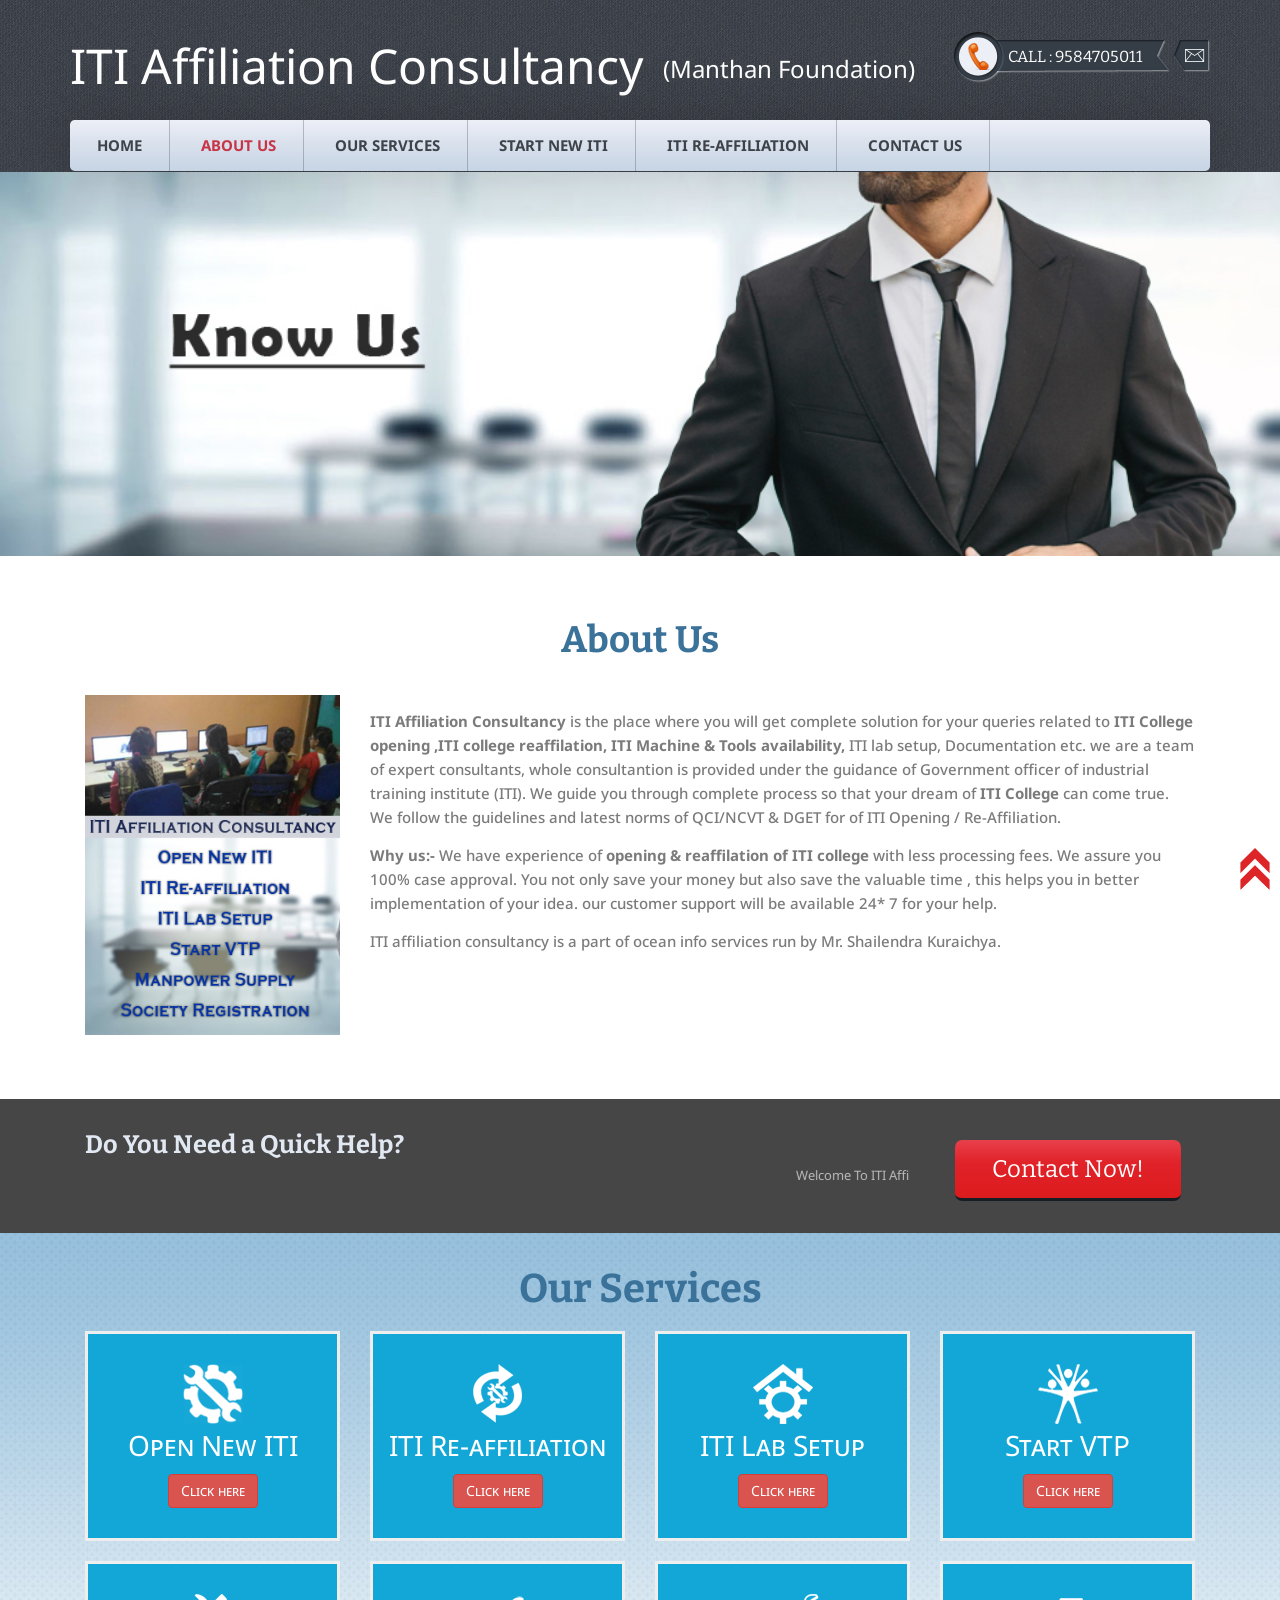
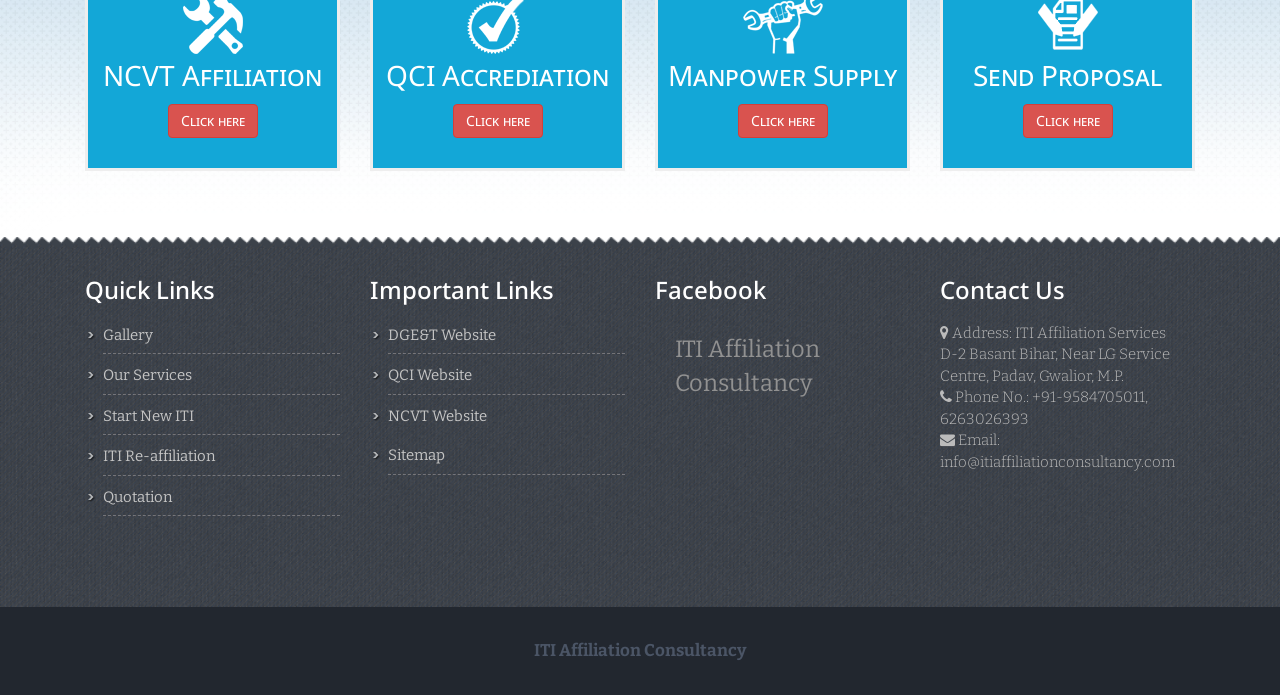
<file: about.html>
<!DOCTYPE html>
<html>
<head>
<title> ITI Affiliation Consultancy | ITI Consultancy | Start New ITI </title>
<meta name="viewport" content="width=device-width, initial-scale=1">
<meta http-equiv="Content-Type" content="text/html; charset=UTF-8" />
<meta name="keywords" content="" />
<script type="application/x-javascript"> addEventListener("load", function() { setTimeout(hideURLbar, 0); }, false); function hideURLbar(){ window.scrollTo(0,1); } </script>
<link href="css/bootstrap.css" rel='stylesheet' type='text/css' />
<link href="css/style.css" rel='stylesheet' type='text/css' />
<script src="js/jquery-1.11.0.min.js"></script>
<link href='http://fonts.googleapis.com/css?family=Droid+Sans:400,700' rel='stylesheet' type='text/css'>
<link href='http://fonts.googleapis.com/css?family=Bitter:400,700,400italic' rel='stylesheet' type='text/css'>
<!---- start-smoth-scrolling---->
<script type="text/javascript" src="js/move-top.js"></script>
<script type="text/javascript" src="js/easing.js"></script>
<script type="text/javascript">
			jQuery(document).ready(function($) {
				$(".scroll").click(function(event){		
					event.preventDefault();
					$('html,body').animate({scrollTop:$(this.hash).offset().top},1000);
				});
			});
		</script>
<!--start-smoth-scrolling-->
<!--start-top-nav-script-->
		<script>
			$(function() {
				var pull 		= $('#pull');
					menu 		= $('nav ul');
					menuHeight	= menu.height();
				$(pull).on('click', function(e) {
					e.preventDefault();
					menu.slideToggle();
				});
				$(window).resize(function(){
	        		var w = $(window).width();
	        		if(w > 320 && menu.is(':hidden')) {
	        			menu.removeAttr('style');
	        		}
	    		});
			});
		</script>
<!--End-top-nav-script-->
<script>
  (function(i,s,o,g,r,a,m){i['GoogleAnalyticsObject']=r;i[r]=i[r]||function(){
  (i[r].q=i[r].q||[]).push(arguments)},i[r].l=1*new Date();a=s.createElement(o),
  m=s.getElementsByTagName(o)[0];a.async=1;a.src=g;m.parentNode.insertBefore(a,m)
  })(window,document,'script','https://www.google-analytics.com/analytics.js','ga');

  ga('create', 'UA-68647720-1', 'auto');
  ga('send', 'pageview');

</script>
</head>
<body>
<!--start-header-->
	<div class="header" id="home">
		<div class="container">
			<div class="header-mian">
			<div class="head">
				<div class="logo">
					<a href="index.html">ITI Affiliation Consultancy</a>
				</div>
                <span style="display:inline-block; margin:20px; color:#fff; font-size:24px;">(Manthan Foundation)</span>
				<div class="call">
					<ul>
						<li><p>CALL : 9584705011</p></li>
						<li><p class="msg"><a href="#"><img src="images/msg.png" alt=""/></a></p></li>
					</ul>
				</div>
				<div class="clearfix"></div>
			</div>
			<div class="navigation">
				 	<span class="menu"></span> 
					<ul class="navig">
						<li><a href="index.html">HOME</a></li>
						<li><a href="about.html" class="active">ABOUT US </a></li>
						<li><a href="services.html">OUR SERVICES</a></li>
						<li><a href="start_new_iti.html">START NEW ITI</a></li>
						<li><a href="iti_reaffiliation.html">ITI RE-AFFILIATION</a></li>
						<li><a href="contact.html">CONTACT US</a></li>
					</ul>
				</div>
				</div>
			</div>
		</div>	
	<!-- script-for-menu -->
		 <script>
				$("span.menu").click(function(){
					$(" ul.navig").slideToggle("slow" , function(){
					});
				});
		 </script>
	<!-- script-for-menu -->
    <img src="images/slider/about.jpg" width="100%"/>
	<!--start-about-->
	<div class="about">
		<div class="container">
			<div class="about-main">
				<h3>About Us</h3>
				<div class="about-top">
					<div class="col-md-3 about-left">
						<img src="images/slider/s0.jpg" alt="" />
					</div>
					<div class="col-md-9 about-right">
						<p><b>ITI Affiliation Consultancy</b> is the place where you will get  complete solution for your queries related to <b>ITI College opening ,ITI college reaffilation, ITI  Machine & Tools availability,</b> ITI lab setup, Documentation etc. we are a team of expert consultants, whole consultantion is provided under the guidance of Government officer of industrial training institute (ITI). We  guide you through complete process so that your dream of <b>ITI College</b> can come true. We follow the guidelines and latest norms of QCI/NCVT & DGET for of  ITI Opening / Re-Affiliation. </p>
			<p><strong>Why us:-</strong> We have experience of <b>opening & reaffilation of ITI college</b> with less processing fees. We assure you 100% case approval. You not only save your money but also save the valuable time , this helps you in better implementation of your idea. our customer support will be available 24* 7 for your help.</p>
            <p>ITI affiliation consultancy is a part of ocean info services run by Mr. Shailendra Kuraichya.</p>
					</div>
					<div class="clearfix"></div>
				</div>
			</div>
		</div>
	</div>
	<!--end-about-->
	<!--start-need-->
	<div class="need">
		<div class="container">
			<div class="need-mian">
				<div class="col-md-9 need-left">
					<h3>Do You Need a Quick Help?</h3>
					<marquee behavior="scroll" direction="left">
                	<p>Welcome To ITI Affiliation Consultancy, consultancy for Opening New ITI, ITI Re-affiliation, NCVT Affiliation, QCI Accrediation, Machine & Tools Availability, ITI Lab Setup, ITI Website Design, VTP, Manpower supply, Society Registration and many more... </p>
            </marquee>

				</div>
				<div class="col-md-3 need-right">
					<a href="contact.html">Contact Now!</a>
				</div>
				<div class="clearfix"></div>
			</div>
		</div>
	</div>
	<!--end-need-->
	<!--start-banner-->
	<div class="banner">
		<div class="container">
			<div class="banner-main">
			<h3>Our Services</h3>
            <ul class="block">
                <li class="col-md-3">
                	<div class="box">
                    <figure><img src="images/file5.png" alt="" class="img"></figure>
                    <div class="caption">
                        <div class="txt1">Open New ITI</div>	
                        <a href="start_new_iti.html" class="btn btn-danger"> Click here</a>								
                    </div>
                    </div>
                </li>
                
                <li class="col-md-3">
                	<div class="box">
                    <figure><img src="images/file6.png" alt="" class="img"></figure>
                    <div class="caption">
                        <div class="txt1">ITI Re-affiliation</div>		
                        <a href="iti_reaffiliation.html" class="btn btn-danger"> Click here</a>								
                    </div>
                    </div>
                </li>
                
                <li class="col-md-3">
                	<div class="box">
                    <figure><img src="images/file7.png" alt="" class="img"></figure>
                    <div class="caption">
                        <div class="txt1">ITI Lab Setup</div>	
                        <a href="iti_lab_setup.html" class="btn btn-danger"> Click here</a>									
                    </div>
                    </div>
                </li>
                
                <li class="col-md-3">
                	<div class="box">
                    <figure><img src="images/file1.png" alt="" class="img"></figure>
                    <div class="caption">
                        <div class="txt1">Start VTP</div>	
                        <a href="services.html" class="btn btn-danger"> Click here</a>									
                    </div>
                    </div>
                </li>
            </ul>
            
            <ul class="block">
                <li class="col-md-3">
                	<div class="box">
                    <figure><img src="images/file2.png" alt="" class="img"></figure>
                    <div class="caption">
                        <div class="txt1">NCVT Affiliation</div>
                        <a href="services.html" class="btn btn-danger"> Click here</a>									
                    </div>
                    </div>
                </li>
                
                <li class="col-md-3">
                	<div class="box">
                    <figure><img src="images/file9.png" alt="" class="img"></figure>
                    <div class="caption">
                        <div class="txt1">QCI Accrediation</div>
                        <a href="services.html" class="btn btn-danger"> Click here</a>										
                    </div>
                    </div>
                </li>
                
                <li class="col-md-3">
                	<div class="box">
                    <figure><img src="images/file3.png" alt="" class="img"></figure>
                    <div class="caption">
                        <div class="txt1">Manpower Supply</div>	
                        <a href="contact.html" class="btn btn-danger"> Click here</a>								
                    </div>
                    </div>
                </li>
                
                <li class="col-md-3">
                	<div class="box">
                    <figure><img src="images/file8.png" alt="" class="img"></figure>
                    <div class="caption">
                        <div class="txt1">Send Proposal</div>
                        <a href="proposal.html" class="btn btn-danger"> Click here</a>										
                    </div>
                    </div>
                </li>
            </ul>

			</div>
		</div>
        <div class="clearfix"></div>
        <br /><br />
	</div>
	<!--end-banner-->

	<!--start-footer-->	
	<div class="footer">
		<div class="container">
			<div class="footer-top">
				<div class="col-md-3 footer-top-left ftr-one">
                <h3>Quick Links</h3>
					<ul>
						<li><a href="gallery.html">Gallery</a></li>
                        <li><a href="services.html">Our Services</a></li>
                        <li><a href="start_new_iti.html">Start New ITI</a></li>
                        <li><a href="iti_reaffiliation.html">ITI Re-affiliation</a></li>
                        <li><a href="quotation.html">Quotation</a></li>
					</ul>
				</div>
				<div class="col-md-3 footer-top-left ftr-two">
                <h3>Important Links</h3>
					<ul>
						<li><a href="http://dget.nabet.qci.org.in/" target="_blank">DGE&T Website</a></li>
						<li><a href="http://dget.nabet.qci.org.in/" target="_blank">QCI Website</a></li>
						<li><a href="http://dget.nabet.qci.org.in/" target="_blank">NCVT Website</a></li>
                        <li><a href="sitemap.xml">Sitemap</a></li>
					</ul>
				</div>
				<div class="col-md-3 footer-top-left ftr-tre">
                <h3>Facebook</h3>
<div id="fb-root"></div>
<script>(function(d, s, id) {
  var js, fjs = d.getElementsByTagName(s)[0];
  if (d.getElementById(id)) return;
  js = d.createElement(s); js.id = id;
  js.src = "//connect.facebook.net/en_US/sdk.js#xfbml=1&version=v2.7";
  fjs.parentNode.insertBefore(js, fjs);
}(document, 'script', 'facebook-jssdk'));</script>
<div class="fb-page" data-href="https://www.facebook.com/ITI-Affiliation-Consultancy-435093290015810" data-tabs="timeline" data-height="200" data-small-header="true" data-adapt-container-width="true" data-hide-cover="false" data-show-facepile="false"><blockquote cite="https://www.facebook.com/ITI-Affiliation-Consultancy-435093290015810" class="fb-xfbml-parse-ignore"><a href="https://www.facebook.com/ITI-Affiliation-Consultancy-435093290015810">ITI Affiliation Consultancy</a></blockquote></div>
				</div>
				<div class="col-md-3 footer-top-left">
                <h3>Contact Us</h3>
					<p>
				<i class="fa fa-map-marker"></i> Address: ITI Affiliation Services <br />
                D-2 Basant Bihar, Near LG Service Centre, Padav, Gwalior, M.P.<br />
				<i class="fa fa-phone"></i> Phone No.: +91-9584705011, 6263026393<br />
				<i class="fa fa-envelope"></i> Email: info@itiaffiliationconsultancy.com
			</p>

				</div>
				<div class="clearfix"></div>
			</div>
		</div>
	</div>
	<!--end-footer-->	
	<!--start-footer-bottom-->	
	<div class="footer-bottom">
		<div class="container">
			<div class="footer-text">
				<p>ITI Affiliation Consultancy</p>
			</div>
		</div>
		<script type="text/javascript">
									$(document).ready(function() {
										/*
										var defaults = {
								  			containerID: 'toTop', // fading element id
											containerHoverID: 'toTopHover', // fading element hover id
											scrollSpeed: 1200,
											easingType: 'linear' 
								 		};
										*/
										
										$().UItoTop({ easingType: 'easeOutQuart' });
										
									});
								</script>
		<a href="#home" id="toTop" class="scroll" style="display: block;"> <span id="toTopHover" style="opacity: 1;"> </span></a>
	</div>
	<!--end-footer-bottom-->				 
</body>
</html>
</file>
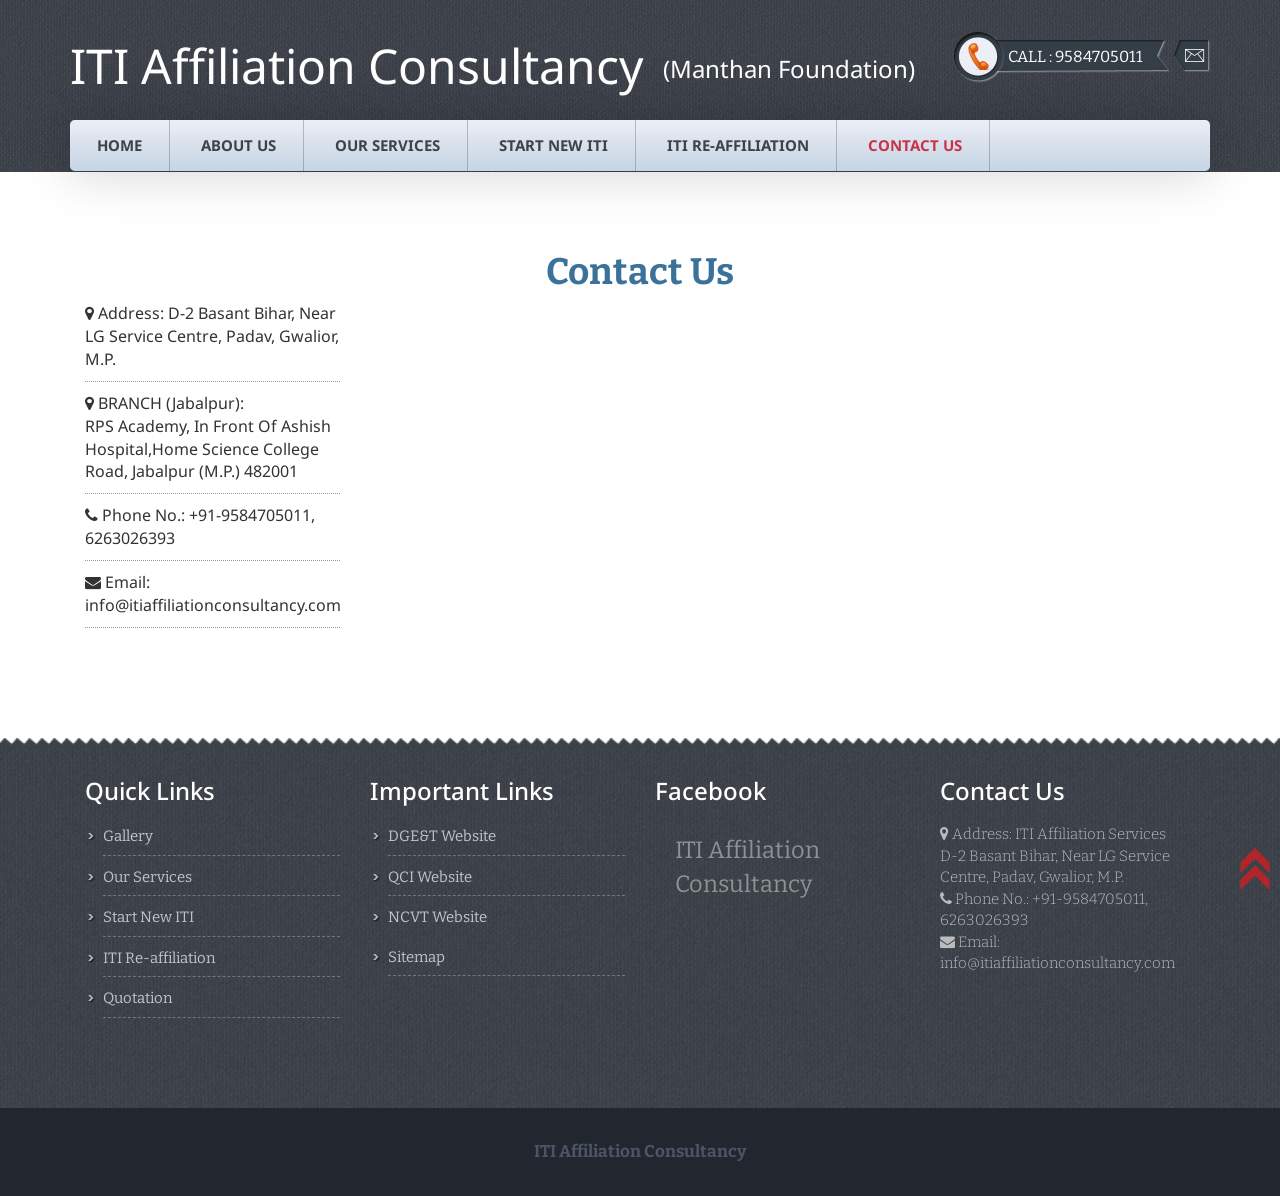
<file: contact.html>
<!DOCTYPE html>
<html>
<head>
<title> ITI Affiliation Consultancy | ITI Consultancy | ITI Consultant </title>
<meta name="viewport" content="width=device-width, initial-scale=1">
<meta http-equiv="Content-Type" content="text/html; charset=UTF-8" />
<meta name="keywords" content="" />
<script type="application/x-javascript"> addEventListener("load", function() { setTimeout(hideURLbar, 0); }, false); function hideURLbar(){ window.scrollTo(0,1); } </script>
<link href="css/bootstrap.css" rel='stylesheet' type='text/css' />
<link href="css/style.css" rel='stylesheet' type='text/css' />
<script src="js/jquery-1.11.0.min.js"></script>
<link href='http://fonts.googleapis.com/css?family=Droid+Sans:400,700' rel='stylesheet' type='text/css'>
<link href='http://fonts.googleapis.com/css?family=Bitter:400,700,400italic' rel='stylesheet' type='text/css'>
<!---- start-smoth-scrolling---->
<script type="text/javascript" src="js/move-top.js"></script>
<script type="text/javascript" src="js/easing.js"></script>
<script type="text/javascript">
			jQuery(document).ready(function($) {
				$(".scroll").click(function(event){		
					event.preventDefault();
					$('html,body').animate({scrollTop:$(this.hash).offset().top},1000);
				});
			});
		</script>
<!--start-smoth-scrolling-->
<!--start-top-nav-script-->
		<script>
			$(function() {
				var pull 		= $('#pull');
					menu 		= $('nav ul');
					menuHeight	= menu.height();
				$(pull).on('click', function(e) {
					e.preventDefault();
					menu.slideToggle();
				});
				$(window).resize(function(){
	        		var w = $(window).width();
	        		if(w > 320 && menu.is(':hidden')) {
	        			menu.removeAttr('style');
	        		}
	    		});
			});
		</script>
<!--End-top-nav-script-->
<script>
  (function(i,s,o,g,r,a,m){i['GoogleAnalyticsObject']=r;i[r]=i[r]||function(){
  (i[r].q=i[r].q||[]).push(arguments)},i[r].l=1*new Date();a=s.createElement(o),
  m=s.getElementsByTagName(o)[0];a.async=1;a.src=g;m.parentNode.insertBefore(a,m)
  })(window,document,'script','https://www.google-analytics.com/analytics.js','ga');

  ga('create', 'UA-68647720-1', 'auto');
  ga('send', 'pageview');

</script>
</head>
<body>
<!--start-header-->
	<div class="header" id="home">
		<div class="container">
			<div class="header-mian">
			<div class="head">
				<div class="logo">
					<a href="index.html">ITI Affiliation Consultancy</a>
				</div>
                <span style="display:inline-block; margin:20px; color:#fff; font-size:24px;">(Manthan Foundation)</span>
				<div class="call">
					<ul>
						<li><p>CALL : 9584705011</p></li>
						<li><p class="msg"><a href="#"><img src="images/msg.png" alt=""/></a></p></li>
					</ul>
				</div>
				<div class="clearfix"></div>
			</div>
			<div class="navigation">
				<div class="nav-shadow"> 
				 	<span class="menu"></span> 
					<ul class="navig">
						<li><a href="index.html">HOME</a></li>
						<li><a href="about.html">ABOUT US </a></li>
						<li><a href="services.html">OUR SERVICES</a></li>
						<li><a href="start_new_iti.html">START NEW ITI</a></li>
						<li><a href="iti_reaffiliation.html">ITI RE-AFFILIATION</a></li>
						<li><a href="contact.html" class="active">CONTACT US</a></li>
					</ul>
					</div>
				</div>
				</div>
			</div>
		</div>	
	<!-- script-for-menu -->
		 <script>
				$("span.menu").click(function(){
					$(" ul.navig").slideToggle("slow" , function(){
					});
				});
		 </script>
	<!-- script-for-menu -->
	<!--start-contact-->
	<div class="contact">
		<div class="container">
			<div class="contact-main">
				<h3>Contact Us</h3>
					<div class="col-md-3 about-left">
						<ul class="contact-info">
                            <li><i class="fa fa-map-marker"></i> Address: D-2 Basant Bihar, Near LG Service Centre, Padav, Gwalior, M.P. </li>
                            <li><i class="fa fa-map-marker"></i> BRANCH (Jabalpur):<br />
                            RPS Academy, In Front Of Ashish Hospital,Home Science College Road, Jabalpur (M.P.) 482001</li>
                            <li><i class="fa fa-phone"></i> Phone No.: +91-9584705011, 6263026393</li>
                            <li><i class="fa fa-envelope"></i> Email: info@itiaffiliationconsultancy.com </li>
						</ul>
					</div>
					<div class="col-md-9 about-right">
						<iframe src="contact.aspx" scrolling="no" class="contact2"></iframe>
					</div>
			</div>
		</div>
	</div>
	<!--end-contact-->		
	<!--start-footer-->	
	<div class="footer">
		<div class="container">
			<div class="footer-top">
				<div class="col-md-3 footer-top-left ftr-one">
                <h3>Quick Links</h3>
					<ul>
						<li><a href="gallery.html">Gallery</a></li>
                        <li><a href="services.html">Our Services</a></li>
                        <li><a href="start_new_iti.html">Start New ITI</a></li>
                        <li><a href="iti_reaffiliation.html">ITI Re-affiliation</a></li>
                        <li><a href="quotation.html">Quotation</a></li>
					</ul>
				</div>
				<div class="col-md-3 footer-top-left ftr-two">
                <h3>Important Links</h3>
					<ul>
						<li><a href="http://dget.nabet.qci.org.in/" target="_blank">DGE&T Website</a></li>
						<li><a href="http://dget.nabet.qci.org.in/" target="_blank">QCI Website</a></li>
						<li><a href="http://dget.nabet.qci.org.in/" target="_blank">NCVT Website</a></li>
                        <li><a href="sitemap.xml">Sitemap</a></li>
					</ul>
				</div>
				<div class="col-md-3 footer-top-left ftr-tre">
                <h3>Facebook</h3>
<div id="fb-root"></div>
<script>(function(d, s, id) {
  var js, fjs = d.getElementsByTagName(s)[0];
  if (d.getElementById(id)) return;
  js = d.createElement(s); js.id = id;
  js.src = "//connect.facebook.net/en_US/sdk.js#xfbml=1&version=v2.7";
  fjs.parentNode.insertBefore(js, fjs);
}(document, 'script', 'facebook-jssdk'));</script>
<div class="fb-page" data-href="https://www.facebook.com/ITI-Affiliation-Consultancy-435093290015810" data-tabs="timeline" data-height="200" data-small-header="true" data-adapt-container-width="true" data-hide-cover="false" data-show-facepile="false"><blockquote cite="https://www.facebook.com/ITI-Affiliation-Consultancy-435093290015810" class="fb-xfbml-parse-ignore"><a href="https://www.facebook.com/ITI-Affiliation-Consultancy-435093290015810">ITI Affiliation Consultancy</a></blockquote></div>
				</div>
				<div class="col-md-3 footer-top-left">
                <h3>Contact Us</h3>
					<p>
				<i class="fa fa-map-marker"></i> Address: ITI Affiliation Services <br />
                D-2 Basant Bihar, Near LG Service Centre, Padav, Gwalior, M.P.<br />
				<i class="fa fa-phone"></i> Phone No.: +91-9584705011, 6263026393<br />
				<i class="fa fa-envelope"></i> Email: info@itiaffiliationconsultancy.com
			</p>

				</div>
				<div class="clearfix"></div>
			</div>
		</div>
	</div>
	<!--end-footer-->	
	<!--start-footer-bottom-->	
	<div class="footer-bottom">
		<div class="container">
			<div class="footer-text">
				<p>ITI Affiliation Consultancy</p>
			</div>
		</div>
		<script type="text/javascript">
									$(document).ready(function() {
										/*
										var defaults = {
								  			containerID: 'toTop', // fading element id
											containerHoverID: 'toTopHover', // fading element hover id
											scrollSpeed: 1200,
											easingType: 'linear' 
								 		};
										*/
										
										$().UItoTop({ easingType: 'easeOutQuart' });
										
									});
								</script>
		<a href="#home" id="toTop" class="scroll" style="display: block;"> <span id="toTopHover" style="opacity: 1;"> </span></a>
	</div>
	<!--end-footer-bottom-->				 
</body>
</html>
</file>
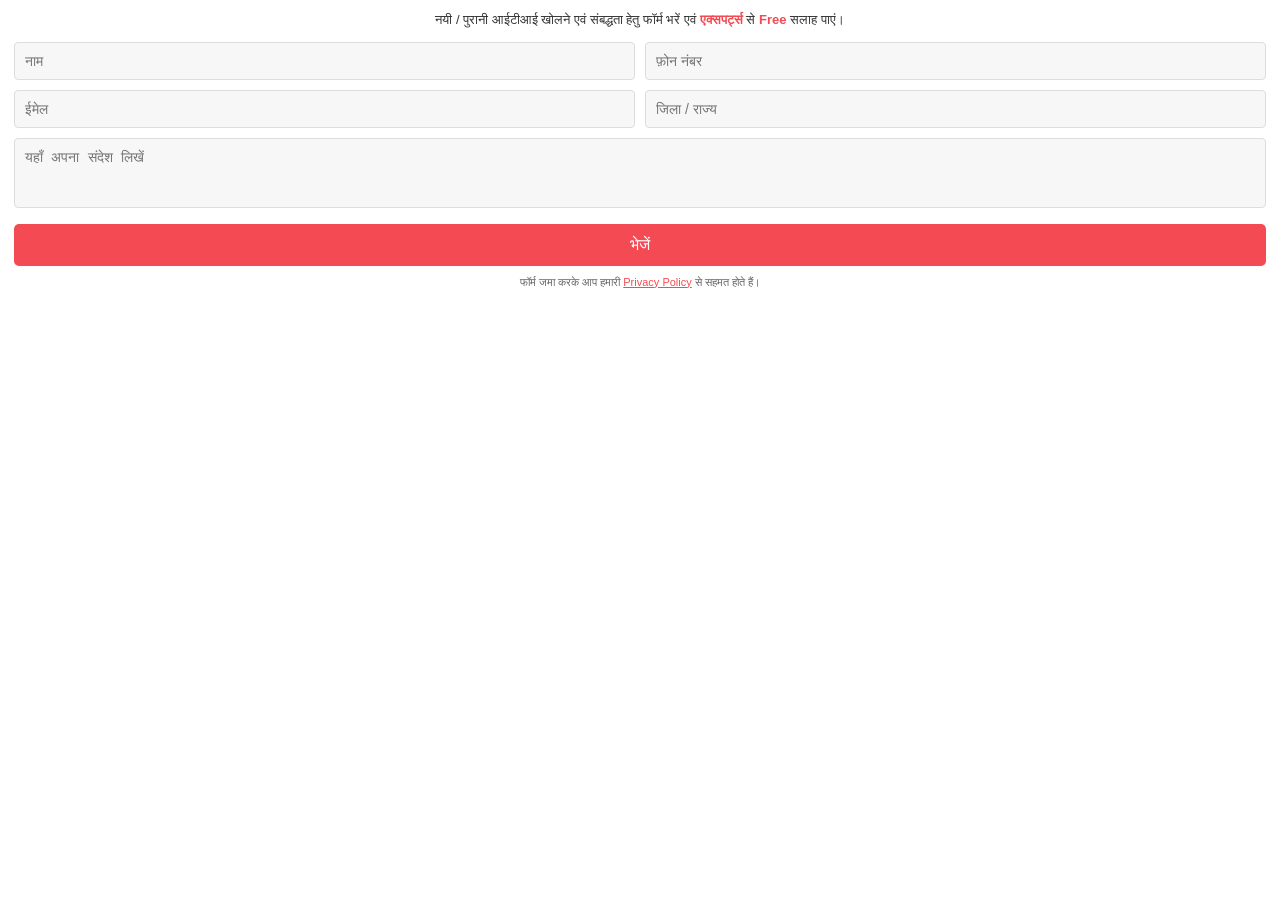
<file: enquiry-modal.html>
<!DOCTYPE html>
<html lang="hi">
<head>
<meta charset="UTF-8">
<meta name="viewport" content="width=device-width, initial-scale=1.0">
<title>Quick Enquiry</title>

<style>
*{margin:0;padding:0;box-sizing:border-box;}

html,body{
    font-family:Arial,sans-serif;
    background:transparent;
}

.wrap{
    padding:10px 14px 14px;
}

.info{
    text-align:center;
    font-size:13px;
    color:#333;
    line-height:1.5;
    margin-bottom:12px;
}

.info b{ color:#f34a53; }

.row{
    display:flex;
    gap:10px;
    margin-bottom:10px;
}

.row > div{ flex:1; }

input,textarea{
    width:100%;
    padding:10px;
    border:1px solid #ddd;
    background:#f7f7f7;
    border-radius:4px;
    font-size:14px;
}

textarea{ height:70px; resize:none; }

button{
    width:100%;
    background:#f34a53;
    color:#fff;
    border:none;
    padding:12px;
    font-size:16px;
    border-radius:5px;
    cursor:pointer;
    margin-top:2px;
}

button:hover{ background:#df3942; }
button:disabled{ background:#ccc; cursor:not-allowed; }

.privacy{
    text-align:center;
    margin-top:10px;
    font-size:11px;
    color:#666;
}
.privacy a{ color:#f34a53; }

/* honeypot: hidden from real users, bots fill it */
.hp-field{
    position:absolute;
    left:-9999px;
    top:-9999px;
    width:1px;height:1px;overflow:hidden;
}

@media(max-width:520px){
    .row{ flex-direction:column; gap:10px; }
}
</style>
</head>
<body>

<div class="wrap">

  <p class="info">
    नयी / पुरानी आईटीआई खोलने एवं संबद्धता हेतु फॉर्म भरें एवं
    <b>एक्सपर्ट्स</b> से <b>Free</b> सलाह पाएं।
  </p>

  <form id="enquiryForm">

    <!-- Web3Forms required + email settings -->
    <input type="hidden" name="access_key" value="4acc42f2-923a-4d59-a852-cf311f792331">
    <input type="hidden" name="subject" value="New ITI Enquiry (Popup / Google Ads)">
    <input type="hidden" name="from_name" value="ITI Affiliation Consultancy Website">

    <!-- honeypot -->
    <input type="checkbox" name="botcheck" class="hp-field" tabindex="-1" autocomplete="off">

    <div class="row">
      <div><input type="text" name="name" placeholder="नाम" required></div>
      <div><input type="tel" name="phone" placeholder="फ़ोन नंबर" required></div>
    </div>

    <div class="row">
      <div><input type="email" name="email" placeholder="ईमेल"></div>
      <div><input type="text" name="location" placeholder="जिला / राज्य"></div>
    </div>

    <div class="row">
      <div><textarea name="message" placeholder="यहाँ अपना संदेश लिखें"></textarea></div>
    </div>

    <button type="submit" id="submitBtn">भेजें</button>

    <p class="privacy">
      फॉर्म जमा करके आप हमारी
      <a href="privacy-policy.html" target="_blank">Privacy Policy</a>
      से सहमत होते हैं।
    </p>

  </form>

</div>

<script>
document.getElementById('enquiryForm').addEventListener('submit', async function(e) {
  e.preventDefault();

  const form = e.target;
  const btn = document.getElementById('submitBtn');

  btn.disabled = true;
  btn.textContent = 'भेजा जा रहा है...';

  const data = new FormData(form);

  try {
    const res = await fetch('https://api.web3forms.com/submit', {
      method: 'POST',
      body: data,
      headers: { 'Accept': 'application/json' }
    });

    const json = await res.json();

    if (json.success === true) {
      // This form lives inside an iframe (the popup). window.top navigates the
      // WHOLE browser tab to thank-you.html — not just the iframe — so the
      // Google Ads conversion tag on thank-you.html actually fires.
      window.top.location.replace('thank-you.html');
    } else {
      alert('कुछ गड़बड़ हुई: ' + (json.message || 'दोबारा कोशिश करें।'));
      btn.disabled = false;
      btn.textContent = 'भेजें';
    }

  } catch (err) {
    alert('नेटवर्क की समस्या है, दोबारा कोशिश करें।');
    btn.disabled = false;
    btn.textContent = 'भेजें';
  }
});
</script>

</body>
</html>
</file>
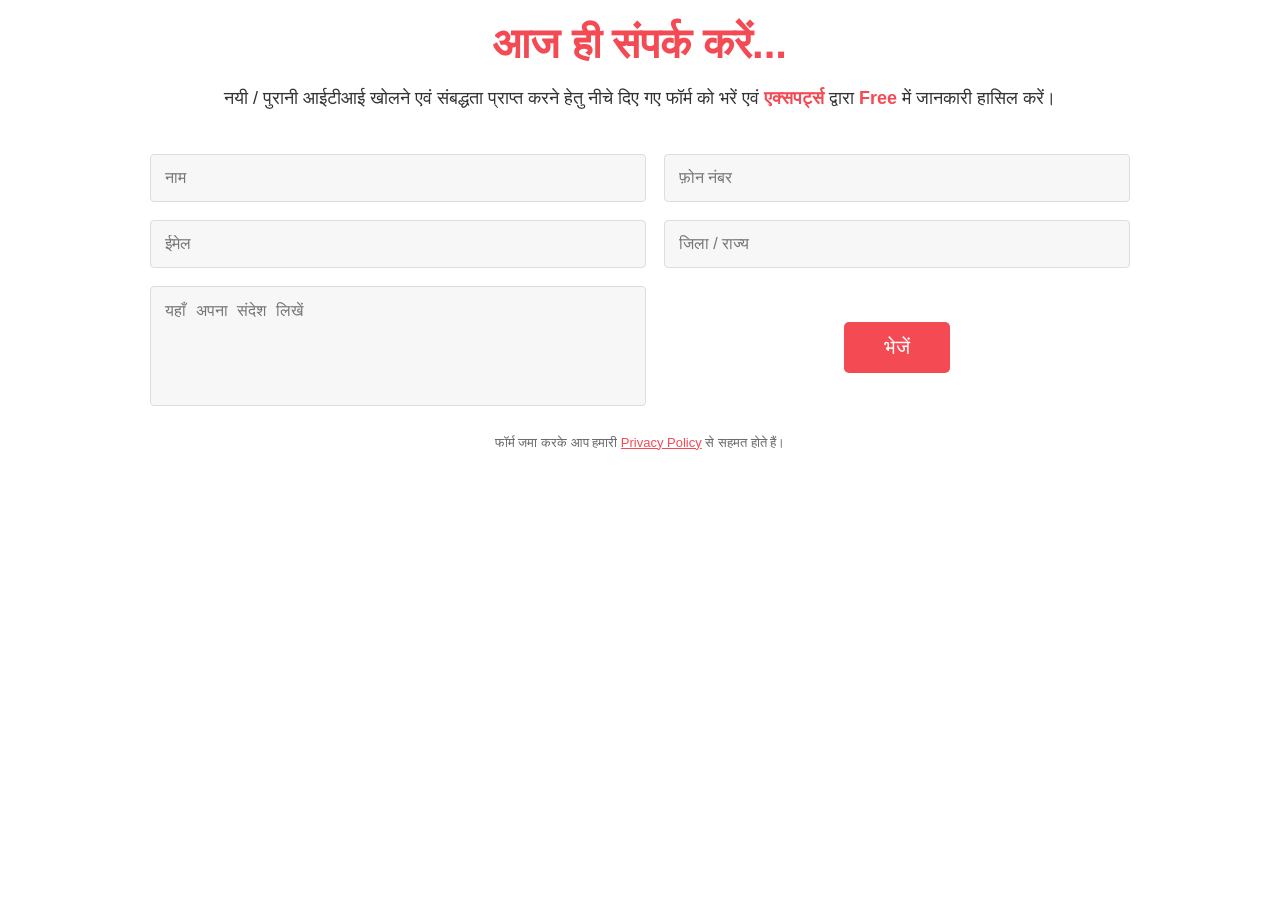
<file: enquiry.html>
﻿<!DOCTYPE html>
<html lang="hi">
<head>
<meta charset="UTF-8">
<meta name="viewport" content="width=device-width, initial-scale=1.0">
<title>Quick Enquiry</title>

<style>
*{margin:0;padding:0;box-sizing:border-box;}

body{
    font-family:Arial,sans-serif;
    background:#fff;
    padding:20px;
}

.container{
    max-width:1000px;
    margin:auto;
}

h2{
    text-align:center;
    color:#f34a53;
    font-size:42px;
    margin-bottom:15px;
}

.info{
    text-align:center;
    font-size:18px;
    color:#333;
    line-height:1.7;
    margin-bottom:30px;
}

.info b{
    color:#f34a53;
}

table{
    width:100%;
}

input,textarea{
    width:100%;
    padding:14px;
    border:1px solid #ddd;
    background:#f7f7f7;
    border-radius:4px;
    font-size:16px;
}

textarea{
    height:120px;
    resize:none;
}

button{
    background:#f34a53;
    color:#fff;
    border:none;
    padding:14px 40px;
    font-size:20px;
    border-radius:5px;
    cursor:pointer;
}

button:hover{
    background:#df3942;
}

button:disabled{
    background:#ccc;
    cursor:not-allowed;
}

.privacy{
    text-align:center;
    margin-top:15px;
    font-size:13px;
    color:#666;
}

.privacy a{
    color:#f34a53;
}

/* honeypot: hidden from real users, bots fill it */
.hp-field{
    position:absolute;
    left:-9999px;
    top:-9999px;
    width:1px;
    height:1px;
    overflow:hidden;
}

@media(max-width:768px){
    table,tbody,tr,td{
        display:block;
        width:100%;
    }

    td{
        padding:8px 0 !important;
    }

    h2{
        font-size:30px;
    }

    button{
        width:100%;
    }
}
</style>

</head>
<body>

<div class="container">

<h2>आज ही संपर्क करें...</h2>

<p class="info">
नयी / पुरानी आईटीआई खोलने एवं संबद्धता प्राप्त करने हेतु नीचे दिए गए फॉर्म को भरें एवं
<b>एक्सपर्ट्स</b> द्वारा <b>Free</b> में जानकारी हासिल करें।
</p>

<form id="enquiryForm">

  <!-- Web3Forms required + email settings -->
  <input type="hidden" name="access_key" value="4acc42f2-923a-4d59-a852-cf311f792331">
  <input type="hidden" name="subject" value="New ITI Enquiry (Google Ads)">
  <input type="hidden" name="from_name" value="ITI Affiliation Consultancy Website">

  <!-- honeypot: real users never see/fill this; bots do and get rejected -->
  <input type="checkbox" name="botcheck" class="hp-field" tabindex="-1" autocomplete="off">

  <table>
    <tbody>
      <tr>
        <td style="padding:8px;">
          <input type="text" name="name" placeholder="नाम" required>
        </td>
        <td style="padding:8px;">
          <input type="tel" name="phone" placeholder="फ़ोन नंबर" required>
        </td>
      </tr>

      <tr>
        <td style="padding:8px;">
          <input type="email" name="email" placeholder="ईमेल">
        </td>
        <td style="padding:8px;">
          <input type="text" name="location" placeholder="जिला / राज्य">
        </td>
      </tr>

      <tr>
        <td style="padding:8px;">
          <textarea name="message" placeholder="यहाँ अपना संदेश लिखें"></textarea>
        </td>
        <td style="padding:8px;text-align:center;vertical-align:middle;">
          <button type="submit" id="submitBtn">भेजें</button>
        </td>
      </tr>
    </tbody>
  </table>

  <p class="privacy">
    फॉर्म जमा करके आप हमारी
    <a href="privacy-policy.html" target="_blank">Privacy Policy</a>
    से सहमत होते हैं।
  </p>

</form>

</div>

<script>
document.getElementById('enquiryForm').addEventListener('submit', async function(e) {
  e.preventDefault();

  const form = e.target;
  const btn = document.getElementById('submitBtn');

  btn.disabled = true;
  btn.textContent = 'भेजा जा रहा है...';

  const data = new FormData(form);

  try {
    const res = await fetch('https://api.web3forms.com/submit', {
      method: 'POST',
      body: data,
      headers: { 'Accept': 'application/json' }
    });

    const json = await res.json();

    // Web3Forms returns { success: true } only on a real, accepted submission.
    // We redirect ONLY on confirmed success so the Google Ads conversion tag
    // on thank-you.html fires for genuine leads and never on failures.
    if (json.success === true) {
      window.location.replace('https://www.itiaffiliationconsultancy.com/thank-you.html');
    } else {
      alert('कुछ गड़बड़ हुई: ' + (json.message || 'दोबारा कोशिश करें।'));
      btn.disabled = false;
      btn.textContent = 'भेजें';
    }

  } catch (err) {
    // Network failure — never let a paid lead vanish silently; ask them to retry.
    alert('नेटवर्क की समस्या है, दोबारा कोशिश करें।');
    btn.disabled = false;
    btn.textContent = 'भेजें';
  }
});
</script>

</body>
</html>
</file>
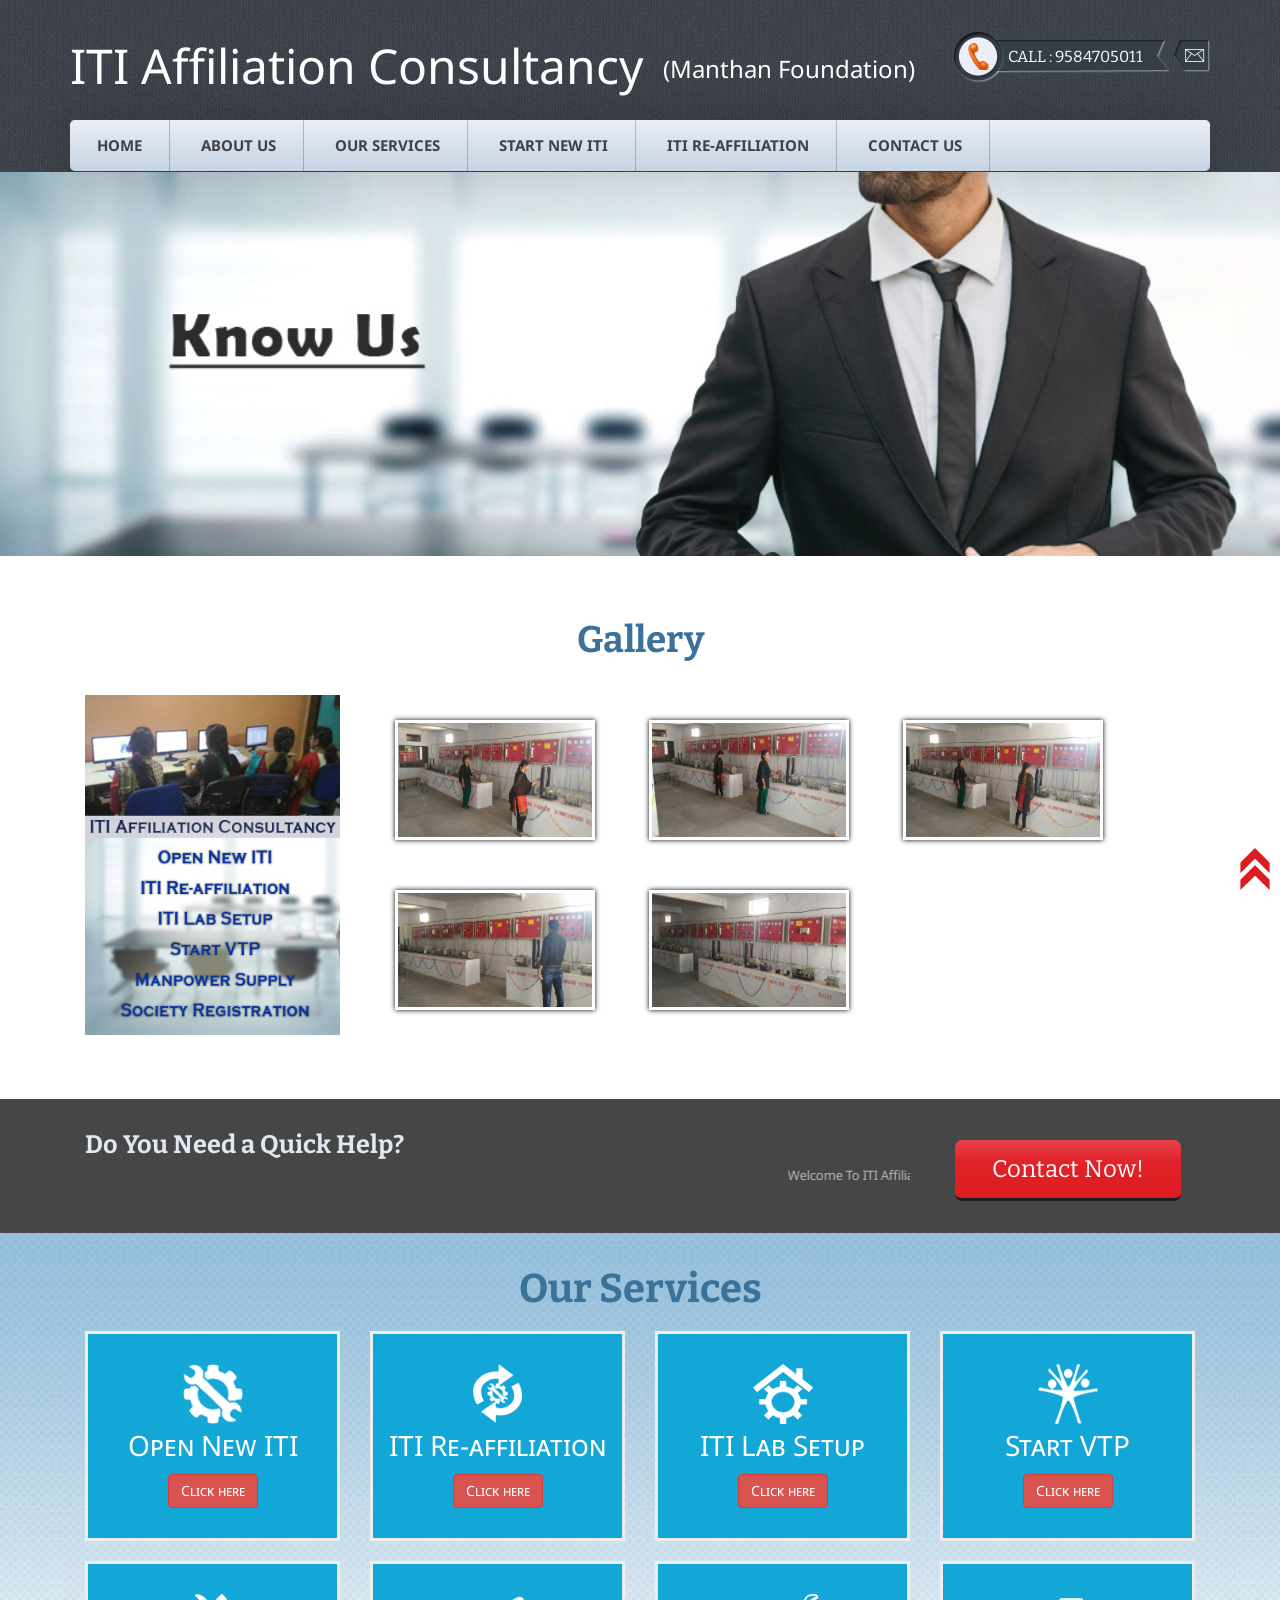
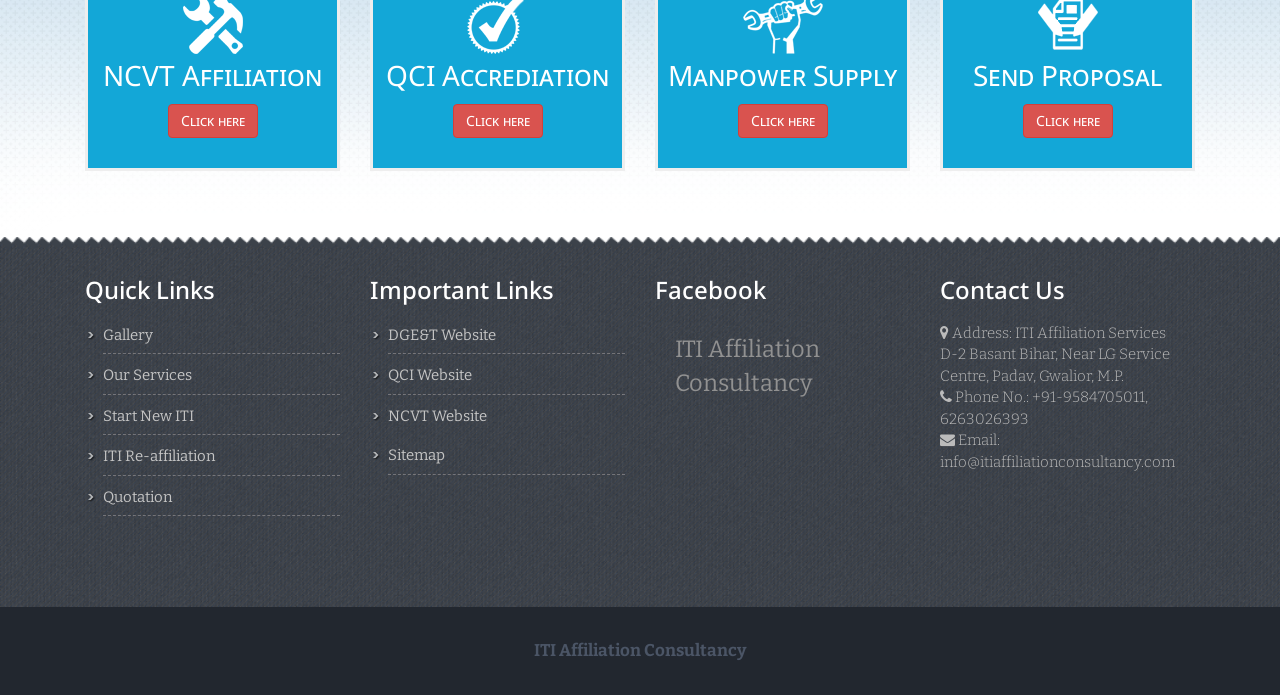
<file: gallery.html>
<!DOCTYPE html>
<html>
<head>
<title> ITI Affiliation Consultancy | ITI Consultancy | Start New ITI </title>
<meta name="viewport" content="width=device-width, initial-scale=1">
<meta http-equiv="Content-Type" content="text/html; charset=UTF-8" />
<meta name="keywords" content="" />
<script type="application/x-javascript"> addEventListener("load", function() { setTimeout(hideURLbar, 0); }, false); function hideURLbar(){ window.scrollTo(0,1); } </script>
<link href="css/bootstrap.css" rel='stylesheet' type='text/css' />
<link href="css/style.css" rel='stylesheet' type='text/css' />
<link rel="stylesheet" href="css/lightbox.css" type="text/css" media="screen" />
<script src="js/jquery-1.11.0.min.js"></script>
<link href='http://fonts.googleapis.com/css?family=Droid+Sans:400,700' rel='stylesheet' type='text/css'>
<link href='http://fonts.googleapis.com/css?family=Bitter:400,700,400italic' rel='stylesheet' type='text/css'>
<!---- start-smoth-scrolling---->
<script type="text/javascript" src="js/move-top.js"></script>
<script type="text/javascript" src="js/easing.js"></script>
<script type="text/javascript">
			jQuery(document).ready(function($) {
				$(".scroll").click(function(event){		
					event.preventDefault();
					$('html,body').animate({scrollTop:$(this.hash).offset().top},1000);
				});
			});
		</script>
<!--start-smoth-scrolling-->
<!--start-top-nav-script-->
		<script>
			$(function() {
				var pull 		= $('#pull');
					menu 		= $('nav ul');
					menuHeight	= menu.height();
				$(pull).on('click', function(e) {
					e.preventDefault();
					menu.slideToggle();
				});
				$(window).resize(function(){
	        		var w = $(window).width();
	        		if(w > 320 && menu.is(':hidden')) {
	        			menu.removeAttr('style');
	        		}
	    		});
			});
		</script>
<!--End-top-nav-script-->
<script type="text/javascript" src="js/prototype.js"></script>
<script type="text/javascript" src="js/scriptaculous.js?load=effects"></script>
<script type="text/javascript" src="js/lightbox.js"></script>
<script>
  (function(i,s,o,g,r,a,m){i['GoogleAnalyticsObject']=r;i[r]=i[r]||function(){
  (i[r].q=i[r].q||[]).push(arguments)},i[r].l=1*new Date();a=s.createElement(o),
  m=s.getElementsByTagName(o)[0];a.async=1;a.src=g;m.parentNode.insertBefore(a,m)
  })(window,document,'script','https://www.google-analytics.com/analytics.js','ga');

  ga('create', 'UA-68647720-1', 'auto');
  ga('send', 'pageview');

</script>
</head>
<body>
<!--start-header-->
	<div class="header" id="home">
		<div class="container">
			<div class="header-mian">
			<div class="head">
				<div class="logo">
					<a href="index.html">ITI Affiliation Consultancy</a>
				</div>
                <span style="display:inline-block; margin:20px; color:#fff; font-size:24px;">(Manthan Foundation)</span>
				<div class="call">
					<ul>
						<li><p>CALL : 9584705011</p></li>
						<li><p class="msg"><a href="#"><img src="images/msg.png" alt=""/></a></p></li>
					</ul>
				</div>
				<div class="clearfix"></div>
			</div>
			<div class="navigation">
				 	<span class="menu"></span> 
					<ul class="navig">
						<li><a href="index.html">HOME</a></li>
						<li><a href="about.html">ABOUT US </a></li>
						<li><a href="services.html">OUR SERVICES</a></li>
						<li><a href="start_new_iti.html">START NEW ITI</a></li>
						<li><a href="iti_reaffiliation.html">ITI RE-AFFILIATION</a></li>
						<li><a href="contact.html">CONTACT US</a></li>
					</ul>
				</div>
				</div>
			</div>
		</div>	
	<!-- script-for-menu -->
		 <script>
				$("span.menu").click(function(){
					$(" ul.navig").slideToggle("slow" , function(){
					});
				});
		 </script>
	<!-- script-for-menu -->
    <img src="images/slider/about.jpg" width="100%"/>
	<!--start-about-->
	<div class="about">
		<div class="container">
			<div class="about-main">
				<h3>Gallery</h3>
				<div class="about-top">
					<div class="col-md-3 about-left">
						<img src="images/slider/s0.jpg" alt="" />
					</div>
					<div class="col-md-9 about-right">
						<ul class="gallery">
                            <li> <a href="images/gallery/img1.jpg" rel="lightbox[roadtrip]"> <img src="images/gallery/img1.jpg" /> </a> </li>
                            <li> <a href="images/gallery/img2.jpg" rel="lightbox[roadtrip]"> <img src="images/gallery/img2.jpg" /> </a> </li>
                            <li> <a href="images/gallery/img3.jpg" rel="lightbox[roadtrip]"> <img src="images/gallery/img3.jpg" /> </a> </li>
                            
                            <li> <a href="images/gallery/img4.jpg" rel="lightbox[roadtrip]"> <img src="images/gallery/img4.jpg" /> </a> </li>
                            <li> <a href="images/gallery/img5.jpg" rel="lightbox[roadtrip]"> <img src="images/gallery/img5.jpg" /> </a> </li>
                        </ul>

					</div>
					<div class="clearfix"></div>
				</div>
			</div>
		</div>
	</div>
	<!--end-about-->
	<!--start-need-->
	<div class="need">
		<div class="container">
			<div class="need-mian">
				<div class="col-md-9 need-left">
					<h3>Do You Need a Quick Help?</h3>
					<marquee behavior="scroll" direction="left">
                	<p>Welcome To ITI Affiliation Consultancy, consultancy for Opening New ITI, ITI Re-affiliation, NCVT Affiliation, QCI Accrediation, Machine & Tools Availability, ITI Lab Setup, ITI Website Design, VTP, Manpower supply, Society Registration and many more... </p>
            </marquee>

				</div>
				<div class="col-md-3 need-right">
					<a href="contact.html">Contact Now!</a>
				</div>
				<div class="clearfix"></div>
			</div>
		</div>
	</div>
	<!--end-need-->
	<!--start-banner-->
	<div class="banner">
		<div class="container">
			<div class="banner-main">
			<h3>Our Services</h3>
            <ul class="block">
                <li class="col-md-3">
                	<div class="box">
                    <figure><img src="images/file5.png" alt="" class="img"></figure>
                    <div class="caption">
                        <div class="txt1">Open New ITI</div>	
                        <a href="start_new_iti.html" class="btn btn-danger"> Click here</a>								
                    </div>
                    </div>
                </li>
                
                <li class="col-md-3">
                	<div class="box">
                    <figure><img src="images/file6.png" alt="" class="img"></figure>
                    <div class="caption">
                        <div class="txt1">ITI Re-affiliation</div>		
                        <a href="iti_reaffiliation.html" class="btn btn-danger"> Click here</a>								
                    </div>
                    </div>
                </li>
                
                <li class="col-md-3">
                	<div class="box">
                    <figure><img src="images/file7.png" alt="" class="img"></figure>
                    <div class="caption">
                        <div class="txt1">ITI Lab Setup</div>	
                        <a href="iti_lab_setup.html" class="btn btn-danger"> Click here</a>									
                    </div>
                    </div>
                </li>
                
                <li class="col-md-3">
                	<div class="box">
                    <figure><img src="images/file1.png" alt="" class="img"></figure>
                    <div class="caption">
                        <div class="txt1">Start VTP</div>	
                        <a href="services.html" class="btn btn-danger"> Click here</a>									
                    </div>
                    </div>
                </li>
            </ul>
            
            <ul class="block">
                <li class="col-md-3">
                	<div class="box">
                    <figure><img src="images/file2.png" alt="" class="img"></figure>
                    <div class="caption">
                        <div class="txt1">NCVT Affiliation</div>
                        <a href="services.html" class="btn btn-danger"> Click here</a>									
                    </div>
                    </div>
                </li>
                
                <li class="col-md-3">
                	<div class="box">
                    <figure><img src="images/file9.png" alt="" class="img"></figure>
                    <div class="caption">
                        <div class="txt1">QCI Accrediation</div>
                        <a href="services.html" class="btn btn-danger"> Click here</a>										
                    </div>
                    </div>
                </li>
                
                <li class="col-md-3">
                	<div class="box">
                    <figure><img src="images/file3.png" alt="" class="img"></figure>
                    <div class="caption">
                        <div class="txt1">Manpower Supply</div>	
                        <a href="contact.html" class="btn btn-danger"> Click here</a>								
                    </div>
                    </div>
                </li>
                
                <li class="col-md-3">
                	<div class="box">
                    <figure><img src="images/file8.png" alt="" class="img"></figure>
                    <div class="caption">
                        <div class="txt1">Send Proposal</div>
                        <a href="proposal.html" class="btn btn-danger"> Click here</a>										
                    </div>
                    </div>
                </li>
            </ul>

			</div>
		</div>
        <div class="clearfix"></div>
        <br /><br />
	</div>
	<!--end-banner-->

	<!--start-footer-->	
	<div class="footer">
		<div class="container">
			<div class="footer-top">
				<div class="col-md-3 footer-top-left ftr-one">
                <h3>Quick Links</h3>
					<ul>
						<li><a href="gallery.html">Gallery</a></li>
                        <li><a href="services.html">Our Services</a></li>
                        <li><a href="start_new_iti.html">Start New ITI</a></li>
                        <li><a href="iti_reaffiliation.html">ITI Re-affiliation</a></li>
                        <li><a href="quotation.html">Quotation</a></li>
					</ul>
				</div>
				<div class="col-md-3 footer-top-left ftr-two">
                <h3>Important Links</h3>
					<ul>
						<li><a href="http://dget.nabet.qci.org.in/" target="_blank">DGE&T Website</a></li>
						<li><a href="http://dget.nabet.qci.org.in/" target="_blank">QCI Website</a></li>
						<li><a href="http://dget.nabet.qci.org.in/" target="_blank">NCVT Website</a></li>
                        <li><a href="sitemap.xml">Sitemap</a></li>
					</ul>
				</div>
				<div class="col-md-3 footer-top-left ftr-tre">
                <h3>Facebook</h3>
<div id="fb-root"></div>
<script>(function(d, s, id) {
  var js, fjs = d.getElementsByTagName(s)[0];
  if (d.getElementById(id)) return;
  js = d.createElement(s); js.id = id;
  js.src = "//connect.facebook.net/en_US/sdk.js#xfbml=1&version=v2.7";
  fjs.parentNode.insertBefore(js, fjs);
}(document, 'script', 'facebook-jssdk'));</script>
<div class="fb-page" data-href="https://www.facebook.com/ITI-Affiliation-Consultancy-435093290015810" data-tabs="timeline" data-height="200" data-small-header="true" data-adapt-container-width="true" data-hide-cover="false" data-show-facepile="false"><blockquote cite="https://www.facebook.com/ITI-Affiliation-Consultancy-435093290015810" class="fb-xfbml-parse-ignore"><a href="https://www.facebook.com/ITI-Affiliation-Consultancy-435093290015810">ITI Affiliation Consultancy</a></blockquote></div>
				</div>
				<div class="col-md-3 footer-top-left">
                <h3>Contact Us</h3>
					<p>
				<i class="fa fa-map-marker"></i> Address: ITI Affiliation Services <br />
                D-2 Basant Bihar, Near LG Service Centre, Padav, Gwalior, M.P.<br />
				<i class="fa fa-phone"></i> Phone No.: +91-9584705011, 6263026393<br />
				<i class="fa fa-envelope"></i> Email: info@itiaffiliationconsultancy.com
			</p>

				</div>
				<div class="clearfix"></div>
			</div>
		</div>
	</div>
	<!--end-footer-->	
	<!--start-footer-bottom-->	
	<div class="footer-bottom">
		<div class="container">
			<div class="footer-text">
				<p>ITI Affiliation Consultancy</p>
			</div>
		</div>
		<script type="text/javascript">
									$(document).ready(function() {
										/*
										var defaults = {
								  			containerID: 'toTop', // fading element id
											containerHoverID: 'toTopHover', // fading element hover id
											scrollSpeed: 1200,
											easingType: 'linear' 
								 		};
										*/
										
										$().UItoTop({ easingType: 'easeOutQuart' });
										
									});
								</script>
		<a href="#home" id="toTop" class="scroll" style="display: block;"> <span id="toTopHover" style="opacity: 1;"> </span></a>
	</div>
	<!--end-footer-bottom-->				 


</body>
</html>
</file>
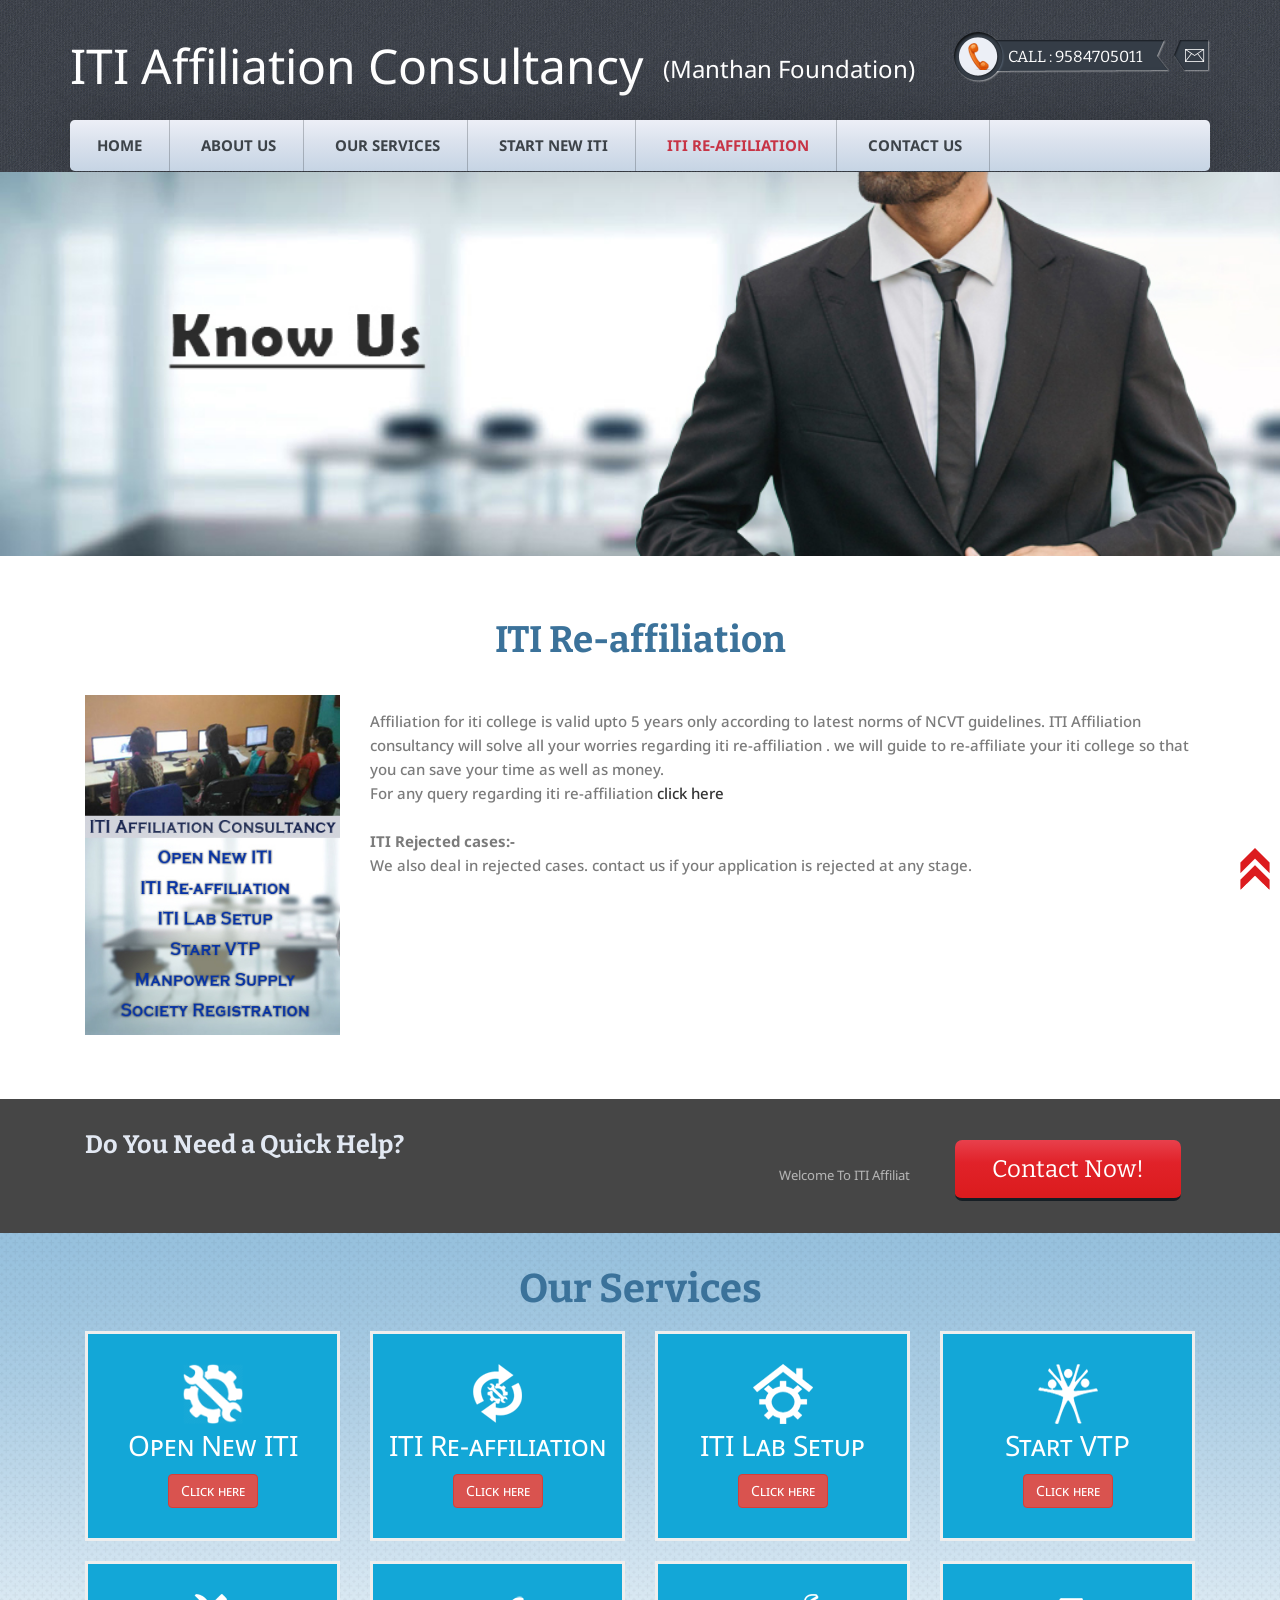
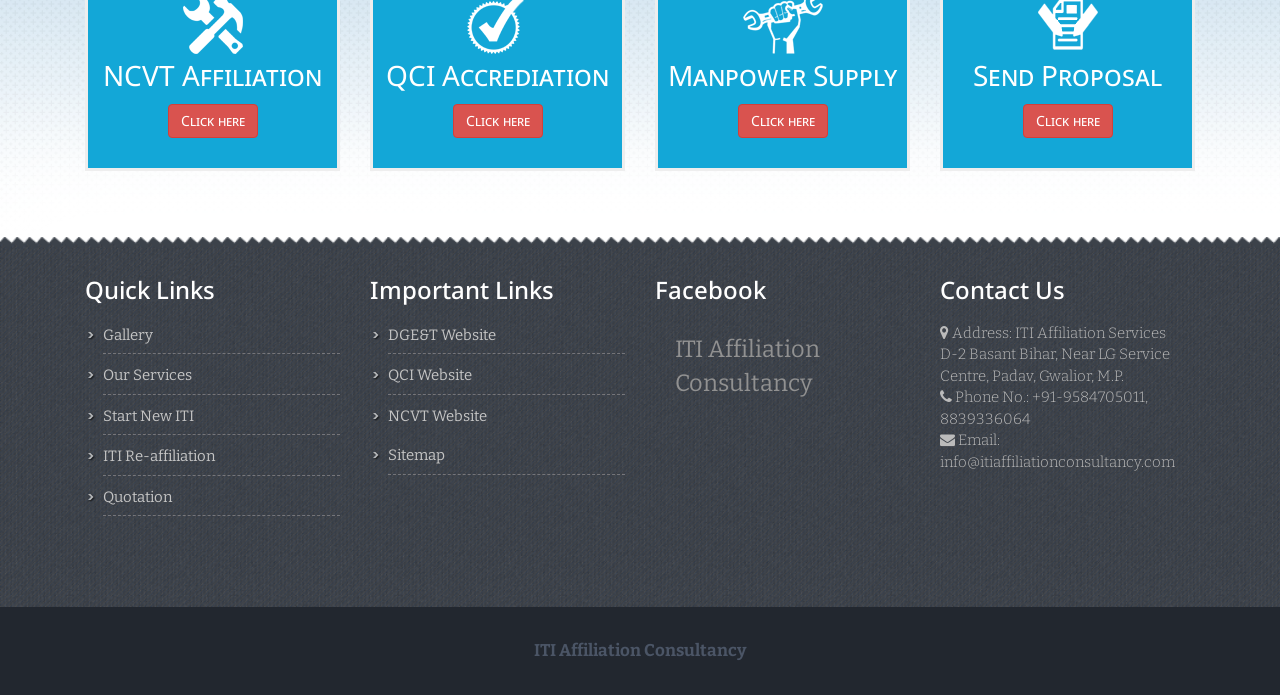
<file: iti_reaffiliation.html>
<!DOCTYPE html>
<html>
<head>
<title> ITI Affiliation Consultancy | ITI Consultancy | Start New ITI </title>
<meta name="viewport" content="width=device-width, initial-scale=1">
<meta http-equiv="Content-Type" content="text/html; charset=UTF-8" />
<meta name="keywords" content="" />
<script type="application/x-javascript"> addEventListener("load", function() { setTimeout(hideURLbar, 0); }, false); function hideURLbar(){ window.scrollTo(0,1); } </script>
<link href="css/bootstrap.css" rel='stylesheet' type='text/css' />
<link href="css/style.css" rel='stylesheet' type='text/css' />
<script src="js/jquery-1.11.0.min.js"></script>
<link href='http://fonts.googleapis.com/css?family=Droid+Sans:400,700' rel='stylesheet' type='text/css'>
<link href='http://fonts.googleapis.com/css?family=Bitter:400,700,400italic' rel='stylesheet' type='text/css'>
<!---- start-smoth-scrolling---->
<script type="text/javascript" src="js/move-top.js"></script>
<script type="text/javascript" src="js/easing.js"></script>
<script type="text/javascript">
			jQuery(document).ready(function($) {
				$(".scroll").click(function(event){		
					event.preventDefault();
					$('html,body').animate({scrollTop:$(this.hash).offset().top},1000);
				});
			});
		</script>
<!--start-smoth-scrolling-->
<!--start-top-nav-script-->
		<script>
			$(function() {
				var pull 		= $('#pull');
					menu 		= $('nav ul');
					menuHeight	= menu.height();
				$(pull).on('click', function(e) {
					e.preventDefault();
					menu.slideToggle();
				});
				$(window).resize(function(){
	        		var w = $(window).width();
	        		if(w > 320 && menu.is(':hidden')) {
	        			menu.removeAttr('style');
	        		}
	    		});
			});
		</script>
<!--End-top-nav-script-->
<script>
  (function(i,s,o,g,r,a,m){i['GoogleAnalyticsObject']=r;i[r]=i[r]||function(){
  (i[r].q=i[r].q||[]).push(arguments)},i[r].l=1*new Date();a=s.createElement(o),
  m=s.getElementsByTagName(o)[0];a.async=1;a.src=g;m.parentNode.insertBefore(a,m)
  })(window,document,'script','https://www.google-analytics.com/analytics.js','ga');

  ga('create', 'UA-68647720-1', 'auto');
  ga('send', 'pageview');

</script>
</head>
<body>
<!--start-header-->
	<div class="header" id="home">
		<div class="container">
			<div class="header-mian">
			<div class="head">
				<div class="logo">
					<a href="index.html">ITI Affiliation Consultancy</a>
				</div>
                <span style="display:inline-block; margin:20px; color:#fff; font-size:24px;">(Manthan Foundation)</span>
				<div class="call">
					<ul>
						<li><p>CALL : 9584705011</p></li>
						<li><p class="msg"><a href="#"><img src="images/msg.png" alt=""/></a></p></li>
					</ul>
				</div>
				<div class="clearfix"></div>
			</div>
			<div class="navigation">
				 	<span class="menu"></span> 
					<ul class="navig">
						<li><a href="index.html">HOME</a></li>
						<li><a href="about.html">ABOUT US </a></li>
						<li><a href="services.html">OUR SERVICES</a></li>
						<li><a href="start_new_iti.html">START NEW ITI</a></li>
						<li><a href="iti_reaffiliation.html" class="active">ITI RE-AFFILIATION</a></li>
						<li><a href="contact.html">CONTACT US</a></li>
					</ul>
				</div>
				</div>
			</div>
		</div>	
	<!-- script-for-menu -->
		 <script>
				$("span.menu").click(function(){
					$(" ul.navig").slideToggle("slow" , function(){
					});
				});
		 </script>
	<!-- script-for-menu -->
    <img src="images/slider/about.jpg" width="100%"/>
	<!--start-about-->
	<div class="about">
		<div class="container">
			<div class="about-main">
				<h3>ITI Re-affiliation</h3>
				<div class="about-top">
					<div class="col-md-3 about-left">
						<img src="images/slider/s0.jpg" alt="" />
					</div>
					<div class="col-md-9 about-right">
						<p>Affiliation for iti college is valid upto 5 years only according to latest norms of NCVT guidelines.  ITI Affiliation consultancy will solve all your worries regarding iti re-affiliation . we will guide to re-affiliate your iti college so that you can save your time as well as money.<br />
			For any query regarding iti re-affiliation <a href="" style="color:#333;">click here</a><br /><br />
			<strong>ITI Rejected cases:-</strong><br />
			We also deal in rejected cases. contact us if your application is rejected at any stage.</p>

					</div>
					<div class="clearfix"></div>
				</div>
			</div>
		</div>
	</div>
	<!--end-about-->
	<!--start-need-->
	<div class="need">
		<div class="container">
			<div class="need-mian">
				<div class="col-md-9 need-left">
					<h3>Do You Need a Quick Help?</h3>
					<marquee behavior="scroll" direction="left">
                	<p>Welcome To ITI Affiliation Consultancy, consultancy for Opening New ITI, ITI Re-affiliation, NCVT Affiliation, QCI Accrediation, Machine & Tools Availability, ITI Lab Setup, ITI Website Design, VTP, Manpower supply, Society Registration and many more... </p>
            </marquee>

				</div>
				<div class="col-md-3 need-right">
					<a href="contact.html">Contact Now!</a>
				</div>
				<div class="clearfix"></div>
			</div>
		</div>
	</div>
	<!--end-need-->
	<!--start-banner-->
	<div class="banner">
		<div class="container">
			<div class="banner-main">
			<h3>Our Services</h3>
            <ul class="block">
                <li class="col-md-3">
                	<div class="box">
                    <figure><img src="images/file5.png" alt="" class="img"></figure>
                    <div class="caption">
                        <div class="txt1">Open New ITI</div>	
                        <a href="start_new_iti.html" class="btn btn-danger"> Click here</a>								
                    </div>
                    </div>
                </li>
                
                <li class="col-md-3">
                	<div class="box">
                    <figure><img src="images/file6.png" alt="" class="img"></figure>
                    <div class="caption">
                        <div class="txt1">ITI Re-affiliation</div>		
                        <a href="iti_reaffiliation.html" class="btn btn-danger"> Click here</a>								
                    </div>
                    </div>
                </li>
                
                <li class="col-md-3">
                	<div class="box">
                    <figure><img src="images/file7.png" alt="" class="img"></figure>
                    <div class="caption">
                        <div class="txt1">ITI Lab Setup</div>	
                        <a href="iti_lab_setup.html" class="btn btn-danger"> Click here</a>									
                    </div>
                    </div>
                </li>
                
                <li class="col-md-3">
                	<div class="box">
                    <figure><img src="images/file1.png" alt="" class="img"></figure>
                    <div class="caption">
                        <div class="txt1">Start VTP</div>	
                        <a href="services.html" class="btn btn-danger"> Click here</a>									
                    </div>
                    </div>
                </li>
            </ul>
            
            <ul class="block">
                <li class="col-md-3">
                	<div class="box">
                    <figure><img src="images/file2.png" alt="" class="img"></figure>
                    <div class="caption">
                        <div class="txt1">NCVT Affiliation</div>
                        <a href="services.html" class="btn btn-danger"> Click here</a>									
                    </div>
                    </div>
                </li>
                
                <li class="col-md-3">
                	<div class="box">
                    <figure><img src="images/file9.png" alt="" class="img"></figure>
                    <div class="caption">
                        <div class="txt1">QCI Accrediation</div>
                        <a href="services.html" class="btn btn-danger"> Click here</a>										
                    </div>
                    </div>
                </li>
                
                <li class="col-md-3">
                	<div class="box">
                    <figure><img src="images/file3.png" alt="" class="img"></figure>
                    <div class="caption">
                        <div class="txt1">Manpower Supply</div>	
                        <a href="contact.html" class="btn btn-danger"> Click here</a>								
                    </div>
                    </div>
                </li>
                
                <li class="col-md-3">
                	<div class="box">
                    <figure><img src="images/file8.png" alt="" class="img"></figure>
                    <div class="caption">
                        <div class="txt1">Send Proposal</div>
                        <a href="proposal.html" class="btn btn-danger"> Click here</a>										
                    </div>
                    </div>
                </li>
            </ul>

			</div>
		</div>
        <div class="clearfix"></div>
        <br /><br />
	</div>
	<!--end-banner-->

	<!--start-footer-->	
	<div class="footer">
		<div class="container">
			<div class="footer-top">
				<div class="col-md-3 footer-top-left ftr-one">
                <h3>Quick Links</h3>
					<ul>
						<li><a href="gallery.html">Gallery</a></li>
                        <li><a href="services.html">Our Services</a></li>
                        <li><a href="start_new_iti.html">Start New ITI</a></li>
                        <li><a href="iti_reaffiliation.html">ITI Re-affiliation</a></li>
                        <li><a href="quotation.html">Quotation</a></li>
					</ul>
				</div>
				<div class="col-md-3 footer-top-left ftr-two">
                <h3>Important Links</h3>
					<ul>
						<li><a href="http://dget.nabet.qci.org.in/" target="_blank">DGE&T Website</a></li>
						<li><a href="http://dget.nabet.qci.org.in/" target="_blank">QCI Website</a></li>
						<li><a href="http://dget.nabet.qci.org.in/" target="_blank">NCVT Website</a></li>
                        <li><a href="sitemap.xml">Sitemap</a></li>
					</ul>
				</div>
				<div class="col-md-3 footer-top-left ftr-tre">
                <h3>Facebook</h3>
<div id="fb-root"></div>
<script>(function(d, s, id) {
  var js, fjs = d.getElementsByTagName(s)[0];
  if (d.getElementById(id)) return;
  js = d.createElement(s); js.id = id;
  js.src = "//connect.facebook.net/en_US/sdk.js#xfbml=1&version=v2.7";
  fjs.parentNode.insertBefore(js, fjs);
}(document, 'script', 'facebook-jssdk'));</script>
<div class="fb-page" data-href="https://www.facebook.com/ITI-Affiliation-Consultancy-435093290015810" data-tabs="timeline" data-height="200" data-small-header="true" data-adapt-container-width="true" data-hide-cover="false" data-show-facepile="false"><blockquote cite="https://www.facebook.com/ITI-Affiliation-Consultancy-435093290015810" class="fb-xfbml-parse-ignore"><a href="https://www.facebook.com/ITI-Affiliation-Consultancy-435093290015810">ITI Affiliation Consultancy</a></blockquote></div>
				</div>
				<div class="col-md-3 footer-top-left">
                <h3>Contact Us</h3>
					<p>
				<i class="fa fa-map-marker"></i> Address: ITI Affiliation Services <br />
                D-2 Basant Bihar, Near LG Service Centre, Padav, Gwalior, M.P.<br />
				<i class="fa fa-phone"></i> Phone No.: +91-9584705011, 8839336064<br />
				<i class="fa fa-envelope"></i> Email: info@itiaffiliationconsultancy.com
			</p>

				</div>
				<div class="clearfix"></div>
			</div>
		</div>
	</div>
	<!--end-footer-->	
	<!--start-footer-bottom-->	
	<div class="footer-bottom">
		<div class="container">
			<div class="footer-text">
				<p>ITI Affiliation Consultancy</p>
			</div>
		</div>
		<script type="text/javascript">
									$(document).ready(function() {
										/*
										var defaults = {
								  			containerID: 'toTop', // fading element id
											containerHoverID: 'toTopHover', // fading element hover id
											scrollSpeed: 1200,
											easingType: 'linear' 
								 		};
										*/
										
										$().UItoTop({ easingType: 'easeOutQuart' });
										
									});
								</script>
		<a href="#home" id="toTop" class="scroll" style="display: block;"> <span id="toTopHover" style="opacity: 1;"> </span></a>
	</div>
	<!--end-footer-bottom-->				 
</body>
</html>
</file>
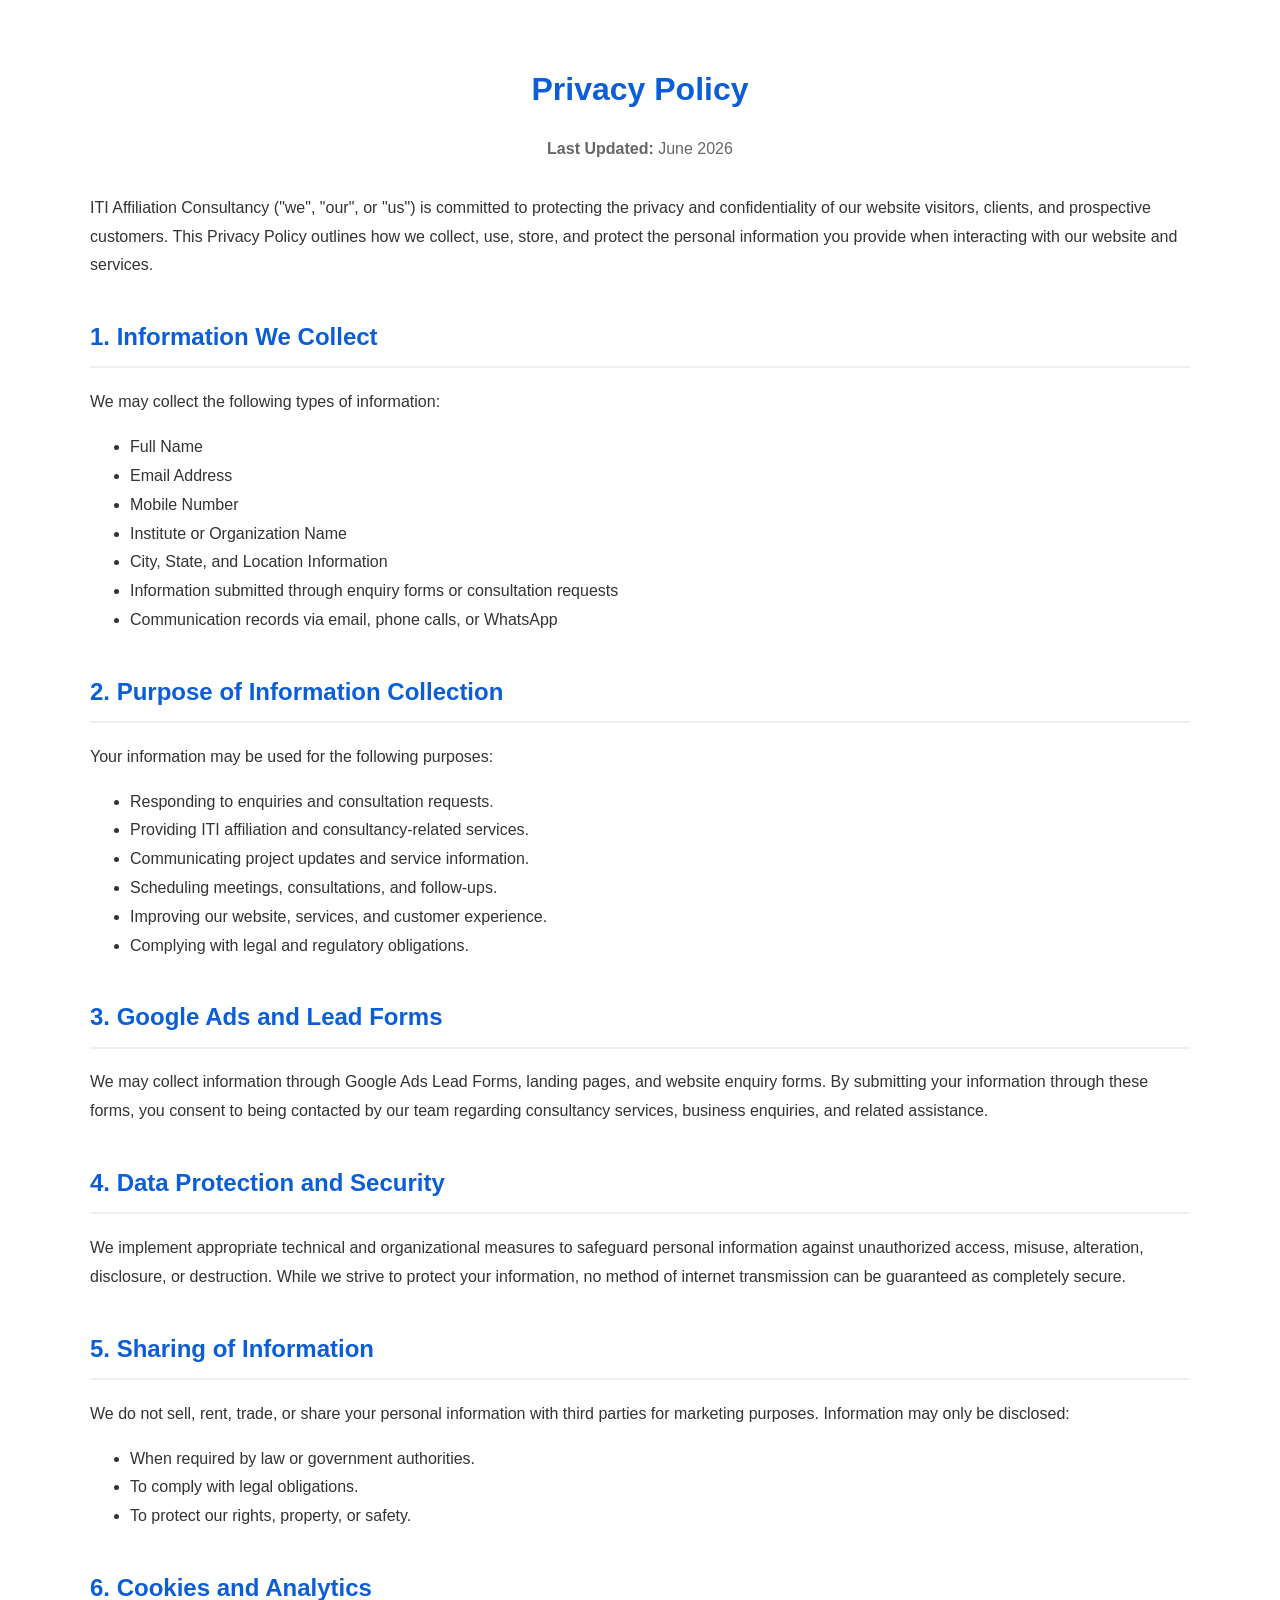
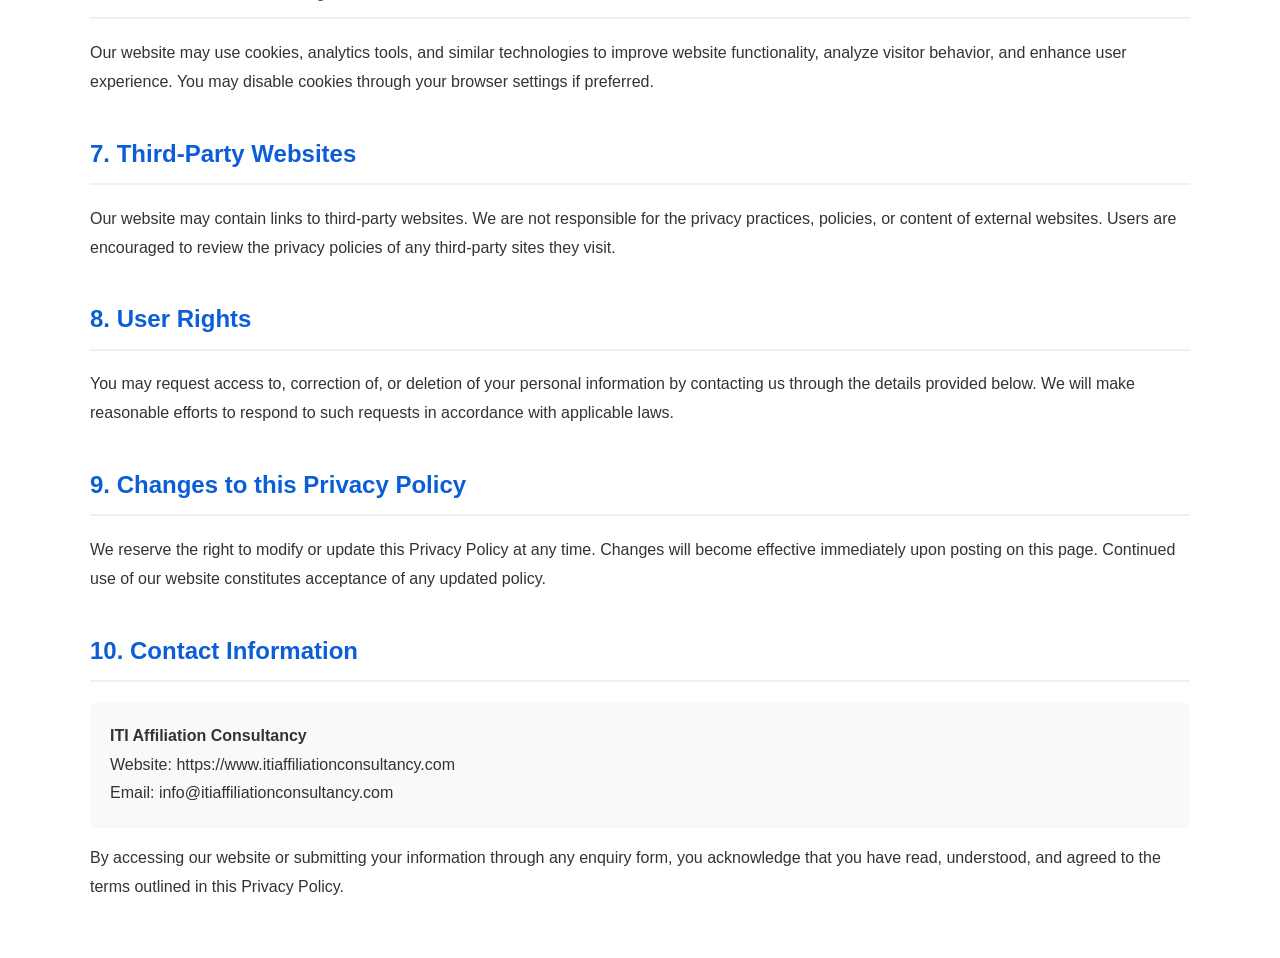
<file: privacy-policy.html>
<!DOCTYPE html>
<html lang="en">
<head>
    <meta charset="UTF-8">
    <meta name="viewport" content="width=device-width, initial-scale=1.0">
    <title>Privacy Policy | ITI Affiliation Consultancy</title>
    <meta name="description" content="Privacy Policy of ITI Affiliation Consultancy">
    
    <style>
        body{
            font-family: 'Segoe UI', Tahoma, Geneva, Verdana, sans-serif;
            max-width: 1100px;
            margin: 0 auto;
            padding: 40px 20px;
            line-height: 1.8;
            color: #333;
            background: #fff;
        }

        h1{
            color: #0B5ED7;
            text-align: center;
            margin-bottom: 10px;
        }

        h2{
            color: #0B5ED7;
            margin-top: 35px;
            border-bottom: 2px solid #f0f0f0;
            padding-bottom: 8px;
        }

        p, li{
            font-size: 16px;
        }

        .last-updated{
            text-align:center;
            color:#666;
            margin-bottom:30px;
        }

        .contact-box{
            background:#f8f9fa;
            padding:20px;
            border-radius:8px;
            margin-top:15px;
        }
    </style>
</head>
<body>

    <h1>Privacy Policy</h1>

    <p class="last-updated">
        <strong>Last Updated:</strong> June 2026
    </p>

    <p>
        ITI Affiliation Consultancy ("we", "our", or "us") is committed to protecting the privacy and confidentiality of our website visitors, clients, and prospective customers. This Privacy Policy outlines how we collect, use, store, and protect the personal information you provide when interacting with our website and services.
    </p>

    <h2>1. Information We Collect</h2>

    <p>We may collect the following types of information:</p>

    <ul>
        <li>Full Name</li>
        <li>Email Address</li>
        <li>Mobile Number</li>
        <li>Institute or Organization Name</li>
        <li>City, State, and Location Information</li>
        <li>Information submitted through enquiry forms or consultation requests</li>
        <li>Communication records via email, phone calls, or WhatsApp</li>
    </ul>

    <h2>2. Purpose of Information Collection</h2>

    <p>Your information may be used for the following purposes:</p>

    <ul>
        <li>Responding to enquiries and consultation requests.</li>
        <li>Providing ITI affiliation and consultancy-related services.</li>
        <li>Communicating project updates and service information.</li>
        <li>Scheduling meetings, consultations, and follow-ups.</li>
        <li>Improving our website, services, and customer experience.</li>
        <li>Complying with legal and regulatory obligations.</li>
    </ul>

    <h2>3. Google Ads and Lead Forms</h2>

    <p>
        We may collect information through Google Ads Lead Forms, landing pages, and website enquiry forms. By submitting your information through these forms, you consent to being contacted by our team regarding consultancy services, business enquiries, and related assistance.
    </p>

    <h2>4. Data Protection and Security</h2>

    <p>
        We implement appropriate technical and organizational measures to safeguard personal information against unauthorized access, misuse, alteration, disclosure, or destruction. While we strive to protect your information, no method of internet transmission can be guaranteed as completely secure.
    </p>

    <h2>5. Sharing of Information</h2>

    <p>
        We do not sell, rent, trade, or share your personal information with third parties for marketing purposes. Information may only be disclosed:
    </p>

    <ul>
        <li>When required by law or government authorities.</li>
        <li>To comply with legal obligations.</li>
        <li>To protect our rights, property, or safety.</li>
    </ul>

    <h2>6. Cookies and Analytics</h2>

    <p>
        Our website may use cookies, analytics tools, and similar technologies to improve website functionality, analyze visitor behavior, and enhance user experience. You may disable cookies through your browser settings if preferred.
    </p>

    <h2>7. Third-Party Websites</h2>

    <p>
        Our website may contain links to third-party websites. We are not responsible for the privacy practices, policies, or content of external websites. Users are encouraged to review the privacy policies of any third-party sites they visit.
    </p>

    <h2>8. User Rights</h2>

    <p>
        You may request access to, correction of, or deletion of your personal information by contacting us through the details provided below. We will make reasonable efforts to respond to such requests in accordance with applicable laws.
    </p>

    <h2>9. Changes to this Privacy Policy</h2>

    <p>
        We reserve the right to modify or update this Privacy Policy at any time. Changes will become effective immediately upon posting on this page. Continued use of our website constitutes acceptance of any updated policy.
    </p>

    <h2>10. Contact Information</h2>

    <div class="contact-box">
        <strong>ITI Affiliation Consultancy</strong><br>
        Website: https://www.itiaffiliationconsultancy.com<br>
        Email: info@itiaffiliationconsultancy.com
    </div>

    <p>
        By accessing our website or submitting your information through any enquiry form, you acknowledge that you have read, understood, and agreed to the terms outlined in this Privacy Policy.
    </p>

</body>
</html>
</file>
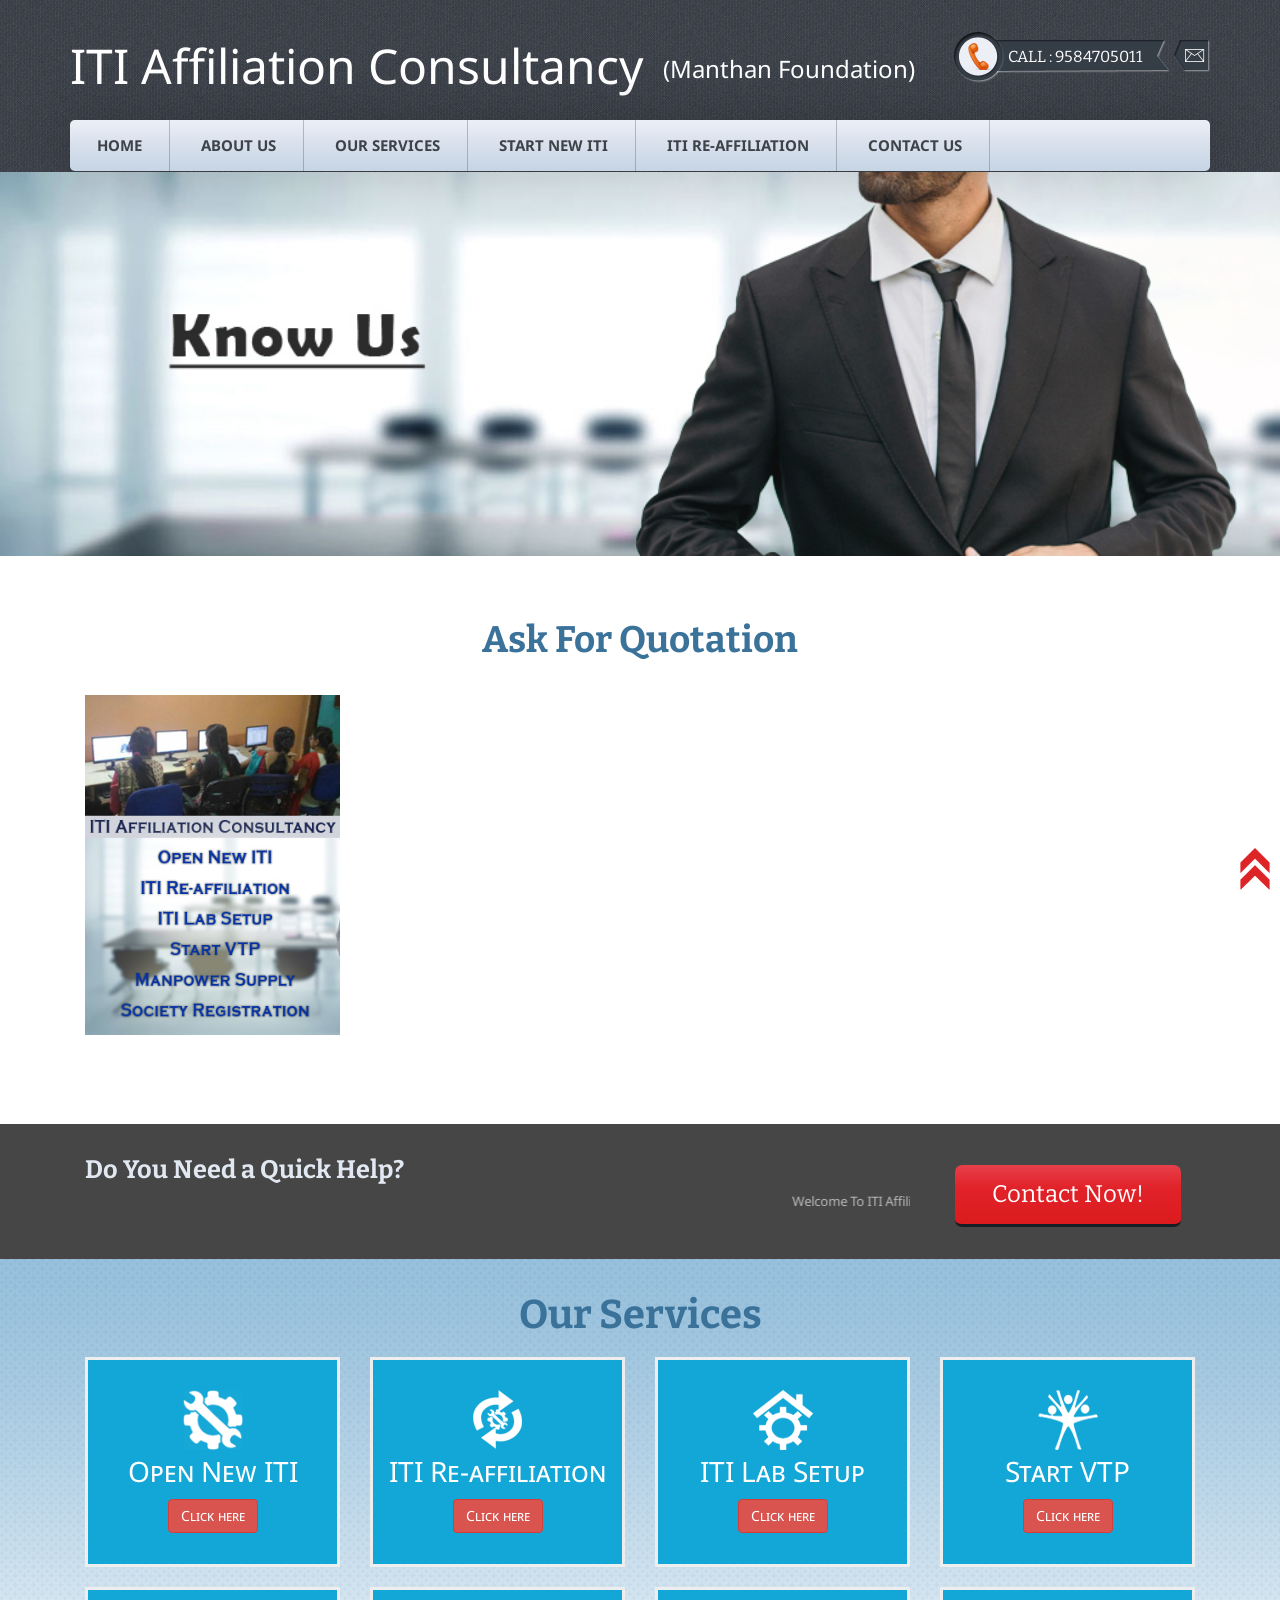
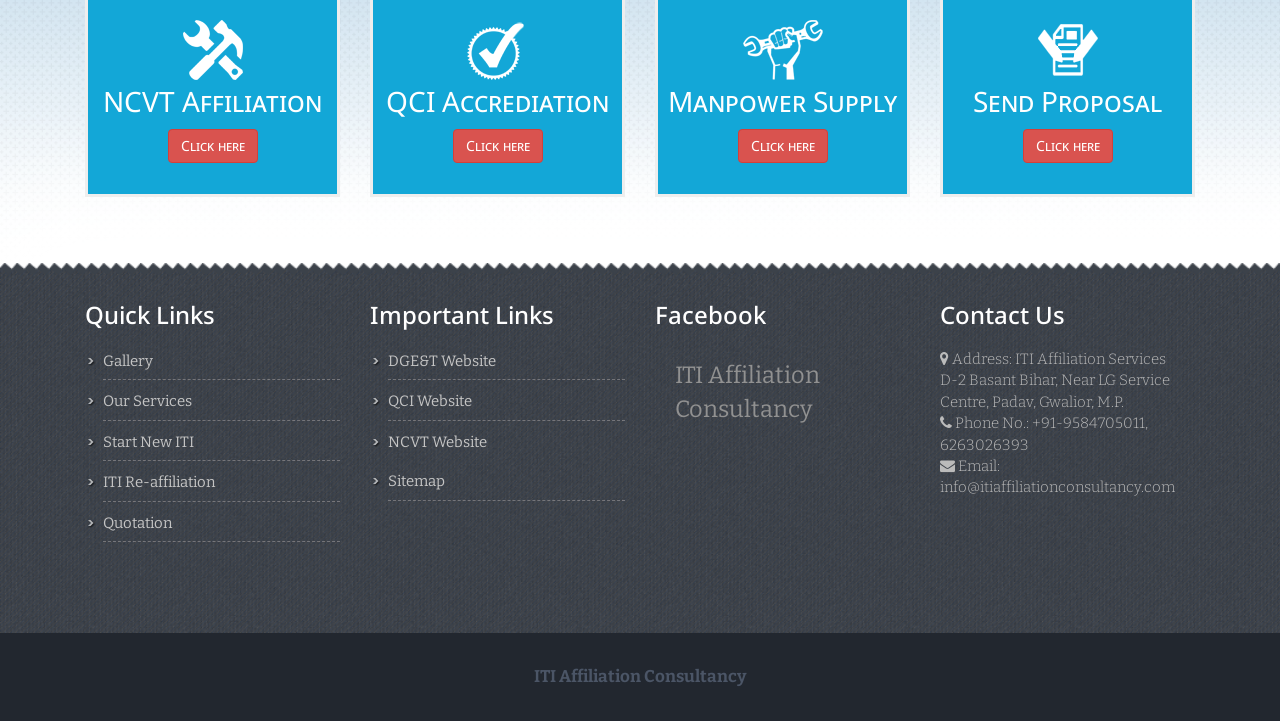
<file: quotation.html>
<!DOCTYPE html>
<html>
<head>
<title> ITI Affiliation Consultancy | ITI Consultancy | Start New ITI </title>
<meta name="viewport" content="width=device-width, initial-scale=1">
<meta http-equiv="Content-Type" content="text/html; charset=UTF-8" />
<meta name="keywords" content="" />
<script type="application/x-javascript"> addEventListener("load", function() { setTimeout(hideURLbar, 0); }, false); function hideURLbar(){ window.scrollTo(0,1); } </script>
<link href="css/bootstrap.css" rel='stylesheet' type='text/css' />
<link href="css/style.css" rel='stylesheet' type='text/css' />
<script src="js/jquery-1.11.0.min.js"></script>
<link href='http://fonts.googleapis.com/css?family=Droid+Sans:400,700' rel='stylesheet' type='text/css'>
<link href='http://fonts.googleapis.com/css?family=Bitter:400,700,400italic' rel='stylesheet' type='text/css'>
<!---- start-smoth-scrolling---->
<script type="text/javascript" src="js/move-top.js"></script>
<script type="text/javascript" src="js/easing.js"></script>
<script type="text/javascript">
			jQuery(document).ready(function($) {
				$(".scroll").click(function(event){		
					event.preventDefault();
					$('html,body').animate({scrollTop:$(this.hash).offset().top},1000);
				});
			});
		</script>
<!--start-smoth-scrolling-->
<!--start-top-nav-script-->
		<script>
			$(function() {
				var pull 		= $('#pull');
					menu 		= $('nav ul');
					menuHeight	= menu.height();
				$(pull).on('click', function(e) {
					e.preventDefault();
					menu.slideToggle();
				});
				$(window).resize(function(){
	        		var w = $(window).width();
	        		if(w > 320 && menu.is(':hidden')) {
	        			menu.removeAttr('style');
	        		}
	    		});
			});
		</script>
<!--End-top-nav-script-->
<script>
  (function(i,s,o,g,r,a,m){i['GoogleAnalyticsObject']=r;i[r]=i[r]||function(){
  (i[r].q=i[r].q||[]).push(arguments)},i[r].l=1*new Date();a=s.createElement(o),
  m=s.getElementsByTagName(o)[0];a.async=1;a.src=g;m.parentNode.insertBefore(a,m)
  })(window,document,'script','https://www.google-analytics.com/analytics.js','ga');

  ga('create', 'UA-68647720-1', 'auto');
  ga('send', 'pageview');

</script>
</head>
<body>
<!--start-header-->
	<div class="header" id="home">
		<div class="container">
			<div class="header-mian">
			<div class="head">
				<div class="logo">
					<a href="index.html">ITI Affiliation Consultancy</a>
				</div>
                <span style="display:inline-block; margin:20px; color:#fff; font-size:24px;">(Manthan Foundation)</span>
				<div class="call">
					<ul>
						<li><p>CALL : 9584705011</p></li>
						<li><p class="msg"><a href="#"><img src="images/msg.png" alt=""/></a></p></li>
					</ul>
				</div>
				<div class="clearfix"></div>
			</div>
			<div class="navigation">
				 	<span class="menu"></span> 
					<ul class="navig">
						<li><a href="index.html">HOME</a></li>
						<li><a href="about.html">ABOUT US </a></li>
						<li><a href="services.html">OUR SERVICES</a></li>
						<li><a href="start_new_iti.html">START NEW ITI</a></li>
						<li><a href="iti_reaffiliation.html">ITI RE-AFFILIATION</a></li>
						<li><a href="contact.html">CONTACT US</a></li>
					</ul>
				</div>
				</div>
			</div>
		</div>	
	<!-- script-for-menu -->
		 <script>
				$("span.menu").click(function(){
					$(" ul.navig").slideToggle("slow" , function(){
					});
				});
		 </script>
	<!-- script-for-menu -->
    <img src="images/slider/about.jpg" width="100%"/>
	<!--start-about-->
	<div class="about">
		<div class="container">
			<div class="about-main">
				<h3>Ask For Quotation</h3>
				<div class="about-top">
					<div class="col-md-3 about-left">
						<img src="images/slider/s0.jpg" alt="" />
					</div>
					<div class="col-md-9 about-right">
						<iframe src="quotation.aspx" scrolling="no" class="contact2"></iframe>

					</div>
					<div class="clearfix"></div>
				</div>
			</div>
		</div>
	</div>
	<!--end-about-->
	<!--start-need-->
	<div class="need">
		<div class="container">
			<div class="need-mian">
				<div class="col-md-9 need-left">
					<h3>Do You Need a Quick Help?</h3>
					<marquee behavior="scroll" direction="left">
                	<p>Welcome To ITI Affiliation Consultancy, consultancy for Opening New ITI, ITI Re-affiliation, NCVT Affiliation, QCI Accrediation, Machine & Tools Availability, ITI Lab Setup, ITI Website Design, VTP, Manpower supply, Society Registration and many more... </p>
            </marquee>

				</div>
				<div class="col-md-3 need-right">
					<a href="contact.html">Contact Now!</a>
				</div>
				<div class="clearfix"></div>
			</div>
		</div>
	</div>
	<!--end-need-->
	<!--start-banner-->
	<div class="banner">
		<div class="container">
			<div class="banner-main">
			<h3>Our Services</h3>
            <ul class="block">
                <li class="col-md-3">
                	<div class="box">
                    <figure><img src="images/file5.png" alt="" class="img"></figure>
                    <div class="caption">
                        <div class="txt1">Open New ITI</div>	
                        <a href="start_new_iti.html" class="btn btn-danger"> Click here</a>								
                    </div>
                    </div>
                </li>
                
                <li class="col-md-3">
                	<div class="box">
                    <figure><img src="images/file6.png" alt="" class="img"></figure>
                    <div class="caption">
                        <div class="txt1">ITI Re-affiliation</div>		
                        <a href="iti_reaffiliation.html" class="btn btn-danger"> Click here</a>								
                    </div>
                    </div>
                </li>
                
                <li class="col-md-3">
                	<div class="box">
                    <figure><img src="images/file7.png" alt="" class="img"></figure>
                    <div class="caption">
                        <div class="txt1">ITI Lab Setup</div>	
                        <a href="iti_lab_setup.html" class="btn btn-danger"> Click here</a>									
                    </div>
                    </div>
                </li>
                
                <li class="col-md-3">
                	<div class="box">
                    <figure><img src="images/file1.png" alt="" class="img"></figure>
                    <div class="caption">
                        <div class="txt1">Start VTP</div>	
                        <a href="services.html" class="btn btn-danger"> Click here</a>									
                    </div>
                    </div>
                </li>
            </ul>
            
            <ul class="block">
                <li class="col-md-3">
                	<div class="box">
                    <figure><img src="images/file2.png" alt="" class="img"></figure>
                    <div class="caption">
                        <div class="txt1">NCVT Affiliation</div>
                        <a href="services.html" class="btn btn-danger"> Click here</a>									
                    </div>
                    </div>
                </li>
                
                <li class="col-md-3">
                	<div class="box">
                    <figure><img src="images/file9.png" alt="" class="img"></figure>
                    <div class="caption">
                        <div class="txt1">QCI Accrediation</div>
                        <a href="services.html" class="btn btn-danger"> Click here</a>										
                    </div>
                    </div>
                </li>
                
                <li class="col-md-3">
                	<div class="box">
                    <figure><img src="images/file3.png" alt="" class="img"></figure>
                    <div class="caption">
                        <div class="txt1">Manpower Supply</div>	
                        <a href="contact.html" class="btn btn-danger"> Click here</a>								
                    </div>
                    </div>
                </li>
                
                <li class="col-md-3">
                	<div class="box">
                    <figure><img src="images/file8.png" alt="" class="img"></figure>
                    <div class="caption">
                        <div class="txt1">Send Proposal</div>
                        <a href="proposal.html" class="btn btn-danger"> Click here</a>										
                    </div>
                    </div>
                </li>
            </ul>

			</div>
		</div>
        <div class="clearfix"></div>
        <br /><br />
	</div>
	<!--end-banner-->

	<!--start-footer-->	
	<div class="footer">
		<div class="container">
			<div class="footer-top">
				<div class="col-md-3 footer-top-left ftr-one">
                <h3>Quick Links</h3>
					<ul>
						<li><a href="gallery.html">Gallery</a></li>
                        <li><a href="services.html">Our Services</a></li>
                        <li><a href="start_new_iti.html">Start New ITI</a></li>
                        <li><a href="iti_reaffiliation.html">ITI Re-affiliation</a></li>
                        <li><a href="quotation.html">Quotation</a></li>
					</ul>
				</div>
				<div class="col-md-3 footer-top-left ftr-two">
                <h3>Important Links</h3>
					<ul>
						<li><a href="http://dget.nabet.qci.org.in/" target="_blank">DGE&T Website</a></li>
						<li><a href="http://dget.nabet.qci.org.in/" target="_blank">QCI Website</a></li>
						<li><a href="http://dget.nabet.qci.org.in/" target="_blank">NCVT Website</a></li>
                        <li><a href="sitemap.xml">Sitemap</a></li>
					</ul>
				</div>
				<div class="col-md-3 footer-top-left ftr-tre">
                <h3>Facebook</h3>
<div id="fb-root"></div>
<script>(function(d, s, id) {
  var js, fjs = d.getElementsByTagName(s)[0];
  if (d.getElementById(id)) return;
  js = d.createElement(s); js.id = id;
  js.src = "//connect.facebook.net/en_US/sdk.js#xfbml=1&version=v2.7";
  fjs.parentNode.insertBefore(js, fjs);
}(document, 'script', 'facebook-jssdk'));</script>
<div class="fb-page" data-href="https://www.facebook.com/ITI-Affiliation-Consultancy-435093290015810" data-tabs="timeline" data-height="200" data-small-header="true" data-adapt-container-width="true" data-hide-cover="false" data-show-facepile="false"><blockquote cite="https://www.facebook.com/ITI-Affiliation-Consultancy-435093290015810" class="fb-xfbml-parse-ignore"><a href="https://www.facebook.com/ITI-Affiliation-Consultancy-435093290015810">ITI Affiliation Consultancy</a></blockquote></div>
				</div>
				<div class="col-md-3 footer-top-left">
                <h3>Contact Us</h3>
					<p>
				<i class="fa fa-map-marker"></i> Address: ITI Affiliation Services <br />
                D-2 Basant Bihar, Near LG Service Centre, Padav, Gwalior, M.P.<br />
				<i class="fa fa-phone"></i> Phone No.: +91-9584705011, 6263026393<br />
				<i class="fa fa-envelope"></i> Email: info@itiaffiliationconsultancy.com
			</p>

				</div>
				<div class="clearfix"></div>
			</div>
		</div>
	</div>
	<!--end-footer-->	
	<!--start-footer-bottom-->	
	<div class="footer-bottom">
		<div class="container">
			<div class="footer-text">
				<p>ITI Affiliation Consultancy</p>
			</div>
		</div>
		<script type="text/javascript">
									$(document).ready(function() {
										/*
										var defaults = {
								  			containerID: 'toTop', // fading element id
											containerHoverID: 'toTopHover', // fading element hover id
											scrollSpeed: 1200,
											easingType: 'linear' 
								 		};
										*/
										
										$().UItoTop({ easingType: 'easeOutQuart' });
										
									});
								</script>
		<a href="#home" id="toTop" class="scroll" style="display: block;"> <span id="toTopHover" style="opacity: 1;"> </span></a>
	</div>
	<!--end-footer-bottom-->				 
</body>
</html>
</file>
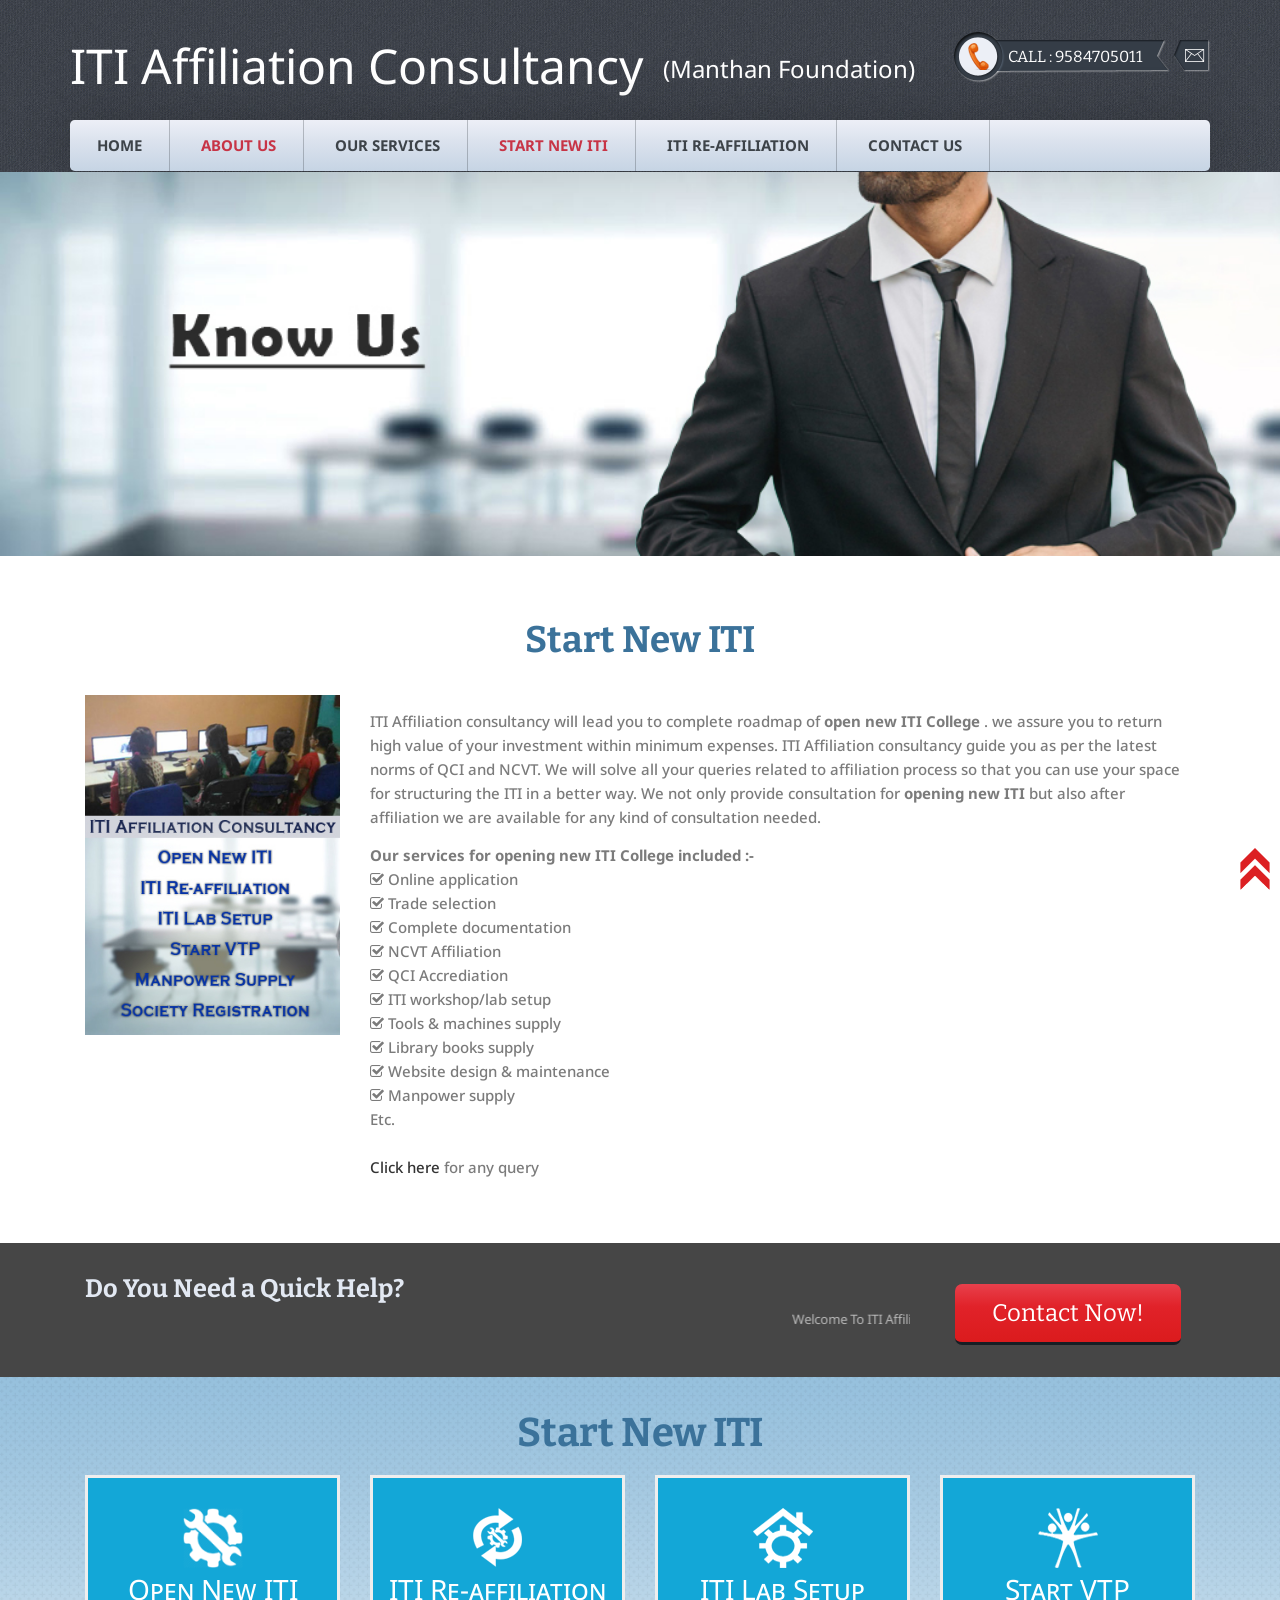
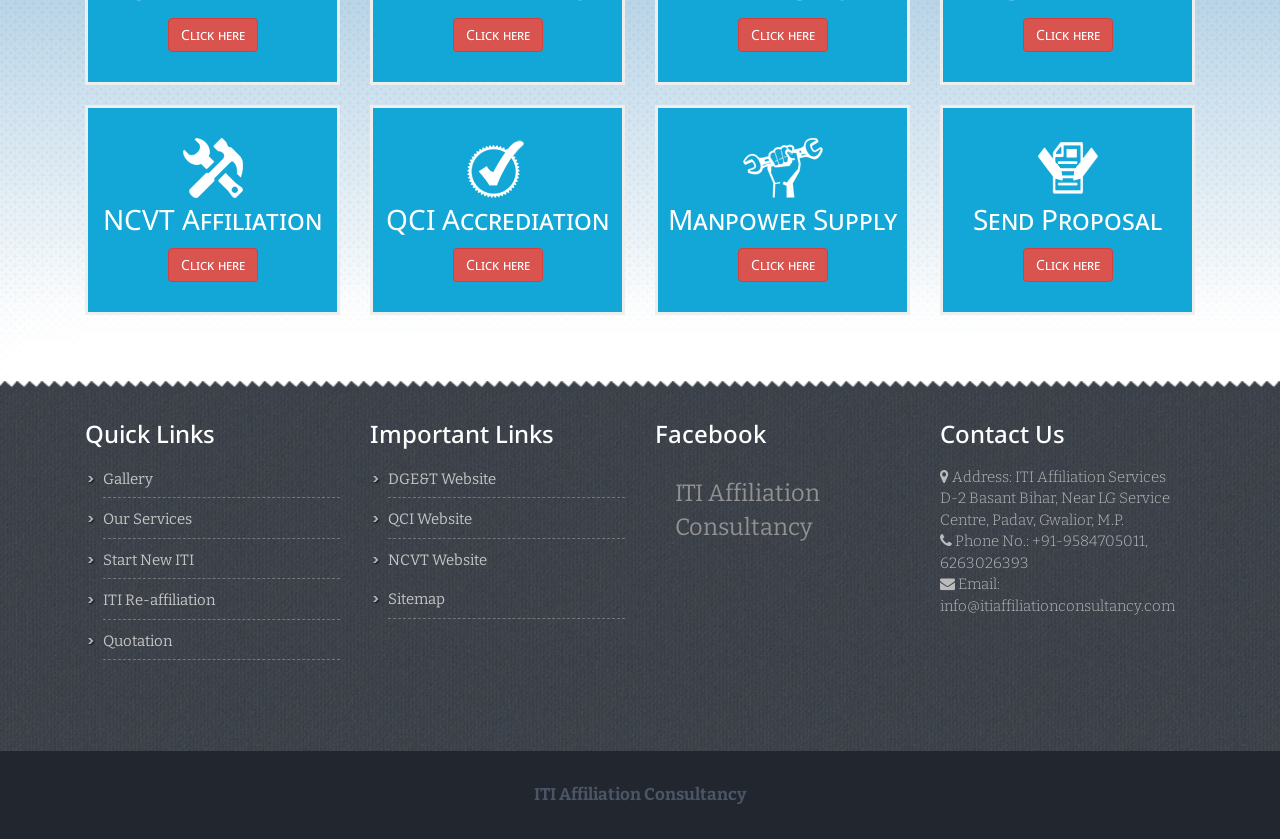
<file: start_new_iti.html>
<!DOCTYPE html>
<html>
<head>
<title> ITI Affiliation Consultancy | ITI Consultancy | Start New ITI </title>
<meta name="viewport" content="width=device-width, initial-scale=1">
<meta http-equiv="Content-Type" content="text/html; charset=UTF-8" />
<meta name="keywords" content="" />
<script type="application/x-javascript"> addEventListener("load", function() { setTimeout(hideURLbar, 0); }, false); function hideURLbar(){ window.scrollTo(0,1); } </script>
<link href="css/bootstrap.css" rel='stylesheet' type='text/css' />
<link href="css/style.css" rel='stylesheet' type='text/css' />
<script src="js/jquery-1.11.0.min.js"></script>
<link href='http://fonts.googleapis.com/css?family=Droid+Sans:400,700' rel='stylesheet' type='text/css'>
<link href='http://fonts.googleapis.com/css?family=Bitter:400,700,400italic' rel='stylesheet' type='text/css'>
<!---- start-smoth-scrolling---->
<script type="text/javascript" src="js/move-top.js"></script>
<script type="text/javascript" src="js/easing.js"></script>
<script type="text/javascript">
			jQuery(document).ready(function($) {
				$(".scroll").click(function(event){		
					event.preventDefault();
					$('html,body').animate({scrollTop:$(this.hash).offset().top},1000);
				});
			});
		</script>
<!--start-smoth-scrolling-->
<!--start-top-nav-script-->
		<script>
			$(function() {
				var pull 		= $('#pull');
					menu 		= $('nav ul');
					menuHeight	= menu.height();
				$(pull).on('click', function(e) {
					e.preventDefault();
					menu.slideToggle();
				});
				$(window).resize(function(){
	        		var w = $(window).width();
	        		if(w > 320 && menu.is(':hidden')) {
	        			menu.removeAttr('style');
	        		}
	    		});
			});
		</script>
<!--End-top-nav-script-->
<script>
  (function(i,s,o,g,r,a,m){i['GoogleAnalyticsObject']=r;i[r]=i[r]||function(){
  (i[r].q=i[r].q||[]).push(arguments)},i[r].l=1*new Date();a=s.createElement(o),
  m=s.getElementsByTagName(o)[0];a.async=1;a.src=g;m.parentNode.insertBefore(a,m)
  })(window,document,'script','https://www.google-analytics.com/analytics.js','ga');

  ga('create', 'UA-68647720-1', 'auto');
  ga('send', 'pageview');

</script>
</head>
<body>
<!--start-header-->
	<div class="header" id="home">
		<div class="container">
			<div class="header-mian">
			<div class="head">
				<div class="logo">
					<a href="index.html">ITI Affiliation Consultancy</a>
				</div>
                <span style="display:inline-block; margin:20px; color:#fff; font-size:24px;">(Manthan Foundation)</span>
				<div class="call">
					<ul>
						<li><p>CALL : 9584705011</p></li>
						<li><p class="msg"><a href="#"><img src="images/msg.png" alt=""/></a></p></li>
					</ul>
				</div>
				<div class="clearfix"></div>
			</div>
			<div class="navigation">
				 	<span class="menu"></span> 
					<ul class="navig">
						<li><a href="index.html">HOME</a></li>
						<li><a href="about.html" class="active">ABOUT US </a></li>
						<li><a href="services.html">OUR SERVICES</a></li>
						<li><a href="start_new_iti.html" class="active">START NEW ITI</a></li>
						<li><a href="iti_reaffiliation.html">ITI RE-AFFILIATION</a></li>
						<li><a href="contact.html">CONTACT US</a></li>
					</ul>
				</div>
				</div>
			</div>
		</div>	
	<!-- script-for-menu -->
		 <script>
				$("span.menu").click(function(){
					$(" ul.navig").slideToggle("slow" , function(){
					});
				});
		 </script>
	<!-- script-for-menu -->
    <img src="images/slider/about.jpg" width="100%"/>
	<!--start-about-->
	<div class="about">
		<div class="container">
			<div class="about-main">
				<h3>Start New ITI</h3>
				<div class="about-top">
					<div class="col-md-3 about-left">
						<img src="images/slider/s0.jpg" alt="" />
					</div>
					<div class="col-md-9 about-right">
            <p>ITI Affiliation consultancy will lead you to complete roadmap of <b>open new ITI College</b> . we assure you to return high value of your investment within minimum expenses. ITI Affiliation consultancy guide you as per the latest norms of QCI and NCVT. We will solve all your queries related to affiliation process so that you can use your space for structuring the ITI in a better way.  We not only provide consultation for <b>opening new ITI</b> but also after affiliation we are available for any kind of consultation needed.</p>
			<p><strong>Our services for  opening new ITI  College included :-</strong><br />
                <i class="fa fa-check-square-o"></i> Online application<br />
                <i class="fa fa-check-square-o"></i> Trade selection<br />
                <i class="fa fa-check-square-o"></i> Complete documentation<br />
                <i class="fa fa-check-square-o"></i> NCVT Affiliation<br />
                <i class="fa fa-check-square-o"></i> QCI Accrediation<br />
                <i class="fa fa-check-square-o"></i> ITI workshop/lab setup<br />
                <i class="fa fa-check-square-o"></i> Tools & machines supply<br />
                <i class="fa fa-check-square-o"></i> Library books supply<br />
                <i class="fa fa-check-square-o"></i> Website design  & maintenance<br />
                <i class="fa fa-check-square-o"></i> Manpower supply<br />
                Etc.<br /><br />
                
                <a href="" style="color:#333;">Click here</a> for any query</p>

					</div>
					<div class="clearfix"></div>
				</div>
			</div>
		</div>
	</div>
	<!--end-about-->
	<!--start-need-->
	<div class="need">
		<div class="container">
			<div class="need-mian">
				<div class="col-md-9 need-left">
					<h3>Do You Need a Quick Help?</h3>
					<marquee behavior="scroll" direction="left">
                	<p>Welcome To ITI Affiliation Consultancy, consultancy for Opening New ITI, ITI Re-affiliation, NCVT Affiliation, QCI Accrediation, Machine & Tools Availability, ITI Lab Setup, ITI Website Design, VTP, Manpower supply, Society Registration and many more... </p>
            </marquee>

				</div>
				<div class="col-md-3 need-right">
					<a href="contact.html">Contact Now!</a>
				</div>
				<div class="clearfix"></div>
			</div>
		</div>
	</div>
	<!--end-need-->
	<!--start-banner-->
	<div class="banner">
		<div class="container">
			<div class="banner-main">
			<h3>Start New ITI</h3>
            <ul class="block">
                <li class="col-md-3">
                	<div class="box">
                    <figure><img src="images/file5.png" alt="" class="img"></figure>
                    <div class="caption">
                        <div class="txt1">Open New ITI</div>	
                        <a href="start_new_iti.html" class="btn btn-danger"> Click here</a>								
                    </div>
                    </div>
                </li>
                
                <li class="col-md-3">
                	<div class="box">
                    <figure><img src="images/file6.png" alt="" class="img"></figure>
                    <div class="caption">
                        <div class="txt1">ITI Re-affiliation</div>		
                        <a href="iti_reaffiliation.html" class="btn btn-danger"> Click here</a>								
                    </div>
                    </div>
                </li>
                
                <li class="col-md-3">
                	<div class="box">
                    <figure><img src="images/file7.png" alt="" class="img"></figure>
                    <div class="caption">
                        <div class="txt1">ITI Lab Setup</div>	
                        <a href="iti_lab_setup.html" class="btn btn-danger"> Click here</a>									
                    </div>
                    </div>
                </li>
                
                <li class="col-md-3">
                	<div class="box">
                    <figure><img src="images/file1.png" alt="" class="img"></figure>
                    <div class="caption">
                        <div class="txt1">Start VTP</div>	
                        <a href="services.html" class="btn btn-danger"> Click here</a>									
                    </div>
                    </div>
                </li>
            </ul>
            
            <ul class="block">
                <li class="col-md-3">
                	<div class="box">
                    <figure><img src="images/file2.png" alt="" class="img"></figure>
                    <div class="caption">
                        <div class="txt1">NCVT Affiliation</div>
                        <a href="services.html" class="btn btn-danger"> Click here</a>									
                    </div>
                    </div>
                </li>
                
                <li class="col-md-3">
                	<div class="box">
                    <figure><img src="images/file9.png" alt="" class="img"></figure>
                    <div class="caption">
                        <div class="txt1">QCI Accrediation</div>
                        <a href="services.html" class="btn btn-danger"> Click here</a>										
                    </div>
                    </div>
                </li>
                
                <li class="col-md-3">
                	<div class="box">
                    <figure><img src="images/file3.png" alt="" class="img"></figure>
                    <div class="caption">
                        <div class="txt1">Manpower Supply</div>	
                        <a href="contact.html" class="btn btn-danger"> Click here</a>								
                    </div>
                    </div>
                </li>
                
                <li class="col-md-3">
                	<div class="box">
                    <figure><img src="images/file8.png" alt="" class="img"></figure>
                    <div class="caption">
                        <div class="txt1">Send Proposal</div>
                        <a href="proposal.html" class="btn btn-danger"> Click here</a>										
                    </div>
                    </div>
                </li>
            </ul>

			</div>
		</div>
        <div class="clearfix"></div>
        <br /><br />
	</div>
	<!--end-banner-->

	<!--start-footer-->	
	<div class="footer">
		<div class="container">
			<div class="footer-top">
				<div class="col-md-3 footer-top-left ftr-one">
                <h3>Quick Links</h3>
					<ul>
						<li><a href="gallery.html">Gallery</a></li>
                        <li><a href="services.html">Our Services</a></li>
                        <li><a href="start_new_iti.html">Start New ITI</a></li>
                        <li><a href="iti_reaffiliation.html">ITI Re-affiliation</a></li>
                        <li><a href="quotation.html">Quotation</a></li>
					</ul>
				</div>
				<div class="col-md-3 footer-top-left ftr-two">
                <h3>Important Links</h3>
					<ul>
						<li><a href="http://dget.nabet.qci.org.in/" target="_blank">DGE&T Website</a></li>
						<li><a href="http://dget.nabet.qci.org.in/" target="_blank">QCI Website</a></li>
						<li><a href="http://dget.nabet.qci.org.in/" target="_blank">NCVT Website</a></li>
                        <li><a href="sitemap.xml">Sitemap</a></li>
					</ul>
				</div>
				<div class="col-md-3 footer-top-left ftr-tre">
                <h3>Facebook</h3>
<div id="fb-root"></div>
<script>(function(d, s, id) {
  var js, fjs = d.getElementsByTagName(s)[0];
  if (d.getElementById(id)) return;
  js = d.createElement(s); js.id = id;
  js.src = "//connect.facebook.net/en_US/sdk.js#xfbml=1&version=v2.7";
  fjs.parentNode.insertBefore(js, fjs);
}(document, 'script', 'facebook-jssdk'));</script>
<div class="fb-page" data-href="https://www.facebook.com/ITI-Affiliation-Consultancy-435093290015810" data-tabs="timeline" data-height="200" data-small-header="true" data-adapt-container-width="true" data-hide-cover="false" data-show-facepile="false"><blockquote cite="https://www.facebook.com/ITI-Affiliation-Consultancy-435093290015810" class="fb-xfbml-parse-ignore"><a href="https://www.facebook.com/ITI-Affiliation-Consultancy-435093290015810">ITI Affiliation Consultancy</a></blockquote></div>
				</div>
				<div class="col-md-3 footer-top-left">
                <h3>Contact Us</h3>
					<p>
				<i class="fa fa-map-marker"></i> Address: ITI Affiliation Services <br />
                D-2 Basant Bihar, Near LG Service Centre, Padav, Gwalior, M.P.<br />
				<i class="fa fa-phone"></i> Phone No.: +91-9584705011, 6263026393<br />
				<i class="fa fa-envelope"></i> Email: info@itiaffiliationconsultancy.com
			</p>

				</div>
				<div class="clearfix"></div>
			</div>
		</div>
	</div>
	<!--end-footer-->	
	<!--start-footer-bottom-->	
	<div class="footer-bottom">
		<div class="container">
			<div class="footer-text">
				<p>ITI Affiliation Consultancy</p>
			</div>
		</div>
		<script type="text/javascript">
									$(document).ready(function() {
										/*
										var defaults = {
								  			containerID: 'toTop', // fading element id
											containerHoverID: 'toTopHover', // fading element hover id
											scrollSpeed: 1200,
											easingType: 'linear' 
								 		};
										*/
										
										$().UItoTop({ easingType: 'easeOutQuart' });
										
									});
								</script>
		<a href="#home" id="toTop" class="scroll" style="display: block;"> <span id="toTopHover" style="opacity: 1;"> </span></a>
	</div>
	<!--end-footer-bottom-->				 
</body>
</html>
</file>
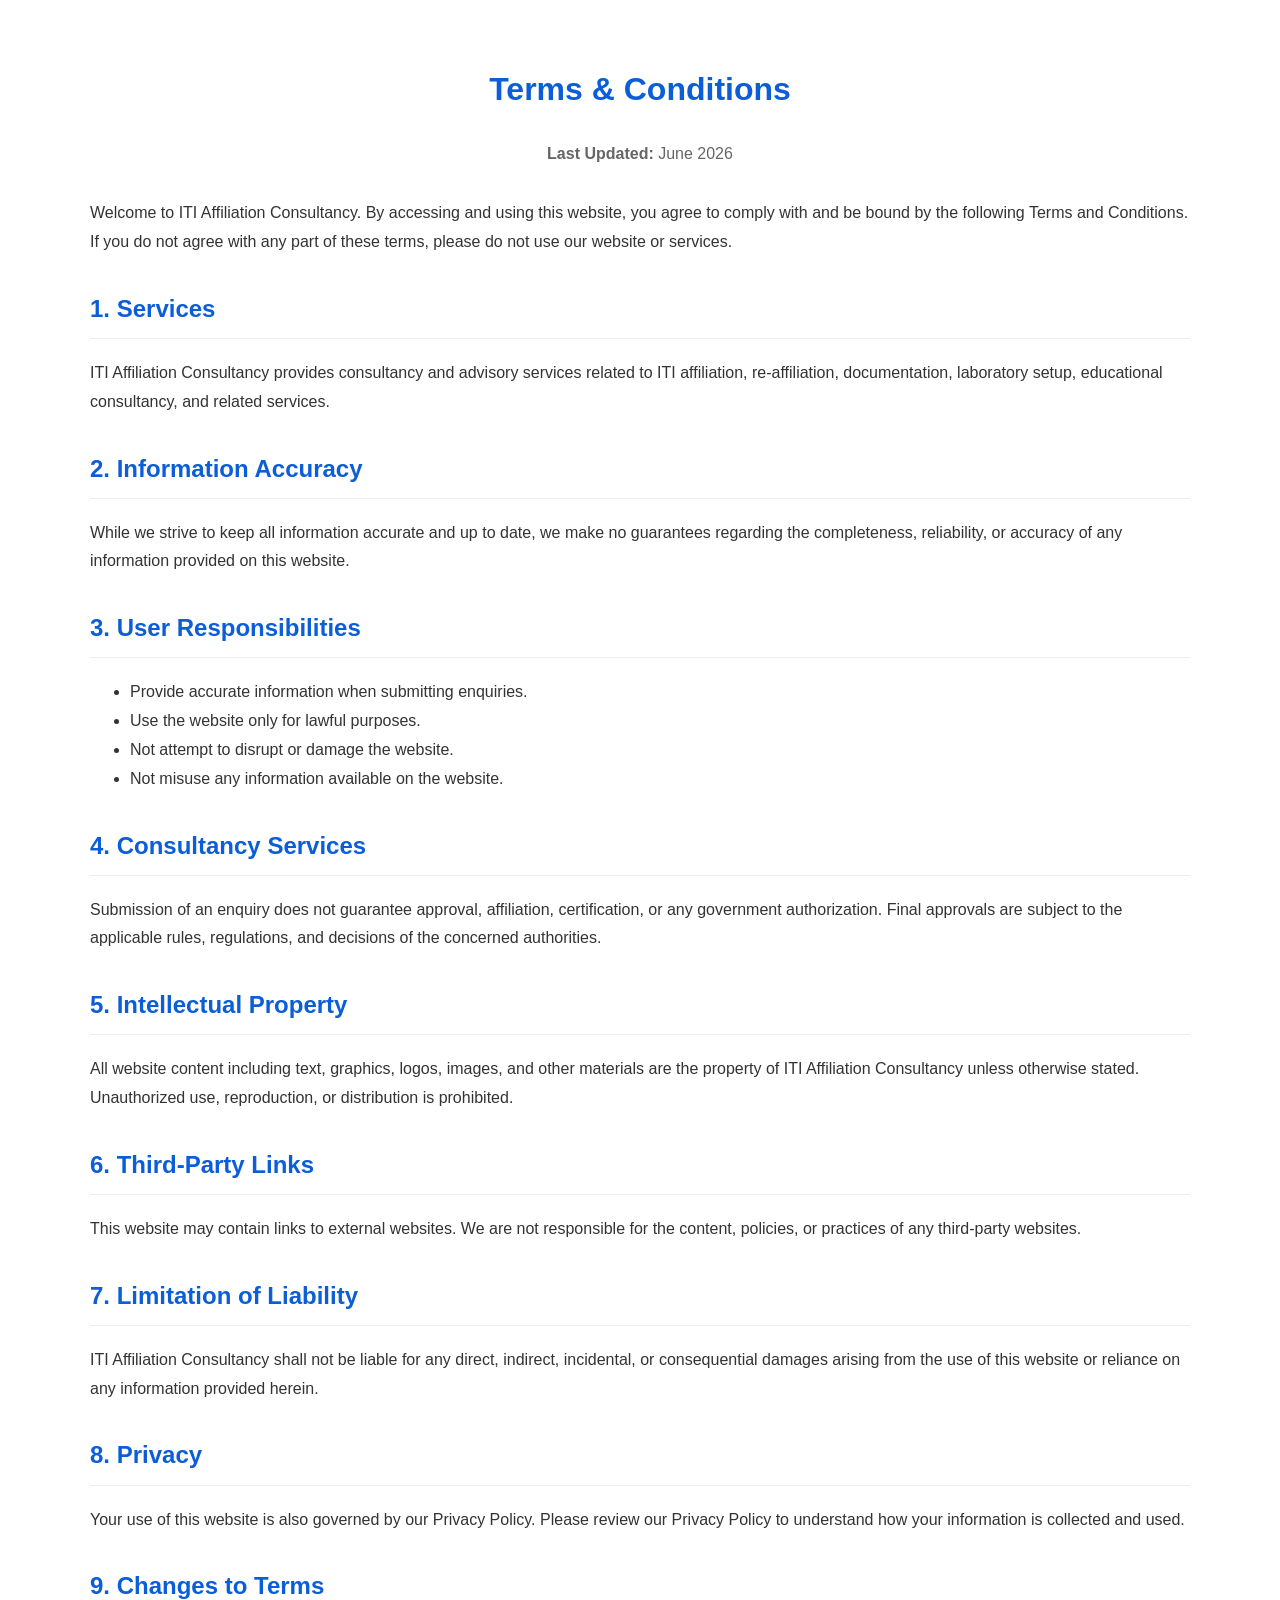
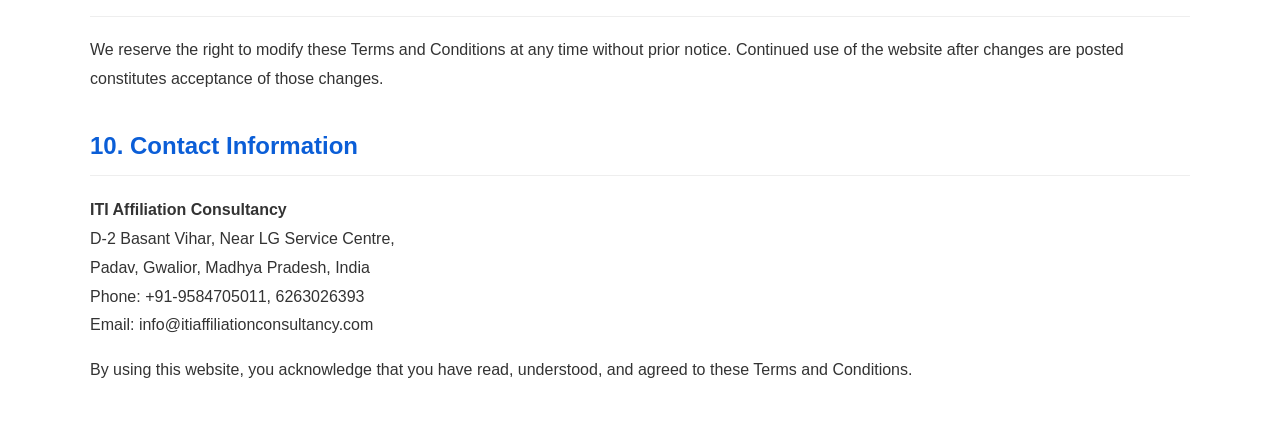
<file: terms-and-conditions.html>
<!DOCTYPE html>
<html lang="en">
<head>
<meta charset="UTF-8">
<meta name="viewport" content="width=device-width, initial-scale=1.0">
<title>Terms & Conditions | ITI Affiliation Consultancy</title>

<style>
body{
    font-family: Arial, sans-serif;
    line-height: 1.8;
    max-width: 1100px;
    margin: 0 auto;
    padding: 40px 20px;
    color: #333;
}

h1{
    text-align:center;
    color:#0B5ED7;
}

h2{
    color:#0B5ED7;
    margin-top:30px;
    border-bottom:1px solid #eee;
    padding-bottom:8px;
}

p, li{
    font-size:16px;
}

.last-updated{
    text-align:center;
    color:#666;
    margin-bottom:30px;
}
</style>

</head>
<body>

<h1>Terms & Conditions</h1>

<p class="last-updated">
<strong>Last Updated:</strong> June 2026
</p>

<p>
Welcome to ITI Affiliation Consultancy. By accessing and using this website, you agree to comply with and be bound by the following Terms and Conditions. If you do not agree with any part of these terms, please do not use our website or services.
</p>

<h2>1. Services</h2>

<p>
ITI Affiliation Consultancy provides consultancy and advisory services related to ITI affiliation, re-affiliation, documentation, laboratory setup, educational consultancy, and related services.
</p>

<h2>2. Information Accuracy</h2>

<p>
While we strive to keep all information accurate and up to date, we make no guarantees regarding the completeness, reliability, or accuracy of any information provided on this website.
</p>

<h2>3. User Responsibilities</h2>

<ul>
<li>Provide accurate information when submitting enquiries.</li>
<li>Use the website only for lawful purposes.</li>
<li>Not attempt to disrupt or damage the website.</li>
<li>Not misuse any information available on the website.</li>
</ul>

<h2>4. Consultancy Services</h2>

<p>
Submission of an enquiry does not guarantee approval, affiliation, certification, or any government authorization. Final approvals are subject to the applicable rules, regulations, and decisions of the concerned authorities.
</p>

<h2>5. Intellectual Property</h2>

<p>
All website content including text, graphics, logos, images, and other materials are the property of ITI Affiliation Consultancy unless otherwise stated. Unauthorized use, reproduction, or distribution is prohibited.
</p>

<h2>6. Third-Party Links</h2>

<p>
This website may contain links to external websites. We are not responsible for the content, policies, or practices of any third-party websites.
</p>

<h2>7. Limitation of Liability</h2>

<p>
ITI Affiliation Consultancy shall not be liable for any direct, indirect, incidental, or consequential damages arising from the use of this website or reliance on any information provided herein.
</p>

<h2>8. Privacy</h2>

<p>
Your use of this website is also governed by our Privacy Policy. Please review our Privacy Policy to understand how your information is collected and used.
</p>

<h2>9. Changes to Terms</h2>

<p>
We reserve the right to modify these Terms and Conditions at any time without prior notice. Continued use of the website after changes are posted constitutes acceptance of those changes.
</p>

<h2>10. Contact Information</h2>

<p>
<strong>ITI Affiliation Consultancy</strong><br>
D-2 Basant Vihar, Near LG Service Centre,<br>
Padav, Gwalior, Madhya Pradesh, India<br>
Phone: +91-9584705011, 6263026393<br>
Email: info@itiaffiliationconsultancy.com
</p>

<p>
By using this website, you acknowledge that you have read, understood, and agreed to these Terms and Conditions.
</p>

</body>
</html>
</file>
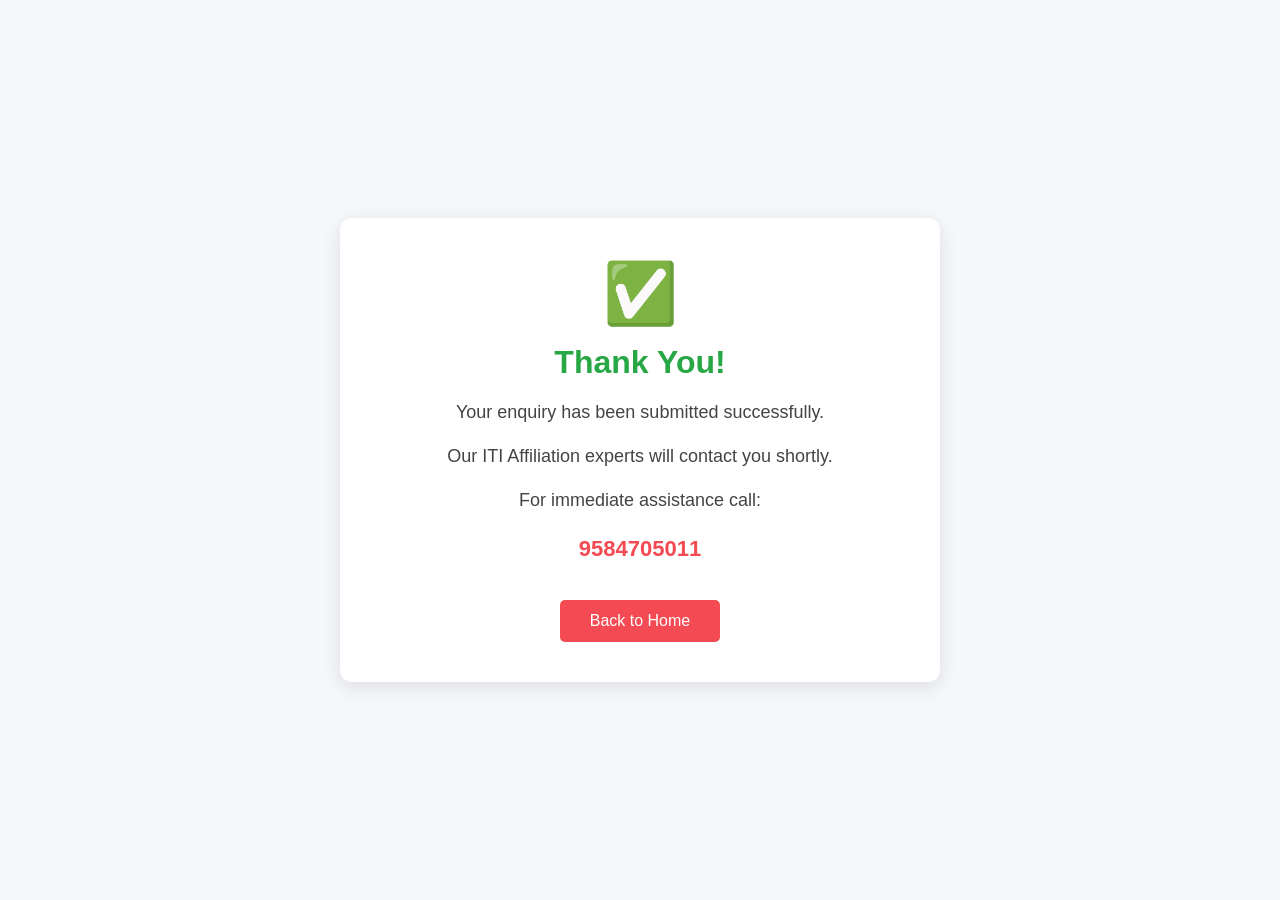
<file: thank-you.html>
<!DOCTYPE html>
<html lang="en">
<head>
<meta charset="UTF-8">
<meta name="viewport" content="width=device-width, initial-scale=1.0">
<title>Thank You | ITI Affiliation Consultancy</title>

<style>

*{
    margin:0;
    padding:0;
    box-sizing:border-box;
}

body{
    font-family:Arial, sans-serif;
    background:#f5f7fa;
    display:flex;
    justify-content:center;
    align-items:center;
    min-height:100vh;
    padding:20px;
}

.box{
    background:#fff;
    padding:40px;
    border-radius:12px;
    text-align:center;
    box-shadow:0 5px 20px rgba(0,0,0,0.1);
    max-width:600px;
    width:100%;
}

.icon{
    font-size:60px;
    margin-bottom:15px;
}

h1{
    color:#28a745;
    margin-bottom:15px;
}

p{
    font-size:18px;
    color:#444;
    line-height:1.8;
    margin-bottom:12px;
}

.phone{
    color:#f34a53;
    font-size:22px;
    font-weight:bold;
}

.btn{
    display:inline-block;
    margin-top:20px;
    padding:12px 30px;
    background:#f34a53;
    color:#fff;
    text-decoration:none;
    border-radius:5px;
    transition:.3s;
}

.btn:hover{
    background:#df3942;
}

</style>

<!-- Google tag (gtag.js) -->
<script async src="https://www.googletagmanager.com/gtag/js?id=AW-18233371567"></script>
<script>
window.dataLayer = window.dataLayer || [];
function gtag(){dataLayer.push(arguments);}
gtag('js', new Date());

gtag('config', 'AW-18233371567');
</script>

<!-- Google Ads Conversion Tracking -->
<script>
gtag('event', 'conversion', {
    'send_to': 'AW-18233371567/UsojCPjGt8ccEK_XrPZD',
    'value': 1.0,
    'currency': 'INR'
});
</script>

</head>
<body>

<div class="box">

<div class="icon">✅</div>

<h1>Thank You!</h1>

<p>
Your enquiry has been submitted successfully.
</p>

<p>
Our ITI Affiliation experts will contact you shortly.
</p>

<p>
For immediate assistance call:
</p>

<p class="phone">
9584705011
</p>

<a href="index.html" class="btn">
Back to Home
</a>

</div>

</body>
</html>
</file>
<file: css/style.css>
@import url('font-awesome.css');
@import url('popup.css');

html, body{
    font-size: 100%;
	background:	#fff;
	font-family: 'Droid Sans', sans-serif;
}
body a{
	transition: 0.5s all ease;
	-webkit-transition: 0.5s all ease;
	-moz-transition: 0.5s all ease;
	-o-transition: 0.5s all ease;
	-ms-transition: 0.5s all ease;
}
h1,h2,h3,h4,h5,h6{
	margin:0;			   
}
p{
	margin:0;
}
ul,label{
	margin:0;
	padding:0;
}
body a:hover{
	text-decoration:none;
}
/*-- Header Part Starts Here --*/
.logo {
	float: left;
	margin-top: 0;
}
.logo a{
	font-size:3em;
	color:#fff;
}
.call{
	float:right;
}
.call ul{
	padding:0;
}
.call ul li{
	list-style:none;
	display:inline-block;
}
.call ul li p {
	color: #fff;
	font-weight: 400;
	font-size: 16px;
	font-family: 'Bitter', serif;
	background: url(../images/ph-1.png) no-repeat;
	padding: 14px 0 0 54px;
	width: 216px;
	height: 51px;
}
.call ul li p.msg {
	background: url(../images/msg-back.png) no-repeat;
	width: 36px;
	height: 32px;
	display: block;
	padding: 6px 0 0 0px !important;
}
.call ul li a img {
  padding: 0px 0 0 11px;
  margin-top: -5px;
}
.navigation {
	background: #edeff7;
	background: -moz-linear-gradient(top,  #edeff7 0%, #dce3ee 39%, #c6d4e4 100%, #464646 100%, #464646 100%);
	background: -webkit-gradient(linear, left top, left bottom, color-stop(0%,#edeff7), color-stop(39%,#dce3ee), color-stop(100%,#c6d4e4), color-stop(100%,#464646), color-stop(100%,#464646));
	background: -webkit-linear-gradient(top,  #edeff7 0%,#dce3ee 39%,#c6d4e4 100%,#464646 100%,#464646 100%);
	background: -o-linear-gradient(top,  #edeff7 0%,#dce3ee 39%,#c6d4e4 100%,#464646 100%,#464646 100%);
	background: -ms-linear-gradient(top,  #edeff7 0%,#dce3ee 39%,#c6d4e4 100%,#464646 100%,#464646 100%);
	background: linear-gradient(to bottom,  #edeff7 0%,#dce3ee 39%,#c6d4e4 100%,#464646 100%,#464646 100%);
	filter: progid:DXImageTransform.Microsoft.gradient( startColorstr='#edeff7', endColorstr='#464646',GradientType=0 );
	position: absolute;
	top: 96px;
	width: 100%;
	border-radius: 0.3em;
  	-webkit-border-radius: 0.3em;
  	-moz-border-radius: 0.3em;
  	-o-border-radius: 0.3em;
  	-ms-border-radius: 0.3em;
  	box-shadow: 0px 0px 52px 3px rgba(0, 0, 0, 0.17);
  	-webkit-box-shadow: 0px 0px 52px 3px rgba(0, 0, 0, 0.17);
  	-moz-box-shadow: 0px 0px 52px 3px rgba(0, 0, 0, 0.17);
  	-o-box-shadow: 0px 0px 52px 3px rgba(0, 0, 0, 0.17);
  	-ms-box-shadow: 0px 0px 52px 3px rgba(0, 0, 0, 0.17);
	z-index:2;
}
.navigation .menu {
	display:none;
}
.header-mian {
	position: relative;
}
.logo a {
	display: block;
}
.logo h1 a{
	font-size: 1.1em;
	font-weight: 700;
	color: #67267a;
	margin: 0;
}
.logo h1 a:hover{
	text-decoration:none;
	color: #67267a;
	transition: 0.5s all ease;
	-webkit-transition: 0.5s all ease;
	-moz-transition: 0.5s all ease;
	-o-transition: 0.5s all ease;
	-ms-transition: 0.5s all ease;
}
.header {
	padding: 2.5em 0 4.5em 0px;
	background: url(../images/header-banner.jpg);
}
ul.navig {
	padding: 0;
}
ul.navig li span {
	color: #fff;
	margin: 0 15px;
	font-size: 16px;
}
ul.navig li {
	display: inline-block;
	margin: 0 0px;
	position: relative;
	border-right: 1px solid rgba(61, 67, 73, 0.3);
	padding: 17px 0;
}
ul.navig li:nth-child(7) {
	border-right: 0;
}
ul.navig li a {
	font-size: 15px;
	color: #3d4349;
	font-weight: 700;
	text-decoration: none;
	padding: 10px 27px;
}
ul.navig li a:hover,ul.navig li a.active{
	color: #c73446;
	transition: 0.5s all;
	-webkit-transition: 0.5s all;
	-o-transition: 0.5s all;
	-moz-transition: 0.5s all;
	-ms-transition: 0.5s all;
}
ul.navig li a:hover ul.navig li a:after{
	display: block;
}
ul.navig li a:after{
	width:15px;
	height:15px;
	background:red;
	display: none;
	content:"";
	position:absolute;
	top:0;
}
.head_grid{
	text-align:center;
	width: 26.3%;
}
.head_grid_center{
	margin: 0 7em;
}
.grid_ba{
	width:100%;
	background:#dfdfdf;
	border-radius: 50%;
	-webkit-border-radius: 50%;
	-moz-border-radius: 50%;
	-ms-border-radius:50%;
	-o-border-radius:50%;
	text-align:center;
	padding: 5em 1em;
	margin:0 auto;
}
.grid_ba p{
	margin:1em 0 0 0;
	font-size:1em;
	font-weight:600;
	color: #4c4a5a;
}
.stars {
	margin: 7em 0 2em 0;
	text-align: center;
	position: relative;
}
.stars:before {
	content: "";
	background: rgba(88, 86, 104, 0.33);
	height: 1px;
	width: 35%;
	position: absolute;
	top: 59%;
	left: 9%;
}
.stars:after {
	content: "";
	background: rgba(88, 86, 104, 0.33);
	height: 1px;
	width: 35%;
	position: absolute;
	top: 59%;
	right: 9%;
}
@media (max-width: 768px){
/*span.menu:before {
	content: url(../images/nav-icon.png);
	cursor: pointer;	
	height:32px;
}*/
ul.navig li.plan:hover ul.sub-nav{
	display:none;
}
.header-mian{
	margin: 0 auto;
	position: absolute;
	width: 100%;
	left: 0;
}
ul.navig {
	width: 11%;
	float: right;
	margin:0;
}
ul.navig{
	display:none;
}
ul.navig li {
	font-size: 12px;
	display:inline-block;
	width: 100%;
	margin:0;
}
ul.navig li a {
	padding: 10px 0px;
	font-size: 16px;
	width: 100%;
	font-weight: 600;
	display: block;
	color: rgba(255, 255, 255, 0.69);
}
ul.navig li a:hover{
	color:#c73446;
}
span.menu {
  display: block;
  margin: 5px 7px 0 0;
  text-align: center;
}
ul.navig {
  margin: 0;
  z-index: 999;
  position: absolute;
  width: 100%;
  text-align: center;
  top: 100%;
  left: 0%;
  background: rgba(70, 70, 70, 0.98);
}
.navigation {
  height: 45px;
  padding: 0px 16px 0em;
  margin-bottom: 0em;
}
ul.navig li:nth-of-type(4) {
	margin: 0 0px 0 0em;
}
ul.navig li:nth-of-type(3) {
	margin: 0 0em 0 0px;
}
}
/*--Header-Part-Ends-Here --*/
/*--banner-Part-starts-Here --*/
.banner{
	background:url(../images/banner.png) no-repeat;
	background-size: cover;
	-webkit-background-size: cover;
	-moz-background-size: cover;
	-o-background-size: cover;
	-ms-background-size: cover;
	min-height:300px;
}
.banner-top h1 {
  font-size: 1.25em;
  font-weight: 700;
  color: #fff;
  font-family: 'Bitter', serif;
  letter-spacing: 0.01em;
  text-align: center;
  background: url(../images/offer.png) no-repeat;
  width: 878px;
  height: 64px;
  padding-top: 9px;
  margin: 8% auto 0;
}
.banner-bottom{
	margin-top:4%;
}
.banner-left{
	width:40%;
	float:left;
}
.banner-right{
	width:60%;
	float:right;
	position:relative;
}
.banner-right img {
	width: 85%;
	border-radius: 0.3em;
	-webkit-border-radius: 0.3em;
	-moz-border-radius: 0.3em;
	-o-border-radius: 0.3em;
	-ms-border-radius: 0.3em;
}
.banner-right span {
	background: url(../images/get.png) no-repeat;
	width: 134px;
	height: 135px;
	display: block;
	position: absolute;
	top: -3px;
	right: 102px;
}
.b-left p {
	color: #1a4d6f;
	font-family: 'Bitter', serif;
	font-size: 19px;
	font-weight: 400;
	padding: 6px 0px;
	background: #f0f3f5;
	width: 88%;
	float: right;
	margin:15px 0px;
}
.b-left p label{
	color:#ff0000;
}
.b-left p span {
	color: #0c0c0c;
	font-size: 21px;
	font-weight: 700;
	padding: 7px 16px;
	background: #c4dced;
	border: 5px solid #487a9c;
	border-radius: 50%;
	margin: 0 12px 0 -9px;
	-webkit-border-radius: 50%;
	-moz-border-radius: 50%;
	-o-border-radius: 50%;
	-ms-border-radius: 50%;
}
.tool {
	margin-top: 15.5em;
}
a.tooltips {
	position: relative;
	display: inline;
	float: right;
}
a.tooltips span {
	position: absolute;
	width: 162px;
	background: #467691;
	border: 2px solid #467691;
	height: 45px;
	text-align: center;
	color: #fff;
	padding: 7px 0px 0px 1px;
	font-size: 20px;
	font-weight: 400;
	font-family: 'Bitter', serif;
	right: 0;
}
a.tooltips span:before {
	content: '';
	position: absolute;
	top: 23%;
	left: -15%;
	margin-left: -12px;
	width: 0;
	height: 0;
	border-top: 23px solid #467691;
	border-right: 23px solid transparent;
	border-left: 23px solid transparent;
	transform: rotate(90deg);
}
/*--banner-Part-Ends-Here --*/
/*--need-Part-starts-Here --*/
.need{
	padding:2em 0px;
	background: #464646;
	background: -moz-linear-gradient(top,  #464646 0%, #464646 39%, #464646 100%, #464646 100%, #464646 100%);
	background: -webkit-gradient(linear, left top, left bottom, color-stop(0%,#464646), color-stop(39%,#464646), color-stop(100%,#464646), color-stop(100%,#464646), color-stop(100%,#464646));
	background: -webkit-linear-gradient(top,  #464646 0%,#464646 39%,#464646 100%,#464646 100%,#464646 100%);
	background: -o-linear-gradient(top,  #464646 0%,#464646 39%,#464646 100%,#464646 100%,#464646 100%);
	background: -ms-linear-gradient(top,  #464646 0%,#464646 39%,#464646 100%,#464646 100%,#464646 100%);
	background: linear-gradient(to bottom,  #464646 0%,#464646 39%,#464646 100%,#464646 100%,#464646 100%);
	filter: progid:DXImageTransform.Microsoft.gradient( startColorstr='#464646', endColorstr='#464646',GradientType=0 );
}
.need-right {
	text-align: center;
	padding-top: 9px;
}
.need-left h3 {
	color: #e2e8f2;
	font-family: 'Bitter', serif;
	font-size: 1.58em;
	font-weight: 700;
}
.need-left p{
	color:#bababa;
	font-size:13px;
	font-weight:400;
	margin-top:8px;
}
.need-right a{
	display:inline-block;
	color: #fff;
	font-size: 1.5em;
	font-weight: 400;
	font-family: 'Bitter', serif;
	border-bottom: 3px solid #161e24;
	padding: 12px 37px;
	border-radius:0.3em;
	-webkit-border-radius:0.3em;
	-moz-border-radius:0.3em;
	-o-border-radius:0.3em;
	-ms-border-radius:0.3em;
	background: #e8404c;
	background: -moz-linear-gradient(top,  #e8404c 0%, #e12229 39%, #db1b1d 100%, #464646 100%, #464646 100%);
	background: -webkit-gradient(linear, left top, left bottom, color-stop(0%,#e8404c), color-stop(39%,#e12229), color-stop(100%,#db1b1d), color-stop(100%,#464646), color-stop(100%,#464646));
	background: -webkit-linear-gradient(top,  #e8404c 0%,#e12229 39%,#db1b1d 100%,#464646 100%,#464646 100%);
	background: -o-linear-gradient(top,  #e8404c 0%,#e12229 39%,#db1b1d 100%,#464646 100%,#464646 100%);
	background: -ms-linear-gradient(top,  #e8404c 0%,#e12229 39%,#db1b1d 100%,#464646 100%,#464646 100%);
	background: linear-gradient(to bottom,  #e8404c 0%,#e12229 39%,#db1b1d 100%,#464646 100%,#464646 100%);
	filter: progid:DXImageTransform.Microsoft.gradient( startColorstr='#e8404c', endColorstr='#464646',GradientType=0 );
}
.need-right a:hover{
	background:#161e24;
	border-bottom:3px solid #e8404c;
	transition: 0.5s all ease;
	-webkit-transition: 0.5s all ease;
	-moz-transition: 0.5s all ease;
	-o-transition: 0.5s all ease;
	-ms-transition: 0.5s all ease;
}
/*--need-Part-Ends-Here --*/
/*--resolve-Part-starts-Here --*/
.resolve{
	padding:5em 0px;
}
.resolve-left{
	text-align:center;
	margin:0;
	padding:0
}
.resolve-left h3 {
	color: #fff;
	font-weight: 400;
	font-size: 1.2em;
	background: url(../images/resolve-back.png) no-repeat 0px 0px;
	width: 650px;
	margin: 0 auto;
	padding-top: 10px;
	text-align: center;
	height: 38px;
	font-family: 'Bitter', serif;
}
.resolve-bottom{
	margin-top:5%;
}
.res-one {
	border: 1px solid #999;
	padding: 1em 0px;
	border-bottom: 4px solid rgba(218, 222, 224, 0.66);
}
.res-one h4 {
	color: #1a4d6f;
	font-weight: 400;
	line-height: 1.2em;
	font-size: 1.23em;
	margin: 0;
	font-family: 'Bitter', serif;
}
.res-one h4 span{
	color:#ff0000;
}
.res-one p {
	color: #7b7b7b;
	font-size: 13px;
	font-weight: 500;
	margin-top: 14px;
	line-height: 1.6em;
	padding: 0 25px;
	text-align:left;
}
.resolve-right h3 {
	color: #fff;
	font-weight: 400;
	font-size: 1.4em;
	background: url(../images/test-back.png) no-repeat 0 0;
	width: 239px;
	height: 58px;
	margin: 0 auto;
	font-family: 'Bitter', serif;
	padding-top: 5px;
	text-align: center;
}
.res-two-mian {
	border: 1px solid #999;
	text-align: center;
	margin-top: -26px;
	z-index: 1111;
	background: #fff;
}
.res-two-left {
	width: 19%;
	float: left;
	border-right: 1px solid rgba(218, 222, 224, 0.66);
	padding: 33px 0px;
}
.res-two-right {
	width: 80%;
	float: right;
	border-left: 1px solid rgba(218, 222, 224, 0.66);
	padding: 19px 0px;
	position: relative;
}
.res-two-left p {
	color: #7b7b7b;
	font-size: 23px;
	font-weight: 400;
}
.res-two-right p{
	color: #7b7b7b;
	font-size: 13px;
	font-weight: 400;
	line-height: 1.6em;
	padding: 0 5px;
}
.res-two-right p span{
	color:#2a5069;
	font-weight:700;
}
.res-two {
	border-bottom: 1px solid rgba(153, 153, 153, 0.38);
}
.res-two:nth-child(3){
	border-bottom:0;
}
.r-btn {
	text-align: right;
	position: absolute;
	bottom: 10px;
	right: 15px;
}
.r-btn a{
	font-size:15px;
	font-weight:700;
	color:#ff0000;
	font-family: 'Bitter', serif;
}
.r-btn a:hover{
	color:#1a4d6f;
	text-decoration:underline;
	transition: 0.5s all ease;
	-webkit-transition: 0.5s all ease;
	-moz-transition: 0.5s all ease;
	-o-transition: 0.5s all ease;
	-ms-transition: 0.5s all ease;
}
.res-two-left:nth-child(3){
	padding:40px 0px;
}
.res-1 {
	padding-bottom: 70px;
}
.res-2{
	padding-bottom: 56px;
}
/*--resolve-Part-Ends-Here --*/
/*--footer-Part-starts-Here --*/
.footer{
	background:url(../images/footer-banner.png) no-repeat;
	background-size:cover;
	-webkit-background-size:cover;
	-moz-background-size:cover;
	-o-background-size:cover;
	-ms-background-size:cover;
	min-height: 370px;
}
.footer-top-left h3{
	color:#fff;
	margin-bottom:20px;
}
.footer-top-left ul{
	padding:0;
}
.footer-top-left ul li {
	list-style-image: url(../images/arw.png);
	margin: 0px 0px 9px 18px;
	border-bottom: 1px solid rgba(200, 193, 193, 0.4);
	border-style: dashed;
	border-top: 0;
	border-left: 0;
	border-right: 0;
	padding-bottom: 7px;
}
.footer-top-left ul li a{
	font-family: 'Bitter', serif;
	font-size:15px;
	color:#c4c4c4;
	font-weight:400;
}
.footer-top {
	margin-top: 3.5%;
}
.ftr-one ul li:nth-child(8),.ftr-two ul li:nth-child(3),.ftr-tre ul li:nth-child(4){
	border-bottom:0;
}
.footer-top-left p {
	color: #bbb;
	font-weight: 300;
	font-size: 15px;
	font-family: 'Bitter', serif;
}
.footer-top-left a {
	color: #919191;
	font-size: 1.35em;
	font-weight: 400;
	font-family: 'Bitter', serif;
}
/*--footer-Part-Ends-Here--*/
/*--footer-bottom-Part-starts-Here--*/
.footer-bottom{
	background:#22272f;
	padding:2em 0px;
	text-align:center;
}
.footer-text p{
	color:#4b5566;
	font-family: 'Bitter', serif;
	font-size:17px;
	font-weight:700;
}
.footer-text p a{
	color:#4b5566;
}
.footer-text p a:hover,.footer-top-left a:hover,.footer-top-left ul li a:hover{
	text-decoration:none;
	color:#e62733;
	transition: 0.5s all ease;
	-webkit-transition: 0.5s all ease;
	-moz-transition: 0.5s all ease;
	-o-transition: 0.5s all ease;
	-ms-transition: 0.5s all ease;
}
/*--footer-bottom-Part-Ends-Here--*/
#toTop {
	display: none;
	text-decoration: none;
	position: fixed;
	bottom: 10px;
	right: 10px;
	overflow: hidden;
	width: 30px;
	height: 42px;
	border: none;
	text-indent: 100%;
	background: url(../images/up-arrow.png) no-repeat ;
}
/*--about-starts-here--*/
.about{
	padding:5em 0px;
}
.about-main h3,.choose-main h3,
.contact-main h3,.services-main h3,
.feature-main h3,.price-main h3{
	text-align:center;
	color:#3b729a;
	font-size:2.5em;
	font-weight:700;
	margin:0;
	font-family: 'Bitter', serif;
}
.about-top{
	margin-top:3%;
}
.about-left img{
	width:100%;
}
.about-right h4{
	color:#e4242e;
	font-size:1.3em;
	line-height:1.5em;
	font-weight:400;
	font-family: 'Bitter', serif;
}
.about-right p{
	color: #7b7b7b;
	font-size: 15px;
	font-weight: 500;
	margin-top: 14px;
	line-height: 1.6em;
}
/*--about-ends-here--*/
/*--team-starts-here--*/
.team{
	background:#22272f;
	padding:5em 0px;
}
.team-main h3{
	text-align:center;
	color:#fff;
	font-size:2.5em;
	font-weight:700;
	margin:0;
	font-family: 'Bitter', serif;
}
.team-top{
	margin-top:3%;
}
.team-left img{
	width:100%;
}
.team-bottom{
	border:1px solid #999;
	padding:15px 0px;
	text-align:center;
	border-top:none;
}
.team-bottom h4{
	font-size:16px;
	font-weight:700;
	color:#fff;
	margin:0;
	font-family: 'Bitter', serif;
}
.team-bottom p{
	color: #7b7b7b;
	font-size: 15px;
	font-weight: 500;
	margin-top: 14px;
	line-height: 1.6em;
}
/*--team-ends-here--*/
/*--choose-starts-here--*/
.choose{
	padding:5em 0px;
}
.choose-top{
	margin-top:3%;
}
.choose-left img{
	width:100%;
}
.choose-left p{
	color: #7b7b7b;
	font-size: 15px;
	font-weight: 500;
	line-height: 1.6em;
}
.choose-left p:nth-child(2){
	margin-top: 14px;
}
.choose-left ul{
	padding:0;
}
.choose-left ul li {
	list-style: initial;
	margin: 3px 0px;
	font-size: 22px;
	color: #dc1c1f;
}
.choose-left ul li a{
	color: #7b7b7b;
	font-size: 15px;
	font-weight: 500;
}
/*--choose-ends-here--*/
/*--contact-starts-here--*/
.contact{
	padding:5em 0px;
}
.contact-top{
	margin-top:4%;
}
.contact-top-left iframe{
	width: 100%;
	height: 500px;
}
.contact-txt input[type="text"] {
	width: 100%;
	color: rgba(137, 136, 136, 0.66);
	outline: none;
	font-family: 'Bitter', serif;
	font-size: 15px;
	padding: 18px 16px;
	letter-spacing: 2px;
	border: none;
	margin-bottom: 1em;
	-webkit-appearance: none;
	background: none;
	border: 1px solid rgba(153, 153, 153, 0.35);
	border-radius: 0.3em;
	-webkit-border-radius: 0.3em;
	-moz-border-radius: 0.3em;
	-o-border-radius: 0.3em;
	-ms-border-radius: 0.3em;
}
.contact-textarea textarea {
	resize: none;
	width: 100%;
	color: rgba(137, 136, 136, 0.66);
	font-size: 15px;
	font-family: 'Bitter', serif;
	outline: none;
	padding: 18px 16px;
	letter-spacing: 2px;
	border: none;
	min-height: 13em;
	-webkit-appearance: none;
	background: none;
	border: 1px solid rgba(153, 153, 153, 0.35);
	border-radius: 0.3em;
	-webkit-border-radius: 0.3em;
	-moz-border-radius: 0.3em;
	-o-border-radius: 0.3em;
	-ms-border-radius: 0.3em;
}
.contact-but input[type="submit"] {
	border: none;
	outline: none;
	color: #fff;
	background: #467691;
	width: 48%;
	padding: 20px 31px;
	font-family: 'Bitter', serif;
	font-size: 18px;
	font-weight: 600;
	margin: 10px 2px 0px 6px;
	-webkit-appearance: none;
	border-radius: 0.3em;
	-webkit-border-radius: 0.3em;
	-moz-border-radius: 0.3em;
	-o-border-radius: 0.3em;
	-ms-border-radius: 0.3em;
}
.contact-but input[type="submit"]:hover {
	background: #dc1c1f;
	transition: 0.5s all;
	-webkit-transition: 0.5s all;
	-moz-transition: 0.5s all;
	-ms-transition: 0.5s all;
	-o-transition: 0.5s all;
}
/*--contact-ends-here--*/
/*--services-starts-here--*/
.services{
	padding:5em 0px;
}
.services-top{
	margin-top:4%;
}
.services-left img{
	width:100%;
}
.services-left h4{
	color: #e4242e;
	font-size: 1.25em;
	line-height: 1.5em;
	font-weight: 400;
	font-family: 'Bitter', serif;
}
.services-left p {
	color: #7b7b7b;
	font-size: 14px;
	font-weight: 500;
	margin-top: 6px;
	line-height: 1.6em;
}
.services-top-main:nth-child(2) {
	margin-top: 3em;
}
/*--services-ends-here--*/
/*--feature-starts-here--*/
.feature {
	padding: 1em 0px 5em 0px;
}
.feature-top{
	margin-top:4%;
}
.feature-left ul{
	padding:0;
}
.feature-left ul li{
	list-style: initial;
	margin: 3px 0px;
	font-size: 22px;
	color: #dc1c1f;
}
.feature-left ul li a {
	color: #7b7b7b;
	font-size: 15px;
	font-weight: 500;
}
.feature-left ul li a:hover,.choose-left ul li a:hover{
	color: #dc1c1f;
	transition: 0.5s all ease;
	-webkit-transition: 0.5s all ease;
	-moz-transition: 0.5s all ease;
	-o-transition: 0.5s all ease;
	-ms-transition: 0.5s all ease;
}
/*--feature-ends-here--*/
/*--pricing-starts-here--*/
.price {
	padding: 6em 0;
	background:#e7edf3;
}
.price-section-head h3 {
	color: #394b50;
	font-size: 2.2em;
	font-weight: 900;
	text-transform: uppercase;
}
.price-section-grid h5 {
	color:#818b95;
	font-family: 'Bitter', serif;
	font-size:1.9em;
	font-weight:300;
	margin-bottom:0.8em;
}
.price-section-grid h3 span {
	font-size:0.7em;
	vertical-align: top;
}
.price-section-grid h3 {
	color:#c73446;
	font-family: 'Bitter', serif;
	font-size:3.5em;
	font-weight:700;
}
.price-section-grid ul {
	margin:2.5em 0; 
}
.price-section-grid ul li {
	list-style-type:none;
	color:#b5bbc1;
	font-family: 'Bitter', serif;
	font-size:1.1em;
	font-weight:400;
	text-transform:uppercase;
	border-top:1px solid #e2e9f0;
	padding:0.7em;
}
.price-section-grid a {
	color:#fff;
	font-family: 'Bitter', serif;
	font-size:1.1em;
	text-decoration:none;
	background:#c73446;
	text-transform:uppercase;
	font-weight:400;
	padding:11px 20px;
	border-radius: 4px;
	-webkit-border-radius: 4px;
	-moz-border-radius: 4px;
	-o-border-radius: 4px;
	-ms-border-radius: 4px;
}
.price-value:hover .price-section-grid a {
	background:#394b50;
}
.price-value {
	border: 1px solid #ccd5df;
	border-radius: 4px;
	-webkit-border-radius: 4px;
	-moz-border-radius: 4px;
	-o-border-radius: 4px;
	-ms-border-radius: 4px;
	padding:4em 2em 5em 2em;
	background:#fff;
	width:32.888%;
	float:left;
	margin-right:0.6%;
	text-align:center;
}
.price-section-grids {
  margin-top: 4%;
}
.price-value:hover {
	background:rgba(70, 118, 145, 0.82);
	border:none;
}
.price-value:hover div.price-section-grid h5,.price-value:hover div.price-section-grid p,.price-value:hover div.price-section-grid h3,
.price-value:hover div.price-section-grid span {
	color:#fff;
    transition:0.5s all;
	-webkit-transition:0.5s all;
	-moz-transition:0.5s all;
	-o-transition:0.5s all;
	-ms-transition:0.5s all;
}
.price-value:hover div.price-section-grid ul li {
	color:#c2e1ff;
}
.price-value:nth-child(3){
	margin-right:0;
}
.price-value:hover {
	transform: scale(1);
	-webkit-transform: scale(1);
	-moz-transform: scale(1);
	-o-transform: scale(1);
	-ms-transform: scale(1);
	z-index: 1;
	border: none;
	-webkit-transition: all 0.5s ease-in-out;
	-moz-transition: all 0.5s ease-in-out;
	-o-transition: all 0.5s ease-in-out;
	transition: all 0.5s ease-in-out;
}
/*--pricing-ends-here--*/
/*--404-starts-here--*/
.error {
  padding: 9em 0px 7em 0;
}
.error-main{
	text-align:center;
}
.error-main h3 {
  color: #3b729a;
  font-size: 7.8em;
  font-weight: 400;
  border: 8px solid #3b729a;
  width: 24%;
  padding: 60px 0px;
  border-radius: 50%;
  margin: 0 auto 4%;
}
.error-main span {
  color: #7b7b7b;
  font-size: 2em;
  font-weight: 400;
}
.error-main p {
  color: #7b7b7b;
  font-size: 1.6em;
  margin-top: 10px;
}
.error-btn {
	margin-top:4%;
}
.error-btn a {
  color: #c73446;
  font-size: 25px;
  font-weight: 700;
}
.error-btn a:hover{
	color:#3b729a;
	text-decoration:underline;
	transition: 0.5s all ease;
	-webkit-transition: 0.5s all ease;
	-moz-transition: 0.5s all ease;
	-o-transition: 0.5s all ease;
	-ms-transition: 0.5s all ease;
}
/*--404-ends-here--*/
/*--media-quaries-starts-here--*/
@media (max-width: 1440px){
.header {
  padding: 2em 0 4.1em 0px;
}
.navigation {
  top: 88px;
}	
}
@media (max-width: 1366px){
.banner-bottom {
  margin-top: 2.5%;
}
.about {
  padding: 4em 0px;
}
.team {
  padding: 4em 0px;
}
.choose {
  padding: 4em 0px;
}
.error-main h3 {
  font-size: 7.5em;
}
.price-section-grid h5 {
  font-size: 1.7em;
}
.price-section-grid h3 {
  font-size: 3.3em;
}
.price {
  padding: 5.2em 0;
}
.price-section-grid a {
  font-size: 1.05em;
}
.price-section-grid ul {
  margin: 2.3em 0;
}
.price-section-grid ul li {
  font-size: 1em;
}
.price-value {
  padding: 3.5em 2em 4.5em 2em;
}
.about-main h3, .choose-main h3,
 .contact-main h3, .services-main h3, .feature-main h3, 
 .price-main h3,.team-main h3{
  font-size: 2.3em;
}
ul.navig li {
  padding: 14px 0;
}
.feature {
  padding: 0em 0px 5em 0px;
}
.contact-top {
  margin-top: 3%;
}
}
@media (max-width: 1280px){
.banner-right span {
  top: -3px;
  right: 101px;
}
.error-main h3 {
  font-size: 7em;
  padding: 52px 0px;
  width: 22%;
  margin: 0 auto 2.5%;
}
.error-main span {
  font-size: 1.8em;
}
.error-main p {
  font-size: 1.4em;
  margin-top: 7px;
}
.error-btn {
  margin-top: 2.5%;
}
.error-btn a {
  font-size: 23px;
}
.error {
  padding: 7em 0px 5em 0;
}
.price {
  padding: 4.5em 0;
}
.price-section-grids {
  margin-top: 3%;
}
.feature {
  padding: 0em 0px 4em 0px;
}
.banner {
  min-height: 560px;
}		
}
@media (max-width: 1024px){
.logo a img {
  width: 96%;
}
.contact {
  padding: 4em 0px;
}
.contact-txt input[type="text"] {
  font-size: 14px;
  padding: 16px 16px;
}
.contact-but input[type="submit"] {
  width: 47.7%;
  padding: 17px 31px;
  font-size: 16px;
}
.contact-textarea textarea {
  font-size: 14px;
  padding: 16px 16px;
  min-height: 12em;
}
.about-right h4 {
  font-size: 1.15em;
}
.contact-top-left iframe {
  height: 437px;
}
.about-right p {
  font-size: 13px;
  margin-top: 10px;
}
.team {
  padding: 3.5em 0px;
}
.team-bottom h4 {
  font-size: 14px;
} 
.about {
  padding: 3.5em 0px;
}
.team-bottom p {
  font-size: 14px;
}
.choose-left p {
  font-size: 13px;
}
.choose-left p:nth-child(2) {
  margin-top: 8px;
}
.choose-left ul li a {
  font-size: 13px;
}
.choose-left ul li {
  font-size: 21px;
  margin-bottom: 4px;
}
.choose {
  padding: 3.5em 0px;
}
.error-main h3 {
  font-size: 6em;
  padding: 50px 0px;
  width: 24%;
}
.price {
  padding: 4em 0;
}
.price-value {
  padding: 3.2em 2em 4.2em 2em;
}
.price-section-grid h5 {
  font-size: 1.5em;
}
.price-section-grid h3 {
  font-size: 3em;
}
.price-section-grid ul li {
  font-size: 15px;
}
.price-section-grid a {
  padding: 10px 16px;
  font-size: 1em;
}
.call ul li p {
  padding: 13px 0 0 52px;
  background-size: 95%;
  font-size: 15px;
  margin-right: -16px !important;
}
.about-main h3, .choose-main h3, .contact-main h3, .services-main h3,
 .feature-main h3, .price-main h3,.team-main h3{
  font-size: 2.1em;
}
.services-left h4 {
  font-size: 1.12em;
  line-height: 1em;
}
.services-left p {
  font-size: 12px;
}
.services {
  padding: 3.5em 0px 2.5em 0px;
}
.feature-left ul li a {
  font-size: 13px;
}
.feature-top {
  margin-top: 2%;
}
.call ul li p.msg {
  background-size: 95%;
  padding: 5px 0 0 0px !important;
  margin: 0 !important;
}
.header {
  padding: 1.4em 0 3.1em 0px;
}
ul.navig li a {
  font-size: 14px;
  padding: 10px 20px;
}
ul.navig li {
  padding: 10px 0;
}
.navigation {
  top: 77px;
}
.banner-top h1 {
  font-size: 1.15em;
  width: 850px;
  height: 50px;
  background-size: 100%;
  margin: 7% auto 0;
}
.banner-right span {
  top: -4px;
  right: 84px;
}
.b-left p {
  font-size: 17px;
  padding: 3px 0px;
  width: 88%;
  margin: 15px 0px;
}
.b-left p span {
  font-size: 19px;
  padding: 5px 14px;
}
a.tooltips span {
  width: 155px;
  height: 44px;
  font-size: 19px;
}
a.tooltips span:before {
  left: -14%;
  border-top: 22px solid #467691;
  border-right: 22px solid transparent;
  border-left: 22px solid transparent;
}
.tool {
  margin-top: 12.5em;
}
.banner-bottom {
  margin-top: 3%;
}
.banner {
  min-height: 465px;
}
.need-left h3 {
  font-size: 1.35em;
}
.need-right a {
  font-size: 1.39em;
  padding: 10px 30px;
}
.need-left p {
  overflow: hidden;
  font-size: 12px;
  height: 18px;
}
.need {
  padding: 1.6em 0px;
}
.resolve-left h3 {
  font-size: 1.3em;
  width: 570px;
  background-size: 100%;
  padding-top: 6px;
  height: 34px;
} 
.res-one h4 {
  font-size: 1.1em;
}
.res-one p {
  font-size: 12px;
  margin-top: 9px;
  padding: 0 7px;
}
.resolve-right h3 {
  font-size: 1.3em;
  width: 210px;
  height: 53px;
  background-size: 100%;
  padding-top: 3px;
}
.res-two-right p {
  font-size: 12px;
}
.res-two-left p {
  font-size: 20px;
}
.res-two-right {
  padding: 15px 0px;
}
.res-two-left {
  padding: 39px 0px;
}
.r-btn a {
  font-size: 14px;
}
.res-1 {
  padding-bottom: 73px !important;
}
.res-2 {
  padding-bottom: 48px !important;
}
.r-btn {
  bottom: 8px;
  right: 14px;
}
.footer-top-left ul li a {
  font-size: 14px;
}
.footer-top-left ul li {
  margin: 0px 0px 9px 15px;
  padding-bottom: 5px;
}
.footer-top {
  margin-top: 3.2%;
}
.footer {
  min-height: 350px;
} 
.footer-text p {
  font-size: 16px;
}
.footer-bottom {
  padding: 1.7em 0px;
}
.footer-top-left p {
  font-size: 1.23em;
}
.footer-top-left a {
  font-size: 1.24em;
}
}
@media (max-width: 768px){
.logo {
  padding-left: 15px;
}
.contact-top-left iframe {
  height: 290px;
}
.col-md-6.contact-top-right {
  margin-top: 4%;
  text-align: center;
}
.about-top {
  margin-top: 2%;
  text-align: center;
}
.contact-txt input[type="text"] {
  font-size: 13px;
  padding: 15px 13px;
  margin-bottom: 10px;
  width:80%;
}
.contact-textarea textarea {
 padding: 14px 13px;
  width: 80%;
}
.contact-but input[type="submit"] {
  width: 38.7%;
  padding: 14px 31px;
}
.contact {
  padding: 3em 0px;
}
.about-left img {
  width: 46%;
}
.about {
  padding: 3em 0px;
}
.team-left {
  width: 33.3%;
  float: left;
}
.team {
  padding: 3em 0px;
}
.choose-left img {
  width: 44%;
}
.choose-top {
  margin-top: 2%;
  text-align: center;
}
.col-md-5.choose-left {
  margin-top: 3%;
}
.col-md-3.choose-left {
  margin-top: 3%;
}
.choose-left ul li {
  text-align: left;
  margin: 0 0 4px 12em;
}
.choose {
  padding: 2.5em 0px;
}
.team-left:nth-child(4){
	display:none;
}
.about-right {
  margin-top: 2%;
}
.error-main h3 {
  font-size: 5em;
  padding: 35px 0px;
  width: 24%;
}
.error-main span {
  font-size: 1.6em;
}
.error-main p {
  font-size: 1.25em;
  margin-top: 3px;
}
.error-btn a {
  font-size: 20px;
}
.error {
  padding: 9em 0px 7em 0;
}
.about-main h3, .choose-main h3, .contact-main h3,
 .services-main h3, .feature-main h3,
  .price-main h3,.team-main h3 {
  font-size: 2em;
}
.price-section-grid h5 {
  font-size: 1.2em;
}
.price-section-grid h3 {
  font-size: 2.8em;
}
.price-section-grid ul {
  margin: 2em 0;
}
.price-section-grid ul li {
  font-size: 13px;
}
.price-section-grid a {
  padding: 8px 12px;
  font-size: 15px;
}
.price-value {
  padding: 2.2em 1em 3em 1em;
}
.services-top-left {
  width: 50%;
  float: left;
  text-align: center;
}
.services-left img {
  width: 80%;
}
.services-top-main:nth-child(2) {
  margin-top: 2em;
}
.feature-left {
  float: left;
  width: 50%;
}
.feature-left:nth-child(3){
	display:none;
}
.feature {
  padding: 0em 0px 3em 0px;
}
.services {
  padding: 3em 0px 2em 0px;
}
.services-left:nth-child(2){
	margin-top:4%;
}
.call {
  margin-right: 15px;
}
.header {
  padding: 1.3em 0 6em 0px;
}
.navigation {
  width: 96%;
  left: 2%;
}
.banner-top h1 {
  font-size: 15px;
  width: 665px;
  height: 33px;
  padding-top: 7px;
}
.call ul li p {
  padding: 13px 0 0 49px;
  font-size: 14px;
  margin-right: -16px !important;
  width: 201px;
  height: 45px;
}
.call ul li p.msg {
  background-size: 87%;
}
.call ul li a img {
  padding: 0px 0 0 9px;
  width: 75%;
}
.logo a img {
  width: 90%;
}
.header {
  padding: 1.1em 0 5.5em 0px;
}
.navigation {
  top: 66px;
}
.b-left p {
  font-size: 15px;
  padding: 3px 0px;
  width: 96%;
  margin: 9px 0px;
}
.b-left p span {
  font-size: 17px;
  padding: 4px 11px;
  margin: 0 6px 0 -11px;
}
a.tooltips span {
  width: 100px;
  height: 34px;
  font-size: 15px;
  padding: 4px 0px 0px 5px;
}
.tool {
  margin-top: 9.5em;
}
a.tooltips span:before {
  top: 20%;	
  left: -16%;
  border-top: 18px solid #467691;
  border-right: 18px solid transparent;
  border-left: 18px solid transparent;
}
.banner {
  min-height: 350px;
}
.need-left {
  width: 75%;
  float: left;
}
.need-right {
  width: 25%;
  float: right;
}
.need-right a {
  font-size: 1.31em;
  padding: 7px 21px;
}
.need-left h3 {
  font-size: 1.25em;
}
.need {
  padding: 1.3em 0px;
}
.resolve-left h3 {
  font-size: 1.2em;
  width: 525px;
  padding-top: 5px;
  height: 31px;
}
.res-left {
  width: 33.3%;
  float: left;
}
.res-one h4 {
  font-size: 1.03em;
  line-height: 1.3em;
}
.res-one p {
  margin-top: 6px;
}
.resolve-bottom {
  margin-top: 3.5%;
}
.resolve-right {
  margin-top: 4%;
}
.res-two-mian {
  width: 50%;
  margin: -26px auto 0;
}
.resolve-right h3 {
  font-size: 1.2em;
  width: 200px;
  height: 52px;
  padding-top: 4px;
}
.res-two-left {
  padding: 31px 0px;
}
.res-two-left p {
  font-size: 18px;
}
.res-1 {
  padding-bottom: 58px !important;
}
.res-2 {
  padding-bottom: 42px !important;
}
.r-btn {
  bottom: 6px;
  right: 17px;
}
.resolve {
  padding: 2.7em 0px;
}
.footer-top-left {
  /*width: 25%;
  float: left;*/
}
.footer-top-left ul li a {
  font-size: 13px;
}
.footer-top-left ul li {
  margin: 0px 0px 8px 1px;
  padding-bottom: 2px;
}
.footer-top-left p {
  font-size: 1.05em;
  margin-top: 27%;
}
.footer-top-left a {
  font-size: 1em;
}
.footer {
  min-height: 308px;
}
.footer-text p {
  font-size: 15px;
}
.footer-bottom {
  padding: 1.4em 0px;
}
ul.navig li {
  padding: 0px 0;
}
ul.navig li a {
  padding: 8px 0px;
}
.banner-right span {
  top: -2px;
  right: 64px;
  width: 90px;
  height: 89px;
  background-size: 100%;
}
.feature-left ul li {
  margin: 3px 0px 0 2.5em;
}
.navigation .menu{
  display:block;
  cursor:pointer;
}
}
@media (max-width: 640px){
.logo a img {
  width: 80%;
}
.contact-top-left iframe {
  height: 225px;
}
.about-left img {
  width: 43%;
}
.choose-left ul li {
  margin: 0 0 4px 9em;
}
.error {
  padding: 10em 0px 8em 0;
}
.error-main h3 {
  font-size: 4.2em;
  padding: 36px 0px;
  width: 27%;
  margin: 0 auto 4.5%;
}
.price-section-grid h5 {
  font-size: 1.1em;
}
.price-section-grid h3 {
  font-size: 2.5em;
}
.price-section-grid ul li {
  font-size: 11px;
}
.price-section-grid ul {
  margin: 1.9em 0;
}
.price-section-grid a {
  padding: 7px 9px;
  font-size: 14px;
}
.price-section-grids {
  margin-top: 5%;
}
.price {
  padding: 5.5em 0;
}
.about-main h3, .choose-main h3, .contact-main h3,
 .services-main h3, .feature-main h3,
  .price-main h3,.team-main h3{
  font-size: 1.8em;
}
.feature-left ul li {
  margin: 3px 0px 0 7px;
}
.feature {
  padding: 0em 0px 2.5em 0px;
}
.services-left h4 {
  font-size: 1.1em;
}
.services-top-main:nth-child(2) {
  margin-top: 1.55em;
}
.call ul li p {
  padding: 11px 0 0 41px;
  font-size: 13px;
  margin-right: -12px !important;
  width: 180px;
  height: 39px;
}
.call ul li p.msg {
  background-size: 80%;
  padding: 5px 0 0 0px !important;
}
.call ul li a img {
  padding: 0px 0 0 8px;
  width: 69%;
}
.header {
  padding: 1em 0 5em 0px;
}
.navigation {
  top: 60px;
}
span.menu {
  margin: 5px 7px 0 0;
}
.banner-top h1 {
  font-size: 13px;
  width: 560px;
  height: 34px;
  padding-top: 6px;
}
.banner-right span {
  right: 53px;
  width: 80px;
}
.b-left p {
  font-size: 12px;
  padding: 2px 0px;
  width: 91%;
  margin: 8px 0px;
}
.b-left p span {
  font-size: 14px;
  padding: 3px 9px;
  margin: 0px 8px 0 -15px;
}
a.tooltips span:before {
  top: 18%;
  left: -15%;
  border-top: 15px solid #467691;
  border-right: 15px solid transparent;
  border-left: 15px solid transparent;
}
a.tooltips span {
  width: 78px;
  height: 27px;
  font-size: 13px;
  padding: 4px 0px 0px 3px;
}	
.tool {
  margin-top: 7.9em;
}
.banner {
  min-height: 290px;
}
.need-left h3 {
  font-size: 1.1em;
}
.need-right {
  padding-top: 10px;
}
.need-right a {
  font-size: 1.11em;
  padding: 6px 16px;
}
.need {
  padding: 1.1em 0px;
}
.resolve-left h3 {
  font-size: 14px;
  width: 460px;
  padding-top: 5px;
  height: 27px;
}
.res-one h4 {
  font-size: 15px;
}
.resolve-right h3 {
  font-size: 1em;
  width: 170px;
  height: 47px;
}
.res-two-left p {
  font-size: 17px;
}
.res-two-left {
  padding: 41px 0px;
}
.res-1 {
  padding-bottom: 68px !important;
}
.footer-top-left p {
  font-size: 1em;
  margin-top: 35%;
}
.footer-top-left a {
  font-size: 15px;
}
.footer {
  min-height: 300px;
}
.footer-bottom {
  padding: 1.1em 0px;
}
#toTop {
  width: 18px;
  height: 25px;
  background-size: 100%;
}
.resolve {
  padding: 2.3em 0px;
}
.contact-txt input[type="text"] {
  font-size: 12px;
  padding: 12px 11px;
  margin-bottom: 9px;
  width: 75%;
}
.contact-textarea textarea {
  padding: 11px 11px;
  width: 75%;
  font-size: 13px;
  min-height: 11em;
}
.contact-but input[type="submit"] {
  width: 35.7%;
  padding: 11px 30px;
  font-size: 14px;
}
.contact {
  padding: 3em 0px 2.5em 0px;
}
}
@media (max-width: 480px){
.logo a img {
  width: 70%;
}
.price-value:nth-child(3){
	display:none;
}
.about-left img {
  width: 47%;
}
.about-right h4 {
  font-size: 15px;
}
.about {
  padding: 2.5em 0px 2em 0px;
}
.team {
  padding: 2em 0px;
}
.team-bottom h4 {
  font-size: 11px;
}
.team-bottom {
  padding: 11px 0px;
}
.team-bottom p {
  font-size: 13px;
  overflow: hidden;
  height: 40px;
  margin-top: 8px;
}
.choose {
  padding: 1.8em 0px;
}
.choose-left ul li {
  margin: 0 0 1px 6em;
}
.col-md-3.choose-left {
  margin-top: 2%;
}
.error-main h3 {
  font-size: 4em;
  padding: 32px 0px;
  width: 35.5%;
  margin: 0 auto 4%;
}
.error-main p {
  font-size: 1.15em;
}
.error-btn a {
  font-size: 21px;
}
.error {
  padding: 8em 0px 6em 0;
}
.price-value {
  width: 49%;
  margin-right: 6px;
}
.price-value:nth-child(2){
	margin-right:0;
}
.price {
  padding: 4.5em 0;
}
.feature {
  padding: 0em 0px 2em 0px;
}
.services-left {
  width: 50%;
  float: left;
}
.services-left:nth-child(2) {
  margin-top: 0;
}
.services-left h4 {
  font-size: 16px;
  overflow: hidden;
  height: 18px;
  line-height: 1.2em;
  text-align: left;
}
.services-left p {
  font-size: 13px;
  overflow: hidden;
  height: 100px;
  text-align: left;
}
.feature-left {
  float: left;
  width: 100%;
}
.feature-left:nth-child(2){
	margin-top:2%;
}
.feature-left ul li {
  margin: 3px 0px 0 3em;
}
.services-top {
  margin-top: 4.5%;
}
.about-main h3, .choose-main h3, .contact-main h3,
 .services-main h3, .feature-main h3, 
 .price-main h3,.team-main h3{
  font-size: 1.55em;
}
.services-top-main:nth-child(2) {
  margin-top: 1.2em;
}
.col-md-6.services-top-left:nth-child(2) {
  margin-top: 1.2em;
}
.services-left img {
  width: 100%;
}
.services-top-left {
  width: 100%;
}
.call ul li p {
  padding: 10px 0 0 38px;
  font-size: 11px;
  width: 160px;
  height: 35px;
}
.call ul li p.msg {
  background-size: 70%;
  padding: 5px 0 0 0px !important;
}
.call ul li a img {
  padding: 0px 0 0 7px;
  width: 63%;
}
.header {
  padding: 12px 0 4.5em 0px;
}
span.menu {
  margin: 4px 7px 0 0;
}
.navigation {
  top: 40px;
  height:30px;
  background:none;
}

.navigation .menu {
	display:block;
	width:60px;
	padding:3px;
	background:#000;
	border-radius:5px;
	color:#fff;
	margin:0;
	font-size:14px;
	cursor:pointer;
}

ul.navig li a {
  padding: 6px 0px;
  font-size: 13px;
}
.banner-top h1 {
  font-size: 10px;
  width: 415px;
  height: 26px;
  padding-top: 4px;
  margin: 10% auto 0;
}
.banner-right span {
  right: 39px;
  width: 55px;
}
.b-left p {
  font-size: 9px;
  width: 95%;
  margin: 6px 0px;
}
a.tooltips span {
  width: 65px;
  height: 22px;
  font-size: 11px;
  padding: 3px 0px 0px 1px;
}
a.tooltips span:before {
  top: 18.1%;
  left: -10%;
  border-top: 11px solid #467691;
  border-right: 11px solid transparent;
  border-left: 11px solid transparent;
}
.tool {
  margin-top: 6.4em;
}
.banner-right img {
  width: 95%;
}	
.b-left p span {
  font-size: 12px;
  padding: 1px 7px;
  margin: 0px 3px 0 -11px;
}
.banner {
  min-height: 245px;
}
.need-left h3 {
  font-size: 1em;
}
.need-left p {
  margin-top: 4px;
  height: 15px;
}
.need-left {
  width: 72%;
}
.need-right {
  padding-top: 6px;
  width: 28%;
}
.need {
  padding: 1em 0px;
}
.need-right a {
  font-size: 15px;
  padding: 4px 12px;
}
.resolve-left h3 {
  font-size: 18px;
  width: 100%;
  margin:20px 0;
  background:none;
  color:#000;
}
.res-left:nth-child(3){
	display:none;
}
.res-left{
	width:50%;
}
.resolve-right {
  margin-top: 6%;
}
.res-two-mian {
  width: 100%;
  margin: -25px auto 0;
}
.res-two-right p {
  overflow: hidden;
  height: 58px;
}
.res-two-left p {
  font-size: 16px;
}
.res-two-left {
  padding: 33px 0px;
}
.r-btn a {
  font-size: 13px;
}
.res-2 {
  padding-bottom: 37px !important;
}
.res-1 {
  padding-bottom: 54px !important;
}
.r-btn {
  bottom: 4px;
  right: 12px;
}
.resolve {
  padding: 2em 0px;
}
.footer-text p {
  font-size: 14px;
}
.footer-bottom {
  padding: 1em 0px;
}

/*.footer-top-left {
  width: 50%;
}
.footer-top-left:nth-child(3){
	margin-top:3%;
}
.footer-top-left:nth-child(4){
	display:none;
}*/
.footer-top-left:nth-child(4) h3{
	margin:20px 0 -80px;
}
.footer-top {
  margin-top: 4%;
}
.call ul li p {
  padding: 8px 0 0 31px;
  font-size: 9px;
  width: 130px;
  height: 35px;
}
.call ul li p.msg {
  background-size: 60%;
  padding: 4px 0 0 0px !important;
}
.call ul li a img {
  padding: 1px 0 0 3px;
  width: 52%;
}
.logo {
  padding-left: 7px;
}
.logo a{
  font-size:25px;
}
.call {
  margin-right: 0px;
}
ul.navig li a {
  padding: 4px 0px;
}
.banner-bottom {
  margin-top: 4%;
}
}
@media (max-width: 320px){
.logo a img {
  width: 65%;
}
.banner-top h1 {
  display:none;
}
.banner-right img {
  width: 85%;
}
.banner-right {
  width: 100%;
  float: right;
  position: relative;
  margin-top: 16%;
  text-align: center;
}
.banner-left {
  width: 100%;
}	
.banner-right {
  width: 100%;
  margin-top: 18%;
  text-align: center;
}
.banner-right span {
  right: 20px;
  width: 65px;
  height: 64px;
}
.b-left p {
  font-size: 12px;
  width: 95%;
  margin: 10px 0px;
}
.b-left p span {
  font-size: 13px;
  padding: 3px 9px;
  margin: 0px 7px 0 -15px;
}
a.tooltips span {
  width: 85px;
  height: 28px;
  font-size: 13px;
  padding: 4px 0px 0px 3px;
  right: 6.9em;
}
a.tooltips span:before {
  top: 20%;
  left: -13%;
  border-top: 14px solid #467691;
  border-right: 14px solid transparent;
  border-left: 14px solid transparent;
}
.tool {
  margin-top: 8.5em;
}
.banner {
  min-height: 378px;
}
.need-left {
  width: 100%;
  float: none;
  text-align:center;
}
.need-right {
  padding-top: 0;
  width: 100%;
  float: none;
  margin-top: 8%;
}
.resolve-left h3 {
  font-size: 14px;
  width: 100%;
  margin:20px 0;
  background:none;
}
.res-left {
  width: 100%;
  margin-bottom: 13px;
}
.res-two-mian {
  width: 87%;
}
.res-two-right {
  padding: 12px 0px;
}
.res-two-left {
  padding: 30px 0px;
}
.r-btn a {
  font-size: 12px;
}
.res-2 {
  padding-bottom: 36px !important;
}
.footer-text p {
  font-size: 13px;
}
.resolve {
  padding: 1.5em 0px;
}
.footer-top {
  margin-top: 8%;
}
.footer-top {
  margin-top: 8%;
}
.services-left img {
  width: 80%;
}
.about-main h3, .choose-main h3, .contact-main h3, 
.services-main h3, .feature-main h3, 
.price-main h3,.team-main h3{
  font-size: 1.35em;
}
.services-left h4,.services-left p {
  text-align: center;
}
.services-left {
  width: 100%;
}
.services-left:nth-child(2) {
  margin-top: 11px;
}
.services-top-main:nth-child(2) {
  margin-top: 11px;
}
.services-top-left:nth-child(2) {
  margin-top: 11px !important;
}
.services {
  padding: 2.5em 0px 1em 0px;
}
.feature-left ul li {
  margin: 0px 0px 0 9px;
}
.services-left p {
  height: 42px;
}
.feature {
  padding: 0em 0px 1.5em 0px;
}
.price-value {
  width: 92%;
  margin: 0 4%;
  padding: 2em 1.5em 2em 1.5em;
  margin-top: 1.5em;
}
.price-value:nth-child(1){
	margin-top:0;
}
.price-section-grid ul li {
  font-size: 12px;
}
.price-section-grid a {
  font-size: 0.9em;
  padding: 6px 14px;
}
.price-section-grid ul {
  margin: 1.5em 0;
}
.price {
  padding: 3em 0;
}
.price-section-grids {
  margin-top: 6%;
}
.error-main h3 {
  font-size: 3.2em;
  padding: 29px 0px;
  width: 46.5%;
  margin: 0 auto 4.5%;
  border: 6px solid #3b729a;
}
.error-main p {
  font-size: 1em;
}
.error-btn a {
  font-size: 19px;
}
.error-btn {
  margin-top: 7.5%;
}
.error {
  padding: 4.5em 0px 3em 0;
}
.about-left img {
  width: 60%;
}
.about-top {
  margin-top: 4%;
}
.about-right h4 {
  overflow: hidden;
  height: 23px;
}
.about-right p {
  margin-top: 7px;
  overflow: hidden;
  height: 61px;
}
.about {
  padding: 2.5em 0px 1.5em 0px;
}
.team-left {
  width: 50%;
  float: left;
}
.team-left:nth-child(3){
	display:none;
}
.team {
  padding: 1.5em 0px 2em 0px;
}
.team-top {
  margin-top: 5%;
}
.choose-left img {
  width: 55%;
}
.choose-top {
  margin-top: 4%;
}
.choose {
  padding: 1.5em 0px;
}
.choose-left p {
  overflow: hidden;
  height: 60px;
}
.choose-left ul li {
  margin: 0 0 0px 2em;
}
.contact-top-left iframe {
  height: 160px;
}
.col-md-6.contact-top-right {
  margin-top: 3.5%;
}
.contact-txt input[type="text"] {
  padding: 11px 10px;
  margin-bottom: 8px;
  width: 100%;
}
.contact-textarea textarea {
  padding: 10px 10px;
  width: 100%;
  font-size: 12px;
  min-height: 10.5em;
}
.contact-but input[type="submit"] {
  width: 45.7%;
  padding: 8px 30px;
  font-size: 13px;
  margin: 5px 0px 0px 3px;
}
.contact {
  padding: 2.5em 0px 1.8em 0px;
}
.banner-bottom {
  margin-top: 15%;
}
}	
/*--media-quaries-s-here--*/


.block {
	width:100%;
	margin:20px 0;
}
.block li {
	list-style:none;
	display:inline-block;
	text-align:center;
	margin-bottom:20px;
}
.block li .box{
	background:#13a7d7;
	color:#fff;
	display:block;
	padding:30px 0;
	text-align:center;
	font-size:28px;
	font-variant:small-caps;
	line-height:1.5em;
	text-decoration:none;
	border:3px solid #eee;
}
.block li .box:hover{
	box-shadow:0 0 10px #999;
	transition:all 0.2s ease-in;
}
.block li:last-child {
	margin-right:0%;
}
.block li a{
	margin:0;
}
@media only screen and (max-width: 480px) {
	.block li {
		width:100%;
	}
}

.banner-main {
	padding:3% 0;
}

#hline {
	font-size:22px;
	font-weight:normal;
	font-variant:small-caps;
	line-height:2em;
	font-weight:bold;
	color:#fff;
	height:45px;
	letter-spacing:1px;
	text-align:center;
	background:#00b1ba;
	margin:20px 0 0 0;
}

.banner-main h3 {
	text-align:center;
	color:#3b729a;
	font-size:2.5em;
	font-weight:700;
	margin:0;
	font-family: 'Bitter', serif;
}
.contact2 {
  width:100%;
  height:360px;
  border:none;
}
.contact-info li {
	padding:10px 0;
	border-bottom:1px dotted #999;
	list-style:none;
}

.quickenquiry {
	background:#000;
	color:#fff;
	font-size:18px;
	position:fixed;
	line-height:2em;
	padding:5px 10px;
	z-index:1;
	top:30%;
	right:0;
    -ms-transform: rotate(-90deg); 
    -webkit-transform: rotate(-90deg); 
    transform: rotate(-90deg);
	text-decoration:none;
	margin-right:-45px;
	border-radius:8px 8px 0 0;
}
.quickenquiry:hover {
	color:#fff;
}

#recent{
	width:97%;
	background:#eee;
	margin:0 auto;
	margin-bottom:-30px;
}
#recent h3{
	background:#003;
	font-size:16px;
	display:block;
	padding:10px;
	color:#fff;
	position:absolute;
	z-index:1;
}
#recent marquee{
	padding:10px;
	height:32px;
}
.table.type2 { margin:10px auto; width:100%; font-size:13px; text-align:center;}
.table.type2 th { background:#000; padding:5px; color:#fff; text-align:center; text-transform:uppercase;}
.table.type2 td { padding:5px; color:#000;}
.table.type2 tr:nth-child(even) td { background:#ddd;}
.table.type2 tr:nth-child(odd) td { background:#fff}

@media only screen and (max-width: 480px) {
	#recent{
		width:100%;
	}
	#recent h3{
		position: relative;
		border-radius:10px 10px 0 0;
		text-align:center;
	}
}
</file>
